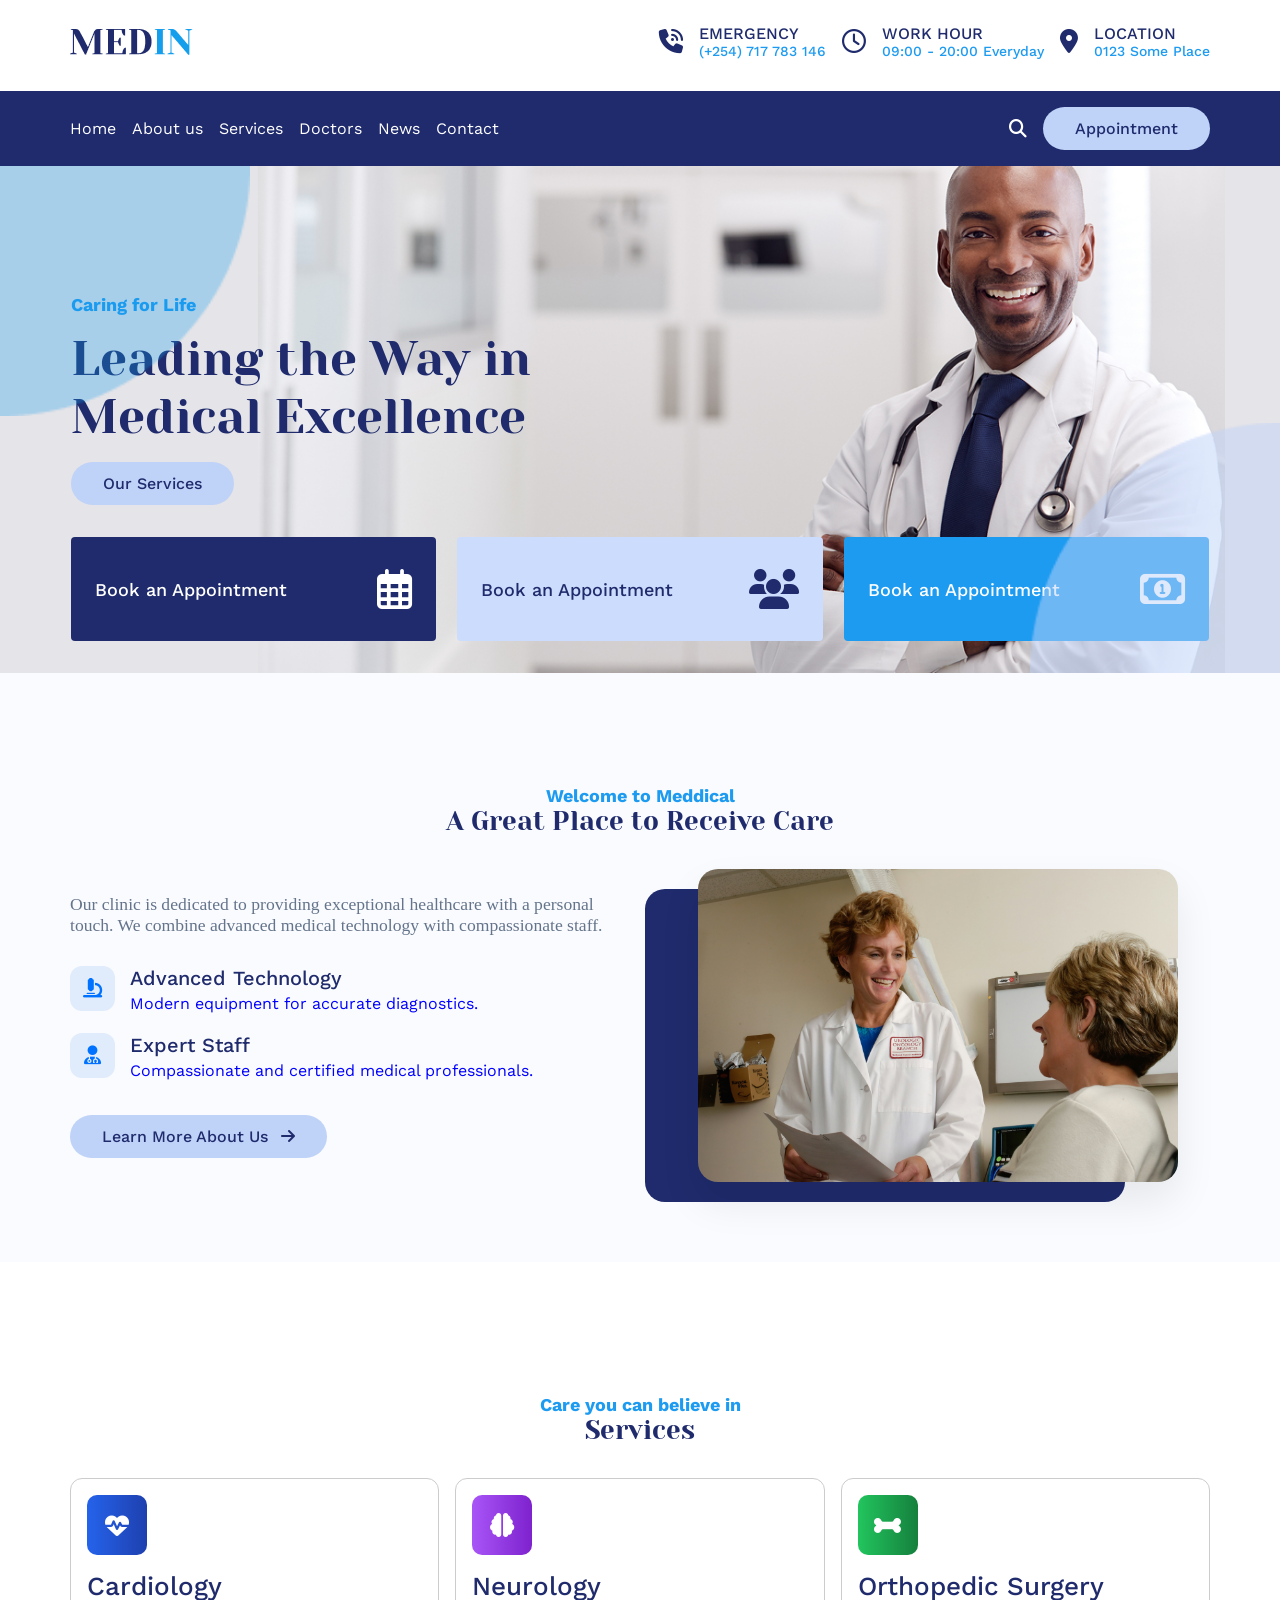
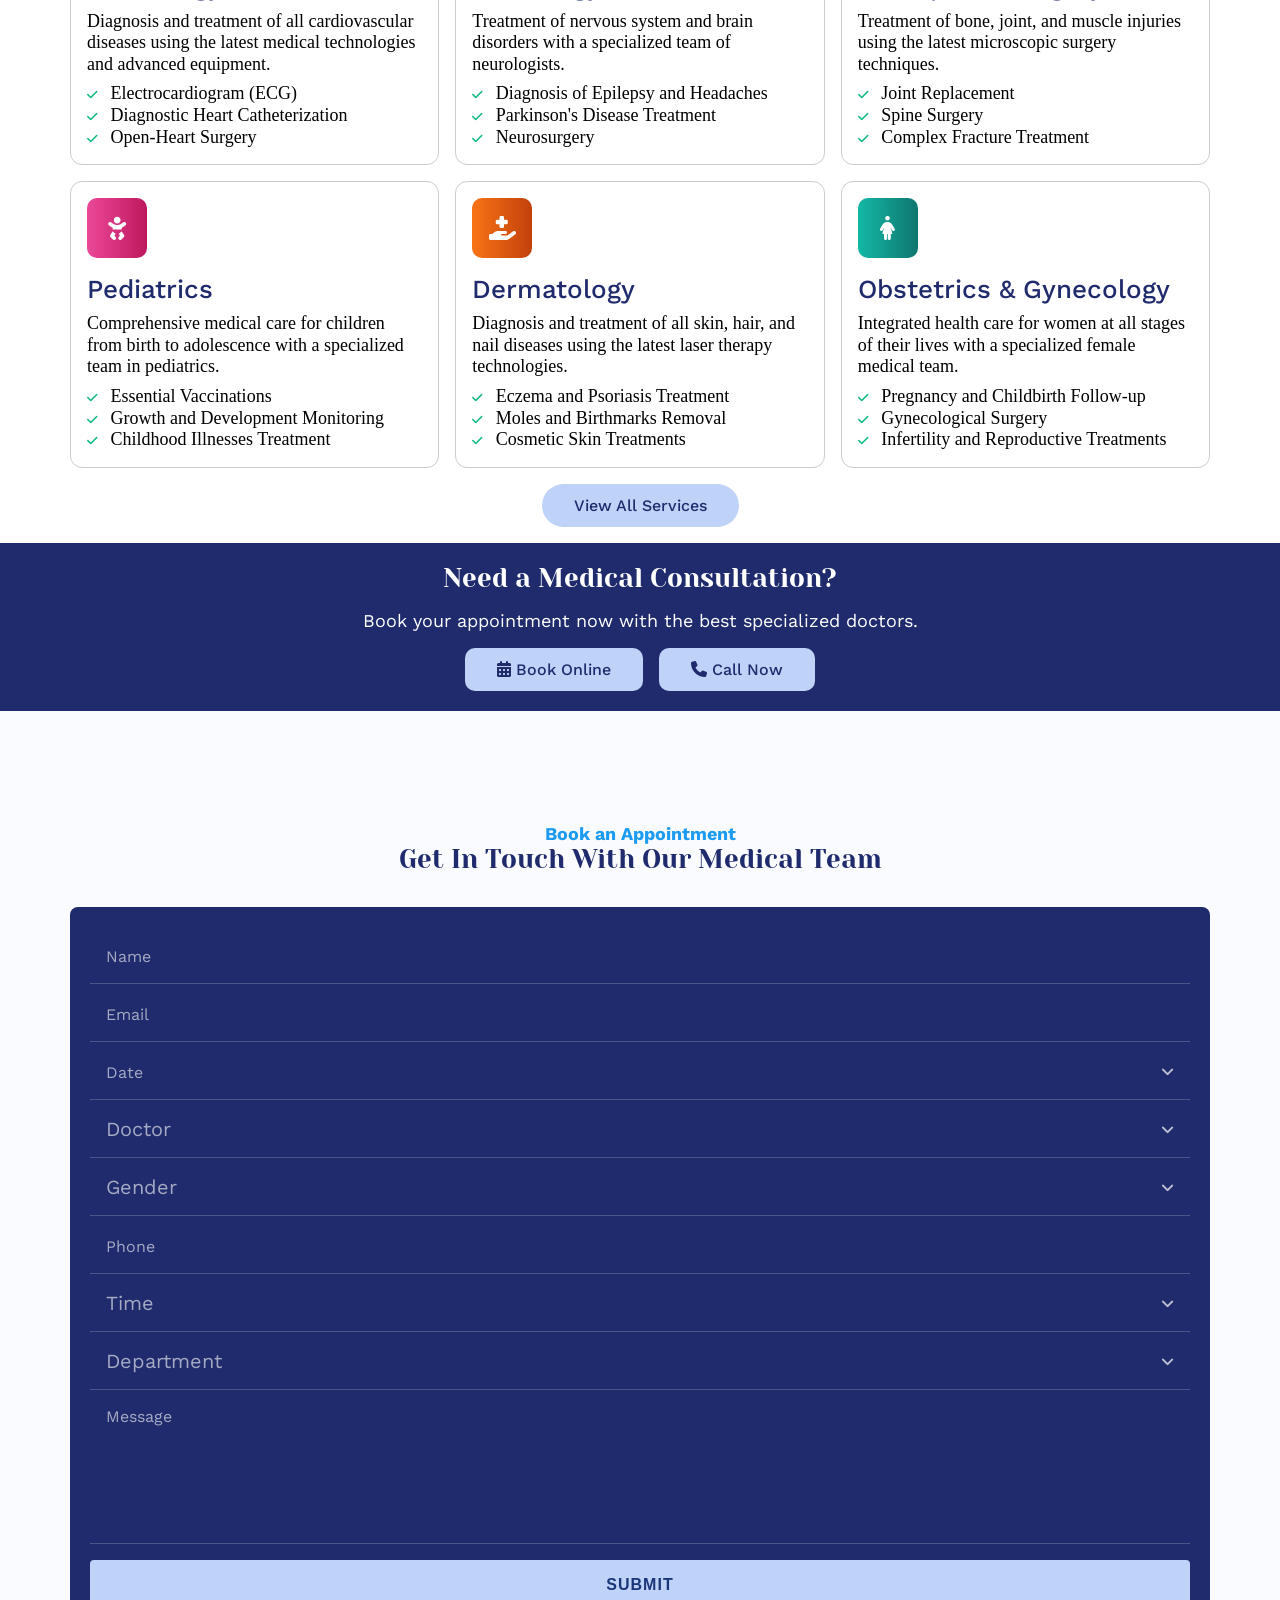
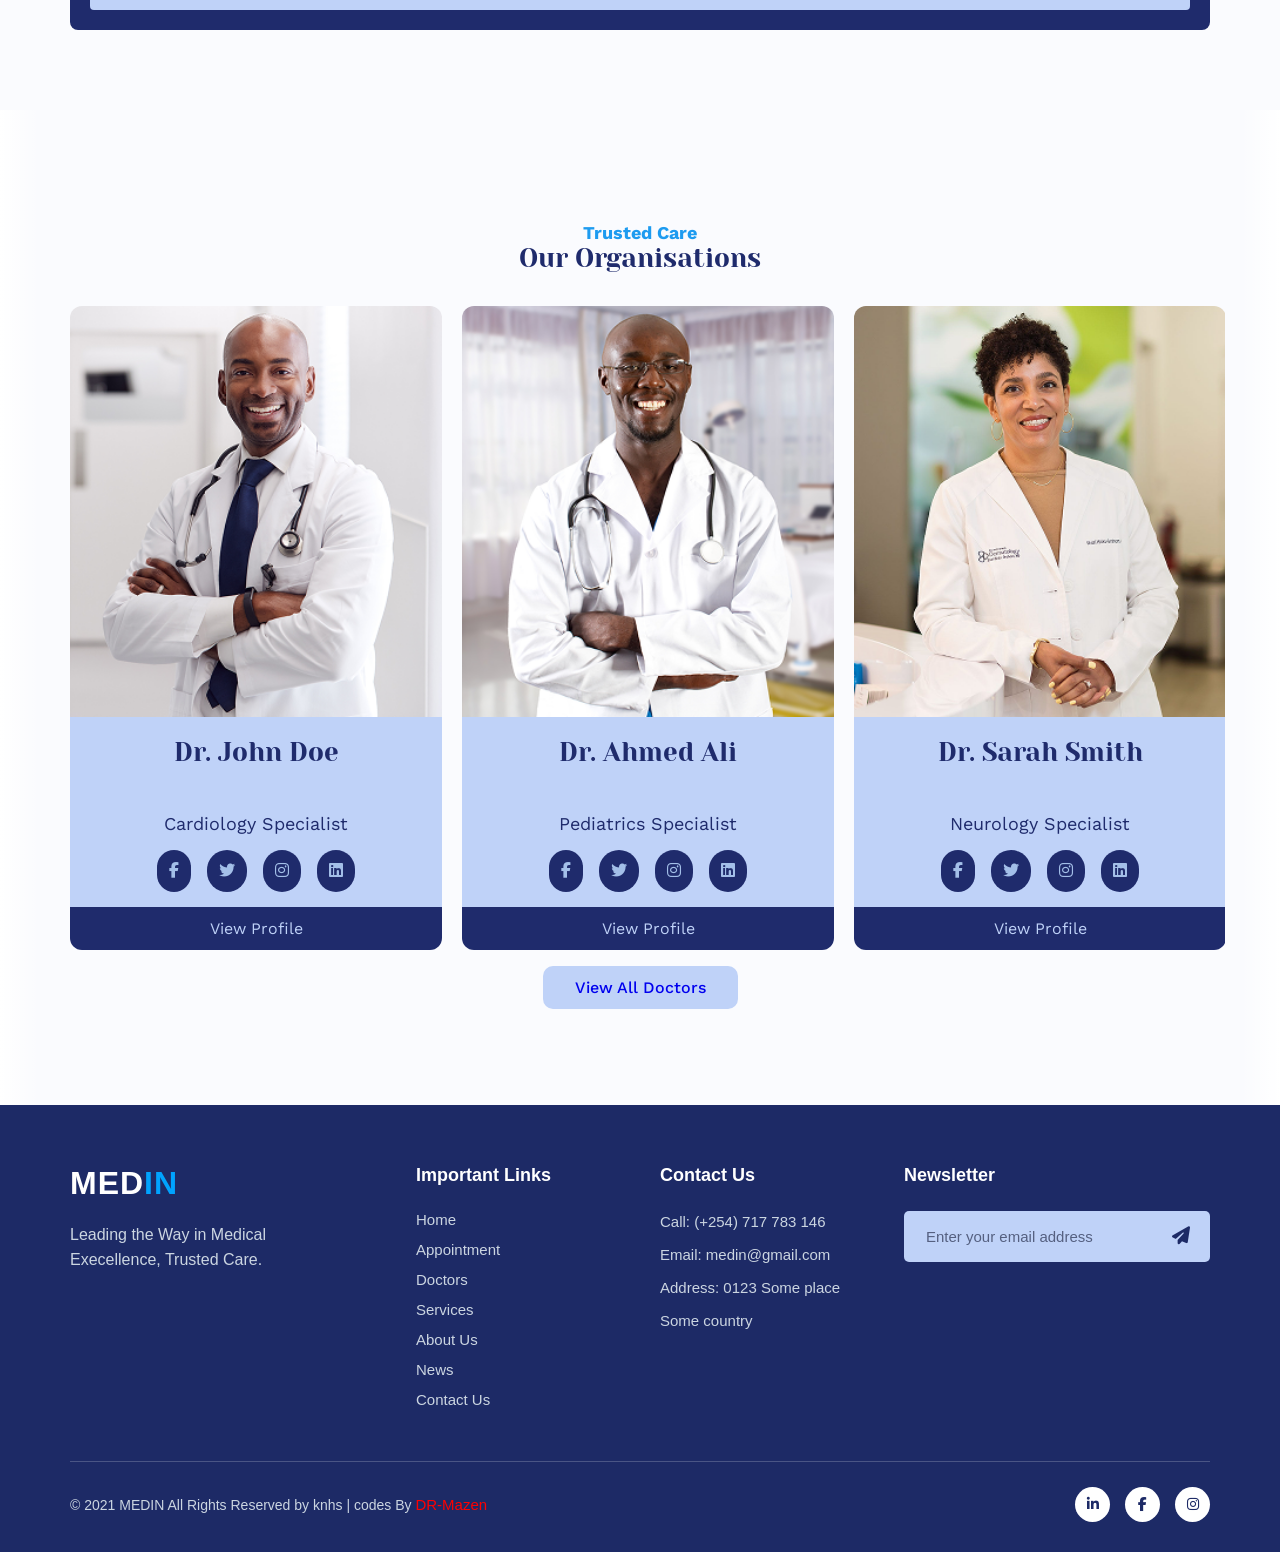
<file: index.html>
<!DOCTYPE html>
<html lang="en">

<head>
    <!-- meta-------------------- -->
    <meta charset="UTF-8">
    <meta name="viewport" content="width=device-width, initial-scale=1.0">
    <!-- google-font---------------------- -->
    <link rel="preconnect" href="https://fonts.googleapis.com">
    <link rel="preconnect" href="https://fonts.gstatic.com" crossorigin>
    <link
        href="https://fonts.googleapis.com/css2?family=Work+Sans:ital,wght@0,400;0,500;0,700;1,400&family=Yeseva+One&display=swap"
        rel="stylesheet">
    <!-- css-file----------------------------------- -->
    <link rel="stylesheet" href="css.file/main.css">
    <link rel="stylesheet" href="css.file/landig.css">
    <!-- font-as-------------------------------------- -->
    <link rel="stylesheet" href="https://cdnjs.cloudflare.com/ajax/libs/font-awesome/6.7.2/css/all.min.css">
    <!-- title----------------------------- -->
    <link rel="icon" type="image/png" href="img/hospital.png">
    <title>MEDIN</title>
</head>

<body>
    <!-- start head========================== -->
    <header class="main-header">
        <div class="top-header">
            <div class="container header-flex">
                <div class="logo">
                    <a href="index.html">
                        <img src="img/Medin-logo.png" alt="MEDIN Logo">
                    </a>
                </div>

                <div class="contact-info">
                    <div class="info-item">
                        <div class="info-icon">
                            <i class="fa-solid fa-phone-volume"></i>
                        </div>
                        <div class="info-text">
                            <span>EMERGENCY</span>
                            <a href="tel:+254717783146">(+254) 717 783 146</a>
                        </div>
                    </div>

                    <div class="info-item">
                        <div class="info-icon">
                            <i class="fa-regular fa-clock"></i>
                        </div>
                        <div class="info-text">
                            <span>WORK HOUR</span>
                            <p>09:00 - 20:00 Everyday</p>
                        </div>
                    </div>

                    <div class="info-item">
                        <div class="info-icon">
                            <i class="fa-solid fa-location-dot"></i>
                        </div>
                        <div class="info-text">
                            <span>LOCATION</span>
                            <p>0123 Some Place</p>
                        </div>
                    </div>
                </div>
            </div>
        </div>

        <nav class="navbar">
            <div class="container nav-flex">
                <div class="logo">
                    <a href="index.html">
                        <img src="img/Medin-logo-2.png" alt="MEDIN Logo">
                    </a>
                </div>
                <ul class="nav-links">
                    <li><a href="index.html" class="active">Home</a></li>
                    <li><a href="html.file/about.html">About us</a></li>
                    <li><a href="html.file/service.html">Services</a></li>
                    <li><a href="html.file/doctor.html">Doctors</a></li>
                    <li><a href="html.file/news.html">News</a></li>
                    <li><a href="html.file/contact.html">Contact</a></li>
                </ul>

                <div class="nav-actions">
                    <button class="search-btn" aria-label="Search">
                        <i class="fa-solid fa-magnifying-glass"></i>
                    </button>
                    <a href="Appointment.html" class="appointment-btn">Appointment</a>
                    <div class="list-icon"><i class="fa-solid fa-bars"></i></div>
                </div>
            </div>
        </nav>
    </header>
    <!-- end of header====================================== -->
    <!-- ====================================================================Hero-section=========================================================== -->
    <main>
        <section class="hero-section">
            <div class="layer"></div>
            <div class="container">
                <div class="hero-info">
                    <p class="sub-title">Caring for Life</p>
                    <h1>Leading the Way in Medical Excellence</h1>
                    <a class="hero-btn" href="html.file/service.html">Our Services</a>
                </div>
                <div class="hero-cards">
                    <div class="card card-dark">
                        <div class="card-content">
                            <h3>Book an Appointment</h3>
                        </div>
                        <div class="card-icon">
                            <i class="fa-regular fa-calendar-days"></i>
                        </div>
                    </div>

                    <div class="card card-light">
                        <div class="card-content">
                            <h3>Book an Appointment</h3>
                        </div>
                        <div class="card-icon">
                            <i class="fa-solid fa-users"></i>
                        </div>
                    </div>

                    <div class="card card-primary">
                        <div class="card-content">
                            <h3>Book an Appointment</h3>
                        </div>
                        <div class="card-icon">
                            <i class="fa-regular fa-money-bill-1"></i>
                        </div>
                    </div>
                </div>
            </div>
        </section>
        <!-- ==========================================================welcome section============================ -->
        <section class="welcome" id="about">
            <div class="spectial-title">
                <p class="sub">Welcome to Meddical</p>
                <h2>A Great Place to Receive Care</h2>
            </div>

            <div class="container welcome-wrapper">
                <div class="welcome-content">
                    <p class="main-desc">
                        Our clinic is dedicated to providing exceptional healthcare with a personal touch. We combine
                        advanced medical technology with compassionate staff.
                    </p>

                    <div class="features-grid">
                        <div class="feature-item">
                            <div class="f-icon"><i class="fa-solid fa-microscope"></i></div>
                            <div class="f-text">
                                <h4>Advanced Technology</h4>
                                <p>Modern equipment for accurate diagnostics.</p>
                            </div>
                        </div>

                        <div class="feature-item">
                            <div class="f-icon"><i class="fa-solid fa-user-doctor"></i></div>
                            <div class="f-text">
                                <h4>Expert Staff</h4>
                                <p>Compassionate and certified medical professionals.</p>
                            </div>
                        </div>
                    </div>

                    <div class="welcome-btn">
                        <a href="html.file/about.html">Learn More About Us <i class="fa-solid fa-arrow-right"></i></a>
                    </div>
                </div>

                <div class="welcome-img-container">
                    <div class="img-backdrop"></div> <img src="img/welcome1.jpg" alt="welcome" class="welcome-img">
                </div>
            </div>
        </section>
        <!-- =========================================================================service secyion========================================= -->
        <section class="services" id="service">
            <div class="spectial-title">
                <p class="sub">Care you can believe in</p>
                <h2>Services</h2>
            </div>
            <div class="container">
                <div class="service-cards">
                    <div class="service-icon">
                        <i class="fa-solid fa-heart-pulse"></i>
                    </div>
                    <div class="info">
                        <h3>Cardiology</h3>
                        <p>Diagnosis and treatment of all cardiovascular diseases using the latest medical technologies
                            and advanced equipment.</p>
                        <ul>
                            <li><i class="fa-solid fa-check"></i> Electrocardiogram (ECG)</li>
                            <li><i class="fa-solid fa-check"></i> Diagnostic Heart Catheterization</li>
                            <li><i class="fa-solid fa-check"></i> Open-Heart Surgery</li>
                        </ul>
                    </div>
                </div>

                <div class="service-cards">
                    <div class="service-icon">
                        <i class="fa-solid fa-brain"></i>
                    </div>
                    <div class="info">
                        <h3>Neurology</h3>
                        <p>Treatment of nervous system and brain disorders with a specialized team of neurologists.</p>
                        <ul>
                            <li><i class="fa-solid fa-check"></i> Diagnosis of Epilepsy and Headaches</li>
                            <li><i class="fa-solid fa-check"></i> Parkinson's Disease Treatment</li>
                            <li><i class="fa-solid fa-check"></i> Neurosurgery</li>
                        </ul>
                    </div>
                </div>

                <div class="service-cards">
                    <div class="service-icon">
                        <i class="fa-solid fa-bone"></i>
                    </div>
                    <div class="info">
                        <h3>Orthopedic Surgery</h3>
                        <p>Treatment of bone, joint, and muscle injuries using the latest microscopic surgery
                            techniques.</p>
                        <ul>
                            <li><i class="fa-solid fa-check"></i> Joint Replacement</li>
                            <li><i class="fa-solid fa-check"></i> Spine Surgery</li>
                            <li><i class="fa-solid fa-check"></i> Complex Fracture Treatment</li>
                        </ul>
                    </div>
                </div>

                <div class="service-cards">
                    <div class="service-icon">
                        <i class="fa-solid fa-baby"></i>
                    </div>
                    <div class="info">
                        <h3>Pediatrics</h3>
                        <p>Comprehensive medical care for children from birth to adolescence with a specialized team in
                            pediatrics.</p>
                        <ul>
                            <li><i class="fa-solid fa-check"></i> Essential Vaccinations</li>
                            <li><i class="fa-solid fa-check"></i> Growth and Development Monitoring</li>
                            <li><i class="fa-solid fa-check"></i> Childhood Illnesses Treatment</li>
                        </ul>
                    </div>
                </div>

                <div class="service-cards">
                    <div class="service-icon">
                        <i class="fa-solid fa-hand-holding-medical"></i>
                    </div>
                    <div class="info">
                        <h3>Dermatology</h3>
                        <p>Diagnosis and treatment of all skin, hair, and nail diseases using the latest laser therapy
                            technologies.</p>
                        <ul>
                            <li><i class="fa-solid fa-check"></i> Eczema and Psoriasis Treatment</li>
                            <li><i class="fa-solid fa-check"></i> Moles and Birthmarks Removal</li>
                            <li><i class="fa-solid fa-check"></i> Cosmetic Skin Treatments</li>
                        </ul>
                    </div>
                </div>

                <div class="service-cards">
                    <div class="service-icon">
                        <i class="fa-solid fa-person-dress"></i>
                    </div>
                    <div class="info">
                        <h3>Obstetrics & Gynecology</h3>
                        <p>Integrated health care for women at all stages of their lives with a specialized female
                            medical team.</p>
                        <ul>
                            <li><i class="fa-solid fa-check"></i> Pregnancy and Childbirth Follow-up</li>
                            <li><i class="fa-solid fa-check"></i> Gynecological Surgery</li>
                            <li><i class="fa-solid fa-check"></i> Infertility and Reproductive Treatments</li>
                        </ul>
                    </div>
                </div>
            </div>

            <div class="service-btn">
                <a href="html.file/service.html">View All Services</a>
            </div>

        </section>
        <!-- ============================================================Cta section================================================================ -->
        <section class="cta-section">
            <div class="container">
                <h2>Need a Medical Consultation?</h2>

                <p>Book your appointment now with the best specialized doctors.</p>

                <div class="cta-buttons">
                    <a href="Appointment.html" class="btn-online">
                        <i class="fa-solid fa-calendar-days"></i> Book Online
                    </a>

                    <a href="Contact.html" class="btn-call">
                        <i class="fa-solid fa-phone"></i> Call Now
                    </a>
                </div>
            </div>
        </section>
        <!-- ============================================================Content section================================================================ -->
        <section class="content-section" id="Contact">
            <div class="spectial-title">
                <p class="sub">Book an Appointment</p>
                <h2>Get In Touch With Our Medical Team</h2>
            </div>

            <div class="container">
                <form class="appointment-form">
                    <div class="form-group">
                        <input type="text" name="name" placeholder="Name" required>
                    </div>

                    <div class="form-group">
                        <input type="email" name="email" placeholder="Email" required>
                    </div>

                    <div class="form-group select-wrapper">
                        <input type="text" name="date" placeholder="Date" onfocus="(this.type='date')"
                            onblur="if(!this.value)this.type='text'" required>
                    </div>

                    <div class="form-group select-wrapper">
                        <select name="doctor" required>
                            <option value="" disabled selected hidden>Doctor</option>
                            <option value="dr-john">Dr. John Doe (Cardiology)</option>
                            <option value="dr-sarah">Dr. Sarah Smith (Pediatrics)</option>
                            <option value="dr-ahmed">Dr. Ahmed Ali (Neurology)</option>
                            <option value="dr-emily">Dr. Emily Brown (Dermatology)</option>
                            <option value="dr-michael">Dr. Michael Chang (Orthopedics)</option>
                            <option value="dr-yasmine">Dr. Yasmine Kamel (Obstetrics & Gynecology)</option>
                            <option value="dr-david">Dr. David Miller (General Surgery)</option>
                            <option value="dr-lisa">Dr. Lisa Anderson (Internal Medicine)</option>
                        </select>
                    </div>

                    <div class="form-group select-wrapper">
                        <select name="gender" required>
                            <option value="" disabled selected hidden>Gender</option>
                            <option value="male">Male</option>
                            <option value="female">Female</option>
                        </select>
                    </div>

                    <div class="form-group">
                        <input type="tel" name="phone" placeholder="Phone" required>
                    </div>

                    <div class="form-group select-wrapper">
                        <select name="time" required>
                            <option value="" disabled selected hidden>Time</option>
                            <option value="morning-1">Early Morning (08:00 AM - 11:00 AM)</option>
                            <option value="morning-2">Late Morning (11:00 AM - 02:00 PM)</option>

                            <option value="afternoon">Afternoon (02:00 PM - 05:00 PM)</option>
                            <option value="evening-1">Early Evening (05:00 PM - 08:00 PM)</option>
                            <option value="evening-2">Late Evening (08:00 PM - 11:00 PM)</option>

                            <option value="night">Night Shift / Emergency (11:00 PM - 08:00 AM)</option>
                        </select>
                    </div>

                    <div class="form-group select-wrapper">
                        <select name="department" required>
                            <option value="" disabled selected hidden>Department</option>
                            <option value="cardiology">Cardiology</option>
                            <option value="neurology">Neurology</option>
                            <option value="pediatrics">Pediatrics</option>
                            <option value="orthopedics">Orthopedics</option>
                            <option value="dermatology">Dermatology</option>
                            <option value="ent">ENT (Ear, Nose & Throat)</option>
                            <option value="ophthalmology">Ophthalmology</option>
                            <option value="gastroenterology">Gastroenterology</option>
                            <option value="endocrinology">Endocrinology</option>
                            <option value="pulmonology">Pulmonology</option>
                            <option value="urology">Urology</option>
                            <option value="gynecology">Gynecology</option>
                            <option value="general-surgery">General Surgery</option>
                            <option value="emergency-medicine">Emergency Medicine</option>
                            <option value="radiology">Radiology</option>
                            <option value="dentistry">Dentistry</option>
                            <option value="psychiatry">Psychiatry</option>
                            <option value="nephrology">Nephrology</option>
                        </select>
                    </div>

                    <div class="form-group full-width">
                        <textarea name="message" rows="5" placeholder="Message"></textarea>
                    </div>

                    <div class="form-submit">
                        <button type="submit">SUBMIT</button>
                    </div>
                </form>
            </div>
        </section>
        <!-- =================================================================================================docter============================================= -->
        <section class="doctors" id="doctor">
            <div class="spectial-title">
                <p class="sub">Trusted Care</p>
                <h2>Our Organisations</h2>
            </div>
            <div class="container">
                <div class="doctor-cards">
                    <div class="doctor-img">
                        <img src="img/Rectangle19.png" alt="Dr. John Doe">
                    </div>
                    <div class="doctor-info">
                        <h3>Dr. John Doe</h3>
                        <p>Cardiology Specialist</p>
                        <ul class="doctor-social">
                            <li><a href="#"><i class="fa-brands fa-facebook-f"></i></a></li>
                            <li><a href="#"><i class="fa-brands fa-twitter"></i></a></li>
                            <li><a href="#"><i class="fa-brands fa-instagram"></i></a></li>
                            <li><a href="#"><i class="fa-brands fa-linkedin"></i></a></li>
                        </ul>
                    </div>
                    <div class="docter-btn">
                        <a href="#">View Profile</a>
                    </div>
                </div>

                <div class="doctor-cards">
                    <div class="doctor-img">
                        <img src="img/Rectangle18.png" alt="Dr. John Doe">
                    </div>
                    <div class="doctor-info">
                        <h3>Dr. Ahmed Ali</h3>
                        <p>Pediatrics Specialist</p>
                        <ul class="doctor-social">
                            <li><a href="#"><i class="fa-brands fa-facebook-f"></i></a></li>
                            <li><a href="#"><i class="fa-brands fa-twitter"></i></a></li>
                            <li><a href="#"><i class="fa-brands fa-instagram"></i></a></li>
                            <li><a href="#"><i class="fa-brands fa-linkedin"></i></a></li>
                        </ul>
                    </div>
                    <div class="docter-btn">
                        <a href="#">View Profile</a>
                    </div>
                </div>

                <div class="doctor-cards">
                    <div class="doctor-img">
                        <img src="img/Rectangle20.png" alt="Dr. John Doe">
                    </div>
                    <div class="doctor-info">
                        <h3>Dr. Sarah Smith</h3>
                        <p>Neurology Specialist</p>
                        <ul class="doctor-social">
                            <li><a href="#"><i class="fa-brands fa-facebook-f"></i></a></li>
                            <li><a href="#"><i class="fa-brands fa-twitter"></i></a></li>
                            <li><a href="#"><i class="fa-brands fa-instagram"></i></a></li>
                            <li><a href="#"><i class="fa-brands fa-linkedin"></i></a></li>
                        </ul>
                    </div>
                    <div class="docter-btn">
                        <a href="#">View Profile</a>
                    </div>
                </div>
            </div>

            <div class="btn docter-btn">
                <a href="html.file/doctor.html">View All Doctors</a>
            </div>
        </section>
        <!-- ============================================================================================================================== -->

    </main>

    <!-- start of foooter================================================================== -->

    <footer>
        <div class="container">
            <div class="footer-top">
                <div class="footer-col brand-col">
                    <h2 class="footer-logo">MED<span>IN</span></h2>
                    <p class="footer-desc">Leading the Way in Medical Execellence, Trusted Care.</p>
                </div>

                <div class="footer-col">
                    <h3>Important Links</h3>
                    <ul class="footer-links">
                        <li><a href="index.html">Home</a></li>
                        <li><a href="html.file/Appointment.html">Appointment</a></li>
                        <li><a href="html.file/doctor.html">Doctors</a></li>
                        <li><a href="html.file/service.html">Services</a></li>
                        <li><a href="html.file/about.html">About Us</a></li>
                        <li><a href="html.file/news.html">News</a></li>
                        <li><a href="html.file/contact.html">Contact Us</a></li>
                    </ul>
                </div>

                <div class="footer-col">
                    <h3>Contact Us</h3>
                    <ul class="footer-contact">
                        <li>Call: (+254) 717 783 146</li>
                        <li>Email: medin@gmail.com</li>
                        <li>Address: 0123 Some place</li>
                        <li>Some country</li>
                    </ul>
                </div>

                <div class="footer-col newsletter-col">
                    <h3>Newsletter</h3>
                    <form class="newsletter-form">
                        <input type="email" placeholder="Enter your email address" required>
                        <button type="submit">
                            <i class="fa-solid fa-paper-plane"></i>
                        </button>
                    </form>
                </div>
            </div>

            <hr class="footer-divider">

            <div class="footer-bottom">
                <p class="copyright">© 2021 MEDIN All Rights Reserved by knhs | codes By <a
                        href="https://github.com/drmazenaskar-blip" target="_blank">DR-Mazen</a></p>
                <ul class="footer-socials">
                    <li><a href="#"><i class="fa-brands fa-linkedin-in"></i></a></li>
                    <li><a href="#"><i class="fa-brands fa-facebook-f"></i></a></li>
                    <li><a href="#"><i class="fa-brands fa-instagram"></i></a></li>
                </ul>
            </div>
        </div>
    </footer>

</body>

</html>
</file>
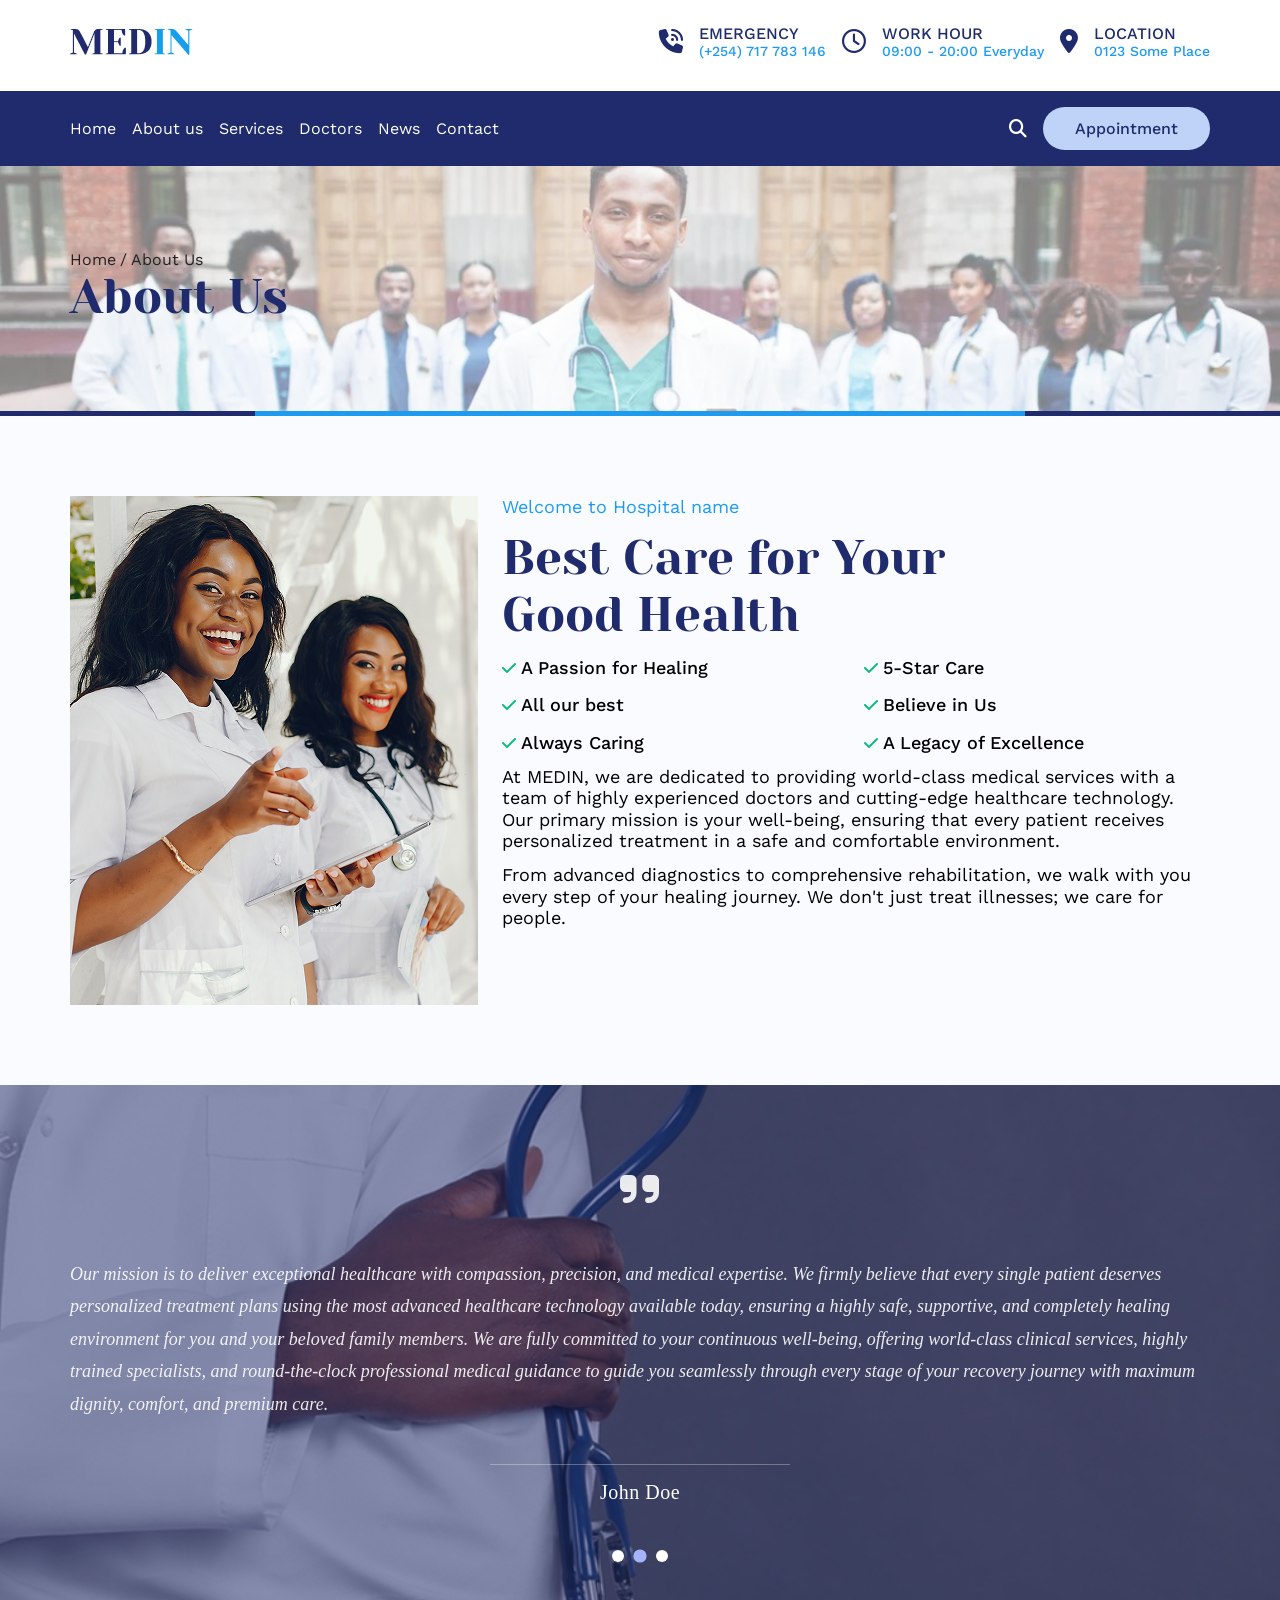
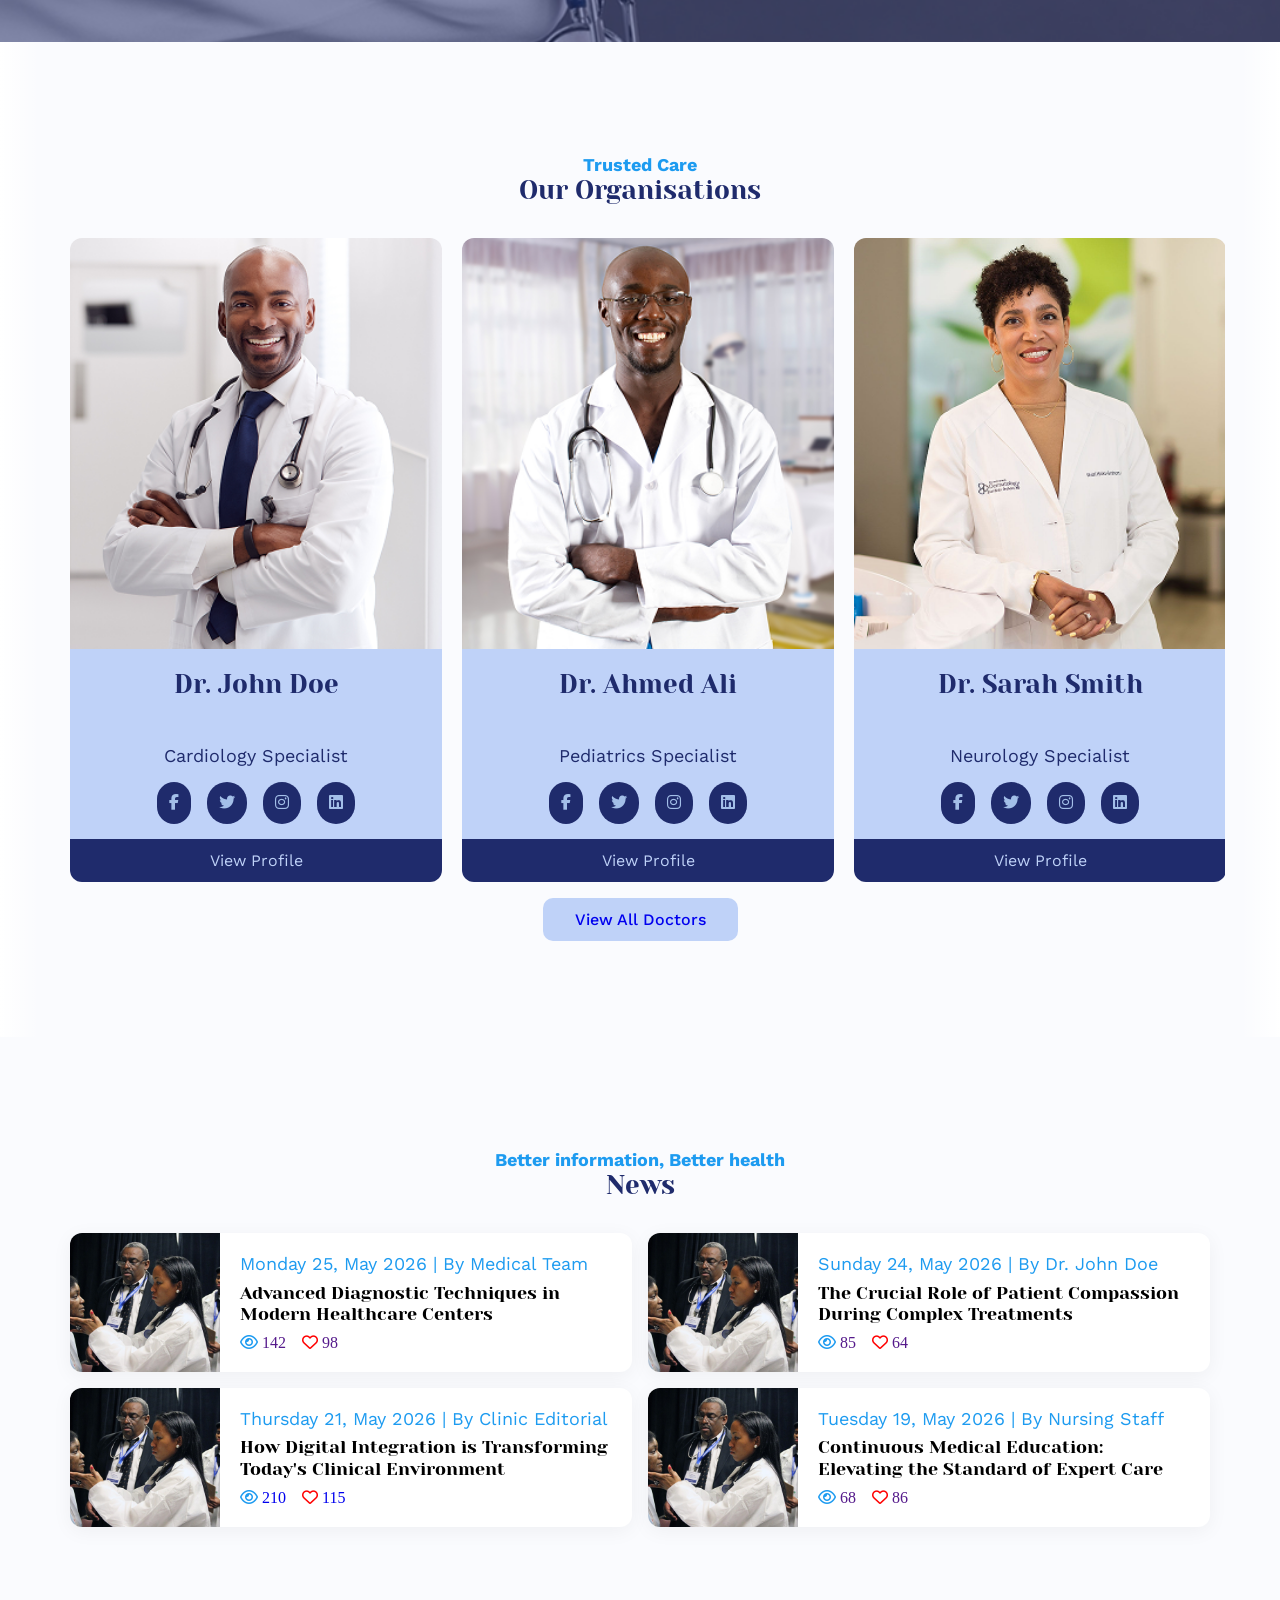
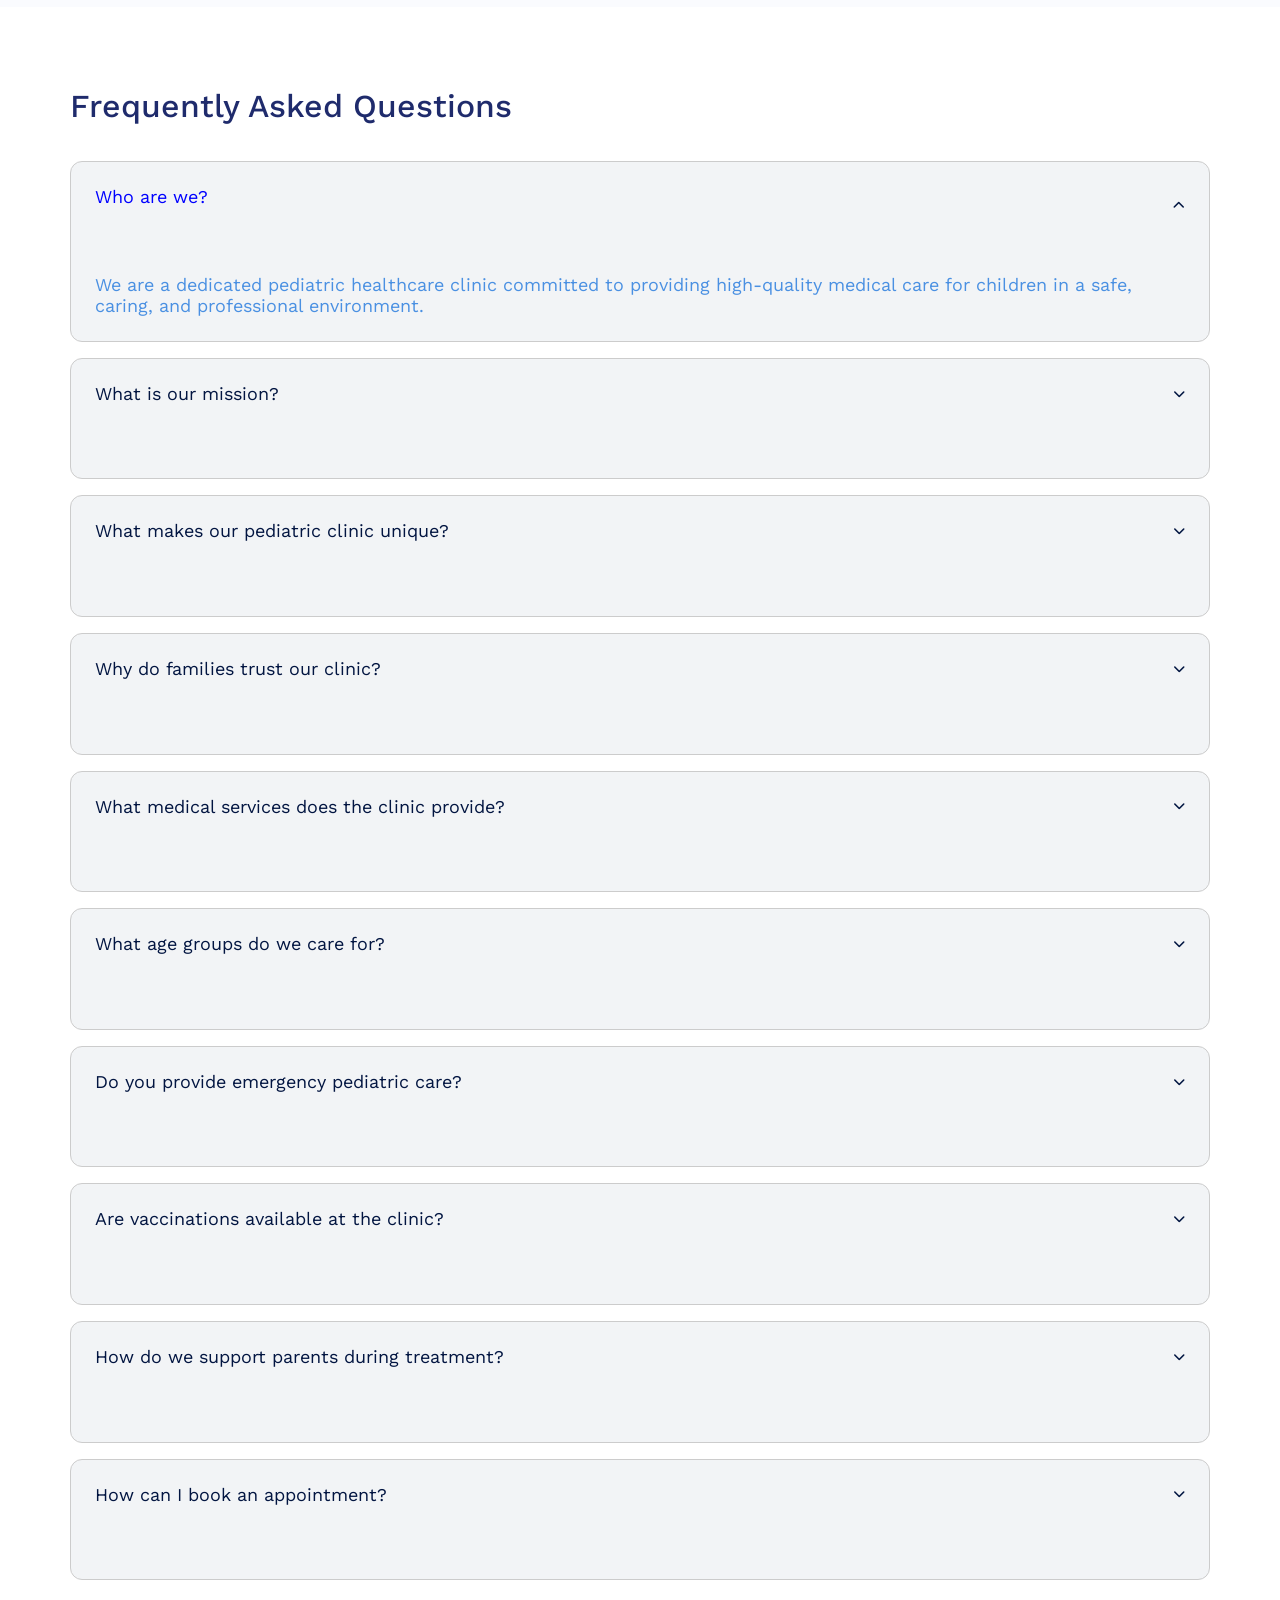
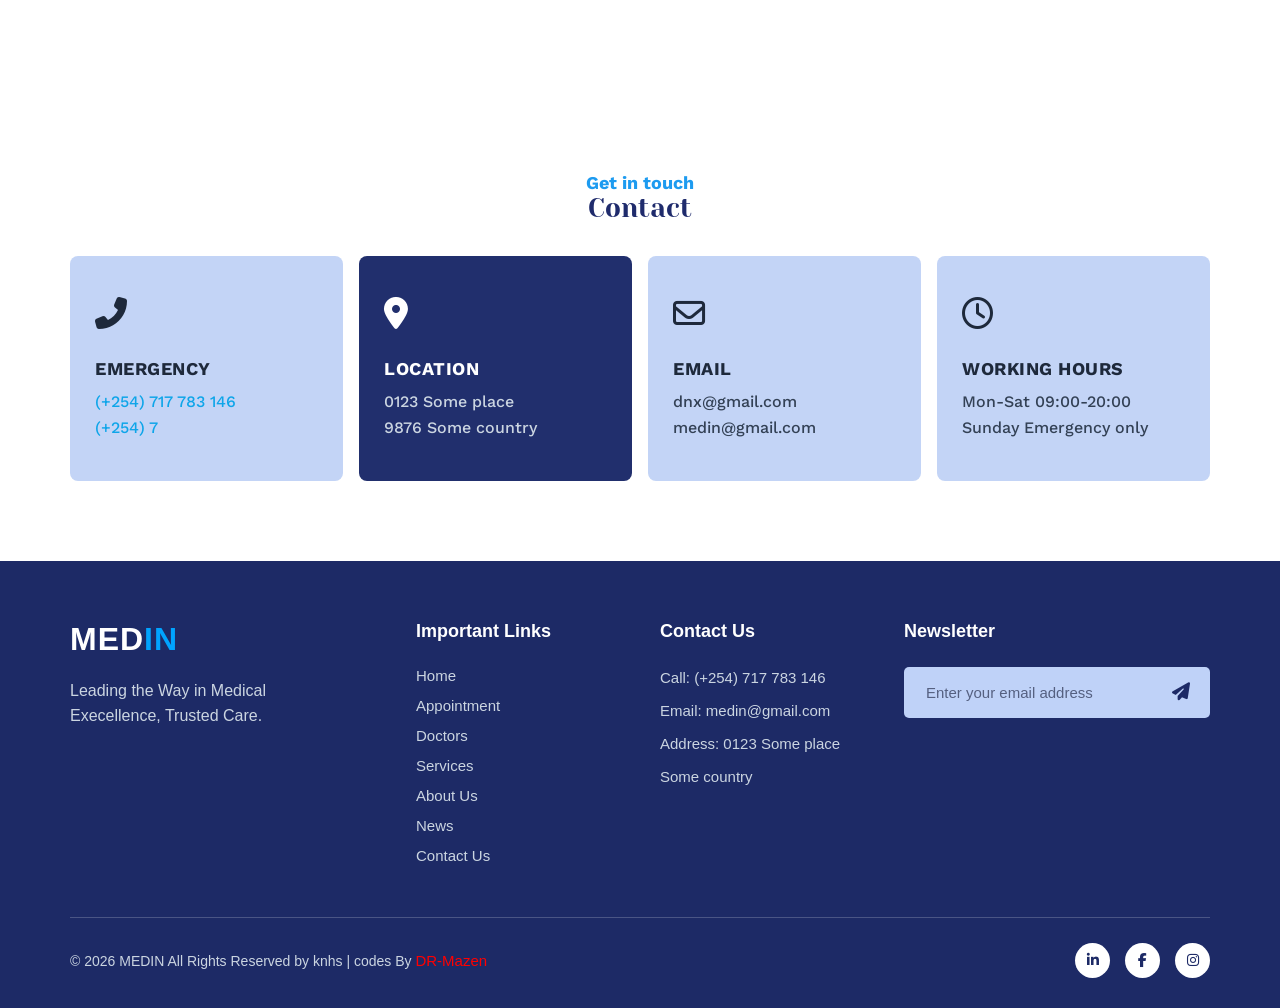
<file: html.file/about.html>
<!DOCTYPE html>
<html lang="en">

<head>
    <!-- meta-------------------- -->
    <meta charset="UTF-8">
    <meta name="viewport" content="width=device-width, initial-scale=1.0">
    <!-- google-font---------------------- -->
    <link rel="preconnect" href="https://fonts.googleapis.com">
    <link rel="preconnect" href="https://fonts.gstatic.com" crossorigin>
    <link
        href="https://fonts.googleapis.com/css2?family=Work+Sans:ital,wght@0,400;0,500;0,700;1,400&family=Yeseva+One&display=swap"
        rel="stylesheet">
    <!-- css-file----------------------------------- -->
    <link rel="stylesheet" href="../css.file/main.css">
    <link rel="stylesheet" href="../css.file/about.css">
    <!-- font-as-------------------------------------- -->
    <link rel="stylesheet" href="https://cdnjs.cloudflare.com/ajax/libs/font-awesome/6.7.2/css/all.min.css">
    <!-- title----------------------------- -->
    <link rel="icon" type="image/png" href="../img/hospital.png">
    <title>MEDIN | About</title>
</head>

<body>
    <!-- start head========================== -->
    <header class="main-header">
        <div class="top-header">
            <div class="container header-flex">
                <div class="logo">
                    <a href="index.html">
                        <img src="../img/Medin-logo.png" alt="MEDIN Logo">
                    </a>
                </div>

                <div class="contact-info">
                    <div class="info-item">
                        <div class="info-icon">
                            <i class="fa-solid fa-phone-volume"></i>
                        </div>
                        <div class="info-text">
                            <span>EMERGENCY</span>
                            <a href="tel:+254717783146">(+254) 717 783 146</a>
                        </div>
                    </div>

                    <div class="info-item">
                        <div class="info-icon">
                            <i class="fa-regular fa-clock"></i>
                        </div>
                        <div class="info-text">
                            <span>WORK HOUR</span>
                            <p>09:00 - 20:00 Everyday</p>
                        </div>
                    </div>

                    <div class="info-item">
                        <div class="info-icon">
                            <i class="fa-solid fa-location-dot"></i>
                        </div>
                        <div class="info-text">
                            <span>LOCATION</span>
                            <p>0123 Some Place</p>
                        </div>
                    </div>
                </div>
            </div>
        </div>

        <nav class="navbar">
            <div class="container nav-flex">
                <div class="logo">
                    <a href="index.html">
                        <img src="../img/Medin-logo-2.png" alt="MEDIN Logo">
                    </a>
                </div>
                <ul class="nav-links">
                    <li><a href="../index.html" class="active">Home</a></li>
                    <li><a href="about.html">About us</a></li>
                    <li><a href="service.html">Services</a></li>
                    <li><a href="doctor.html">Doctors</a></li>
                    <li><a href="news.html">News</a></li>
                    <li><a href="contact.html">Contact</a></li>
                </ul>

                <div class="nav-actions">
                    <button class="search-btn" aria-label="Search">
                        <i class="fa-solid fa-magnifying-glass"></i>
                    </button>
                    <a href="Appointment.html" class="appointment-btn">Appointment</a>
                    <div class="list-icon"><i class="fa-solid fa-bars"></i></div>
                </div>
            </div>
        </nav>
    </header>
    <!-- end of header====================================== -->
    <!-- ====================================================================Hero-section=========================================================== -->
    <main>
        <section class="hero-section">
            <div class="container">
                <div class="hero-info">
                    <span><a href="../index.html">Home</a></span>
                    <span>/</span>
                    <span><a href="about.html">About Us</a></span>
                    <h1>About Us</h1>
                </div>
            </div>
        </section>
        <!-- =======================================================================About=================================================================== -->
        <section class="about-section">
            <div class="container">
                <div class="about-img"><img src="../img/Rectangle4.png" alt=""></div>
                <div class="about-info">
                    <p class="sub-title"> Welcome to Hospital name</p>
                    <h1>Best Care for Your<br> Good Health</h1>
                    <ul class="about-list">
                        <li><i class="fa-solid fa-check"></i>A Passion for Healing</li>
                        <li><i class="fa-solid fa-check"></i>5-Star Care</li>
                        <li><i class="fa-solid fa-check"></i>All our best</li>
                        <li><i class="fa-solid fa-check"></i>Believe in Us</li>
                        <li><i class="fa-solid fa-check"></i>Always Caring</li>
                        <li><i class="fa-solid fa-check"></i>A Legacy of Excellence</li>
                    </ul>
                    <p>
                        At MEDIN, we are dedicated to providing world-class medical services with a team of highly
                        experienced doctors and cutting-edge healthcare technology. Our primary mission is your
                        well-being, ensuring that every patient receives personalized treatment in a safe and
                        comfortable environment.
                    </p>
                    <p>
                        From advanced diagnostics to comprehensive rehabilitation, we walk with you every step of your
                        healing journey. We don't just treat illnesses; we care for people.
                    </p>
                </div>
            </div>
        </section>
        <!-- ===================================================testimonial========================================================================== -->
        <section class="testimonial-section">
            <div class="container">
                <div class="quote-icon">
                    <i class="fa-solid fa-quote-right"></i>
                </div>

                <blockquote class="testimonial-text">
                    <p>
                        Our mission is to deliver exceptional healthcare with compassion, precision, and medical
                        expertise. We firmly believe that every single patient deserves personalized treatment plans
                        using the most advanced healthcare technology available today, ensuring a highly safe,
                        supportive, and completely healing environment for you and your beloved family members. We are
                        fully committed to your continuous well-being, offering world-class clinical services, highly
                        trained specialists, and round-the-clock professional medical guidance to guide you seamlessly
                        through every stage of your recovery journey with maximum dignity, comfort, and premium care.
                    </p>
                </blockquote>
                <hr class="testimonial-divider">

                <h3 class="testimonial-author">John Doe</h3>

                <div class="testimonial-dots">
                    <span class="dot"></span>
                    <span class="dot active"></span>
                    <span class="dot"></span>
                </div>
            </div>
        </section>
        <!-- ===============================================================Doctor================================================================================================ -->
        <section class="doctors">
            <div class="spectial-title">
                <p class="sub">Trusted Care</p>
                <h2>Our Organisations</h2>
            </div>
            <div class="container">
                <div class="doctor-cards">
                    <div class="doctor-img">
                        <img src="../img/Rectangle19.png" alt="Dr. John Doe">
                    </div>
                    <div class="doctor-info">
                        <h3>Dr. John Doe</h3>
                        <p>Cardiology Specialist</p>
                        <ul class="doctor-social">
                            <li><a href="#"><i class="fa-brands fa-facebook-f"></i></a></li>
                            <li><a href="#"><i class="fa-brands fa-twitter"></i></a></li>
                            <li><a href="#"><i class="fa-brands fa-instagram"></i></a></li>
                            <li><a href="#"><i class="fa-brands fa-linkedin"></i></a></li>
                        </ul>
                    </div>
                    <div class="docter-btn">
                        <a href="#">View Profile</a>
                    </div>
                </div>

                <div class="doctor-cards">
                    <div class="doctor-img">
                        <img src="../img/Rectangle18.png" alt="Dr. John Doe">
                    </div>
                    <div class="doctor-info">
                        <h3>Dr. Ahmed Ali</h3>
                        <p>Pediatrics Specialist</p>
                        <ul class="doctor-social">
                            <li><a href="#"><i class="fa-brands fa-facebook-f"></i></a></li>
                            <li><a href="#"><i class="fa-brands fa-twitter"></i></a></li>
                            <li><a href="#"><i class="fa-brands fa-instagram"></i></a></li>
                            <li><a href="#"><i class="fa-brands fa-linkedin"></i></a></li>
                        </ul>
                    </div>
                    <div class="docter-btn">
                        <a href="#">View Profile</a>
                    </div>
                </div>

                <div class="doctor-cards">
                    <div class="doctor-img">
                        <img src="../img/Rectangle20.png" alt="Dr. John Doe">
                    </div>
                    <div class="doctor-info">
                        <h3>Dr. Sarah Smith</h3>
                        <p>Neurology Specialist</p>
                        <ul class="doctor-social">
                            <li><a href="#"><i class="fa-brands fa-facebook-f"></i></a></li>
                            <li><a href="#"><i class="fa-brands fa-twitter"></i></a></li>
                            <li><a href="#"><i class="fa-brands fa-instagram"></i></a></li>
                            <li><a href="#"><i class="fa-brands fa-linkedin"></i></a></li>
                        </ul>
                    </div>
                    <div class="docter-btn">
                        <a href="#">View Profile</a>
                    </div>
                </div>
            </div>
            <div class="btn docter-btn">
                <a href="doctor.html">View All Doctors</a>
            </div>
        </section>
        <!-- ==================================================================Article================================================== -->
        <section class="articles-section">
            <div class="spectial-title">
                <p class="sub">Better information, Better health</p>
                <h2>News</h2>
            </div>
            <div class="container">
                <a href="">
                    <article class="article-card">
                        <div class="article-image">
                            <img src="../img/Rectangle9.png" alt="Medical Team Consulting">
                        </div>
                        <div class="article-content">
                            <span class="article-meta">Monday 25, May 2026 | By Medical Team</span>
                            <h3 class="article-title">Advanced Diagnostic Techniques in Modern Healthcare Centers</h3>
                            <div class="article-stats">
                                <span class="stat-item"><i class="far fa-eye"></i> 142</span>
                                <span class="stat-item"><i class="far fa-heart"></i> 98</span>
                            </div>
                        </div>
                    </article>
                </a>

                <a href="">
                    <article class="article-card">
                        <div class="article-image">
                            <img src="../img/Rectangle9.png" alt="Medical Team Consulting">
                        </div>
                        <div class="article-content">
                            <span class="article-meta">Sunday 24, May 2026 | By Dr. John Doe</span>
                            <h3 class="article-title">The Crucial Role of Patient Compassion During Complex Treatments
                            </h3>
                            <div class="article-stats">
                                <span class="stat-item"><i class="far fa-eye"></i> 85</span>
                                <span class="stat-item"><i class="far fa-heart"></i> 64</span>
                            </div>
                        </div>
                    </article>
                </a>


                <a href="#">
                    <article class="article-card">
                        <div class="article-image">
                            <img src="../img/Rectangle9.png" alt="Medical Team Consulting">
                        </div>
                        <div class="article-content">
                            <span class="article-meta">Thursday 21, May 2026 | By Clinic Editorial</span>
                            <h3 class="article-title">How Digital Integration is Transforming Today's Clinical
                                Environment
                            </h3>
                            <div class="article-stats">
                                <span class="stat-item"><i class="far fa-eye"></i> 210</span>
                                <span class="stat-item"><i class="far fa-heart"></i> 115</span>
                            </div>
                        </div>
                    </article>
                </a>

                <a href="">
                    <article class="article-card">
                        <div class="article-image">
                            <img src="../img/Rectangle9.png" alt="Medical Team Consulting">
                        </div>
                        <div class="article-content">
                            <span class="article-meta">Tuesday 19, May 2026 | By Nursing Staff</span>
                            <h3 class="article-title">Continuous Medical Education: Elevating the Standard of Expert
                                Care
                            </h3>
                            <div class="article-stats">
                                <span class="stat-item"><i class="far fa-eye"></i> 68</span>
                                <span class="stat-item"><i class="far fa-heart"></i> 86</span>
                            </div>
                        </div>
                    </article>
                </a>
            </div>
        </section>
        <!-- ============================================================================================================= -->
        <!-- =================================================qus============== -->
        <section class="qus-section">
            <div class="container">
                <h2>Frequently Asked Questions</h2>
                <!-- السؤال الأول -->
                <div class="faq-item active">
                    <div class="faq-question">
                        <h4>Who are we?</h4>
                        <i class="fas fa-chevron-down"></i>
                    </div>
                    <div class="faq-answer">
                        <p>
                            We are a dedicated pediatric healthcare clinic committed to providing high-quality
                            medical care for children in a safe, caring, and professional environment.
                        </p>
                    </div>
                </div>

                <!-- السؤال الثاني -->
                <div class="faq-item">
                    <div class="faq-question">
                        <h4>What is our mission?</h4>
                        <i class="fas fa-chevron-down"></i>
                    </div>
                    <div class="faq-answer">
                        <p>
                            Our mission is to deliver compassionate and reliable healthcare services that
                            support every child’s growth, health, and well-being while building trust with
                            families and the community.
                        </p>
                    </div>
                </div>

                <!-- السؤال الثالث -->
                <div class="faq-item">
                    <div class="faq-question">
                        <h4>What makes our pediatric clinic unique?</h4>
                        <i class="fas fa-chevron-down"></i>
                    </div>
                    <div class="faq-answer">
                        <p>
                            Our clinic combines advanced medical care with a warm and child-friendly
                            environment to ensure every child feels safe, comfortable, and well cared for
                            during each visit.
                        </p>
                    </div>
                </div>

                <!-- السؤال الرابع -->
                <div class="faq-item">
                    <div class="faq-question">
                        <h4>Why do families trust our clinic?</h4>
                        <i class="fas fa-chevron-down"></i>
                    </div>
                    <div class="faq-answer">
                        <p>
                            Families trust our clinic because of our experienced medical team, patient-centered
                            care, modern facilities, and commitment to creating a comfortable experience for
                            every child.
                        </p>
                    </div>
                </div>

                <!-- السؤال الخامس -->
                <div class="faq-item">
                    <div class="faq-question">
                        <h4>What medical services does the clinic provide?</h4>
                        <i class="fas fa-chevron-down"></i>
                    </div>
                    <div class="faq-answer">
                        <p>
                            Our clinic provides comprehensive healthcare services including pediatric care,
                            routine checkups, vaccinations, emergency consultations, growth monitoring,
                            and preventive healthcare for children of all ages.
                        </p>
                    </div>
                </div>

                <!-- السؤال السادس -->
                <div class="faq-item">
                    <div class="faq-question">
                        <h4>What age groups do we care for?</h4>
                        <i class="fas fa-chevron-down"></i>
                    </div>
                    <div class="faq-answer">
                        <p>
                            We provide healthcare services for infants, children, and adolescents, offering
                            specialized medical attention tailored to every stage of growth and development.
                        </p>
                    </div>
                </div>

                <!-- السؤال السابع -->
                <div class="faq-item">
                    <div class="faq-question">
                        <h4>Do you provide emergency pediatric care?</h4>
                        <i class="fas fa-chevron-down"></i>
                    </div>
                    <div class="faq-answer">
                        <p>
                            Yes, our medical team is prepared to handle urgent pediatric cases and provide
                            immediate medical attention for children who require emergency care and rapid
                            evaluation.
                        </p>
                    </div>
                </div>

                <!-- السؤال الثامن -->
                <div class="faq-item">
                    <div class="faq-question">
                        <h4>Are vaccinations available at the clinic?</h4>
                        <i class="fas fa-chevron-down"></i>
                    </div>
                    <div class="faq-answer">
                        <p>
                            Yes, we provide a complete range of childhood vaccinations following recommended
                            medical guidelines to help protect children from preventable diseases and maintain
                            their long-term health.
                        </p>
                    </div>
                </div>

                <!-- السؤال التاسع -->
                <div class="faq-item">
                    <div class="faq-question">
                        <h4>How do we support parents during treatment?</h4>
                        <i class="fas fa-chevron-down"></i>
                    </div>
                    <div class="faq-answer">
                        <p>
                            Our medical team believes in clear communication with parents, providing guidance,
                            treatment explanations, and continuous support to help families feel confident and
                            informed about their child’s healthcare journey.
                        </p>
                    </div>
                </div>

                <!-- السؤال العاشر -->
                <div class="faq-item">
                    <div class="faq-question">
                        <h4>How can I book an appointment?</h4>
                        <i class="fas fa-chevron-down"></i>
                    </div>
                    <div class="faq-answer">
                        <p>
                            You can easily book an appointment by calling our clinic, visiting the reception
                            desk, or using the online booking system available on our website. Our team will
                            help you choose a suitable date and time.
                        </p>
                    </div>
                </div>
            </div>
        </section>
        <!-- ===========================================================contact-sectio==================================================================== -->
        <section class="contact-section">
            <div class="spectial-title">
                <p class="sub">Get in touch</p>
                <h2>Contact</h2>
            </div>
            <div class="container">
                <div class="contact-card border-purple">
                    <div class="contact-icon">
                        <i class="fas fa-phone-alt"></i>
                    </div>
                    <h3 class="contact-title">EMERGENCY</h3>
                    <div class="contact-details blue-text">
                        <p>(+254) 717 783 146</p>
                        <p>(+254) 7</p>
                    </div>
                </div>

                <div class="contact-card dark-card">
                    <div class="contact-icon">
                        <i class="fas fa-map-marker-alt"></i>
                    </div>
                    <h3 class="contact-title">LOCATION</h3>
                    <div class="contact-details">
                        <p>0123 Some place</p>
                        <p>9876 Some country</p>
                    </div>
                </div>

                <div class="contact-card">
                    <div class="contact-icon">
                        <i class="far fa-envelope"></i>
                    </div>
                    <h3 class="contact-title">EMAIL</h3>
                    <div class="contact-details">
                        <p>dnx@gmail.com</p>
                        <p>medin@gmail.com</p>
                    </div>
                </div>

                <div class="contact-card">
                    <div class="contact-icon">
                        <i class="far fa-clock"></i>
                    </div>
                    <h3 class="contact-title">WORKING HOURS</h3>
                    <div class="contact-details">
                        <p>Mon-Sat 09:00-20:00</p>
                        <p>Sunday Emergency only</p>
                    </div>
                </div>
            </div>
        </section>
    </main>
    <!-- ============================================================================================================= -->
    <!-- start of foooter================================================================== -->
    <footer>
        <div class="container">
            <div class="footer-top">
                <div class="footer-col brand-col">
                    <h2 class="footer-logo">MED<span>IN</span></h2>
                    <p class="footer-desc">Leading the Way in Medical Execellence, Trusted Care.</p>
                </div>

                <div class="footer-col">
                    <h3>Important Links</h3>
                    <ul class="footer-links">
                        <li><a href="../index.html">Home</a></li>
                        <li><a href="Appointment.html">Appointment</a></li>
                        <li><a href="doctor.html">Doctors</a></li>
                        <li><a href="service.html">Services</a></li>
                        <li><a href="about.html">About Us</a></li>
                        <li><a href="news.html">News</a></li>
                         <li><a href="contact.html">Contact Us</a></li>
                    </ul>
                </div>

                <div class="footer-col">
                    <h3>Contact Us</h3>
                    <ul class="footer-contact">
                        <li>Call: (+254) 717 783 146</li>
                        <li>Email: medin@gmail.com</li>
                        <li>Address: 0123 Some place</li>
                        <li>Some country</li>
                    </ul>
                </div>

                <div class="footer-col newsletter-col">
                    <h3>Newsletter</h3>
                    <form class="newsletter-form">
                        <input type="email" placeholder="Enter your email address" required>
                        <button type="submit">
                            <i class="fa-solid fa-paper-plane"></i>
                        </button>
                    </form>
                </div>
            </div>

            <hr class="footer-divider">

            <div class="footer-bottom">
                <p class="copyright">© 2026 MEDIN All Rights Reserved by knhs | codes By <a
                        href="https://github.com/drmazenaskar-blip" target="_blank">DR-Mazen</a></p>
                <ul class="footer-socials">
                    <li><a href="#"><i class="fa-brands fa-linkedin-in"></i></a></li>
                    <li><a href="#"><i class="fa-brands fa-facebook-f"></i></a></li>
                    <li><a href="#"><i class="fa-brands fa-instagram"></i></a></li>
                </ul>
            </div>
        </div>
    </footer>
</body>

</html>
</file>
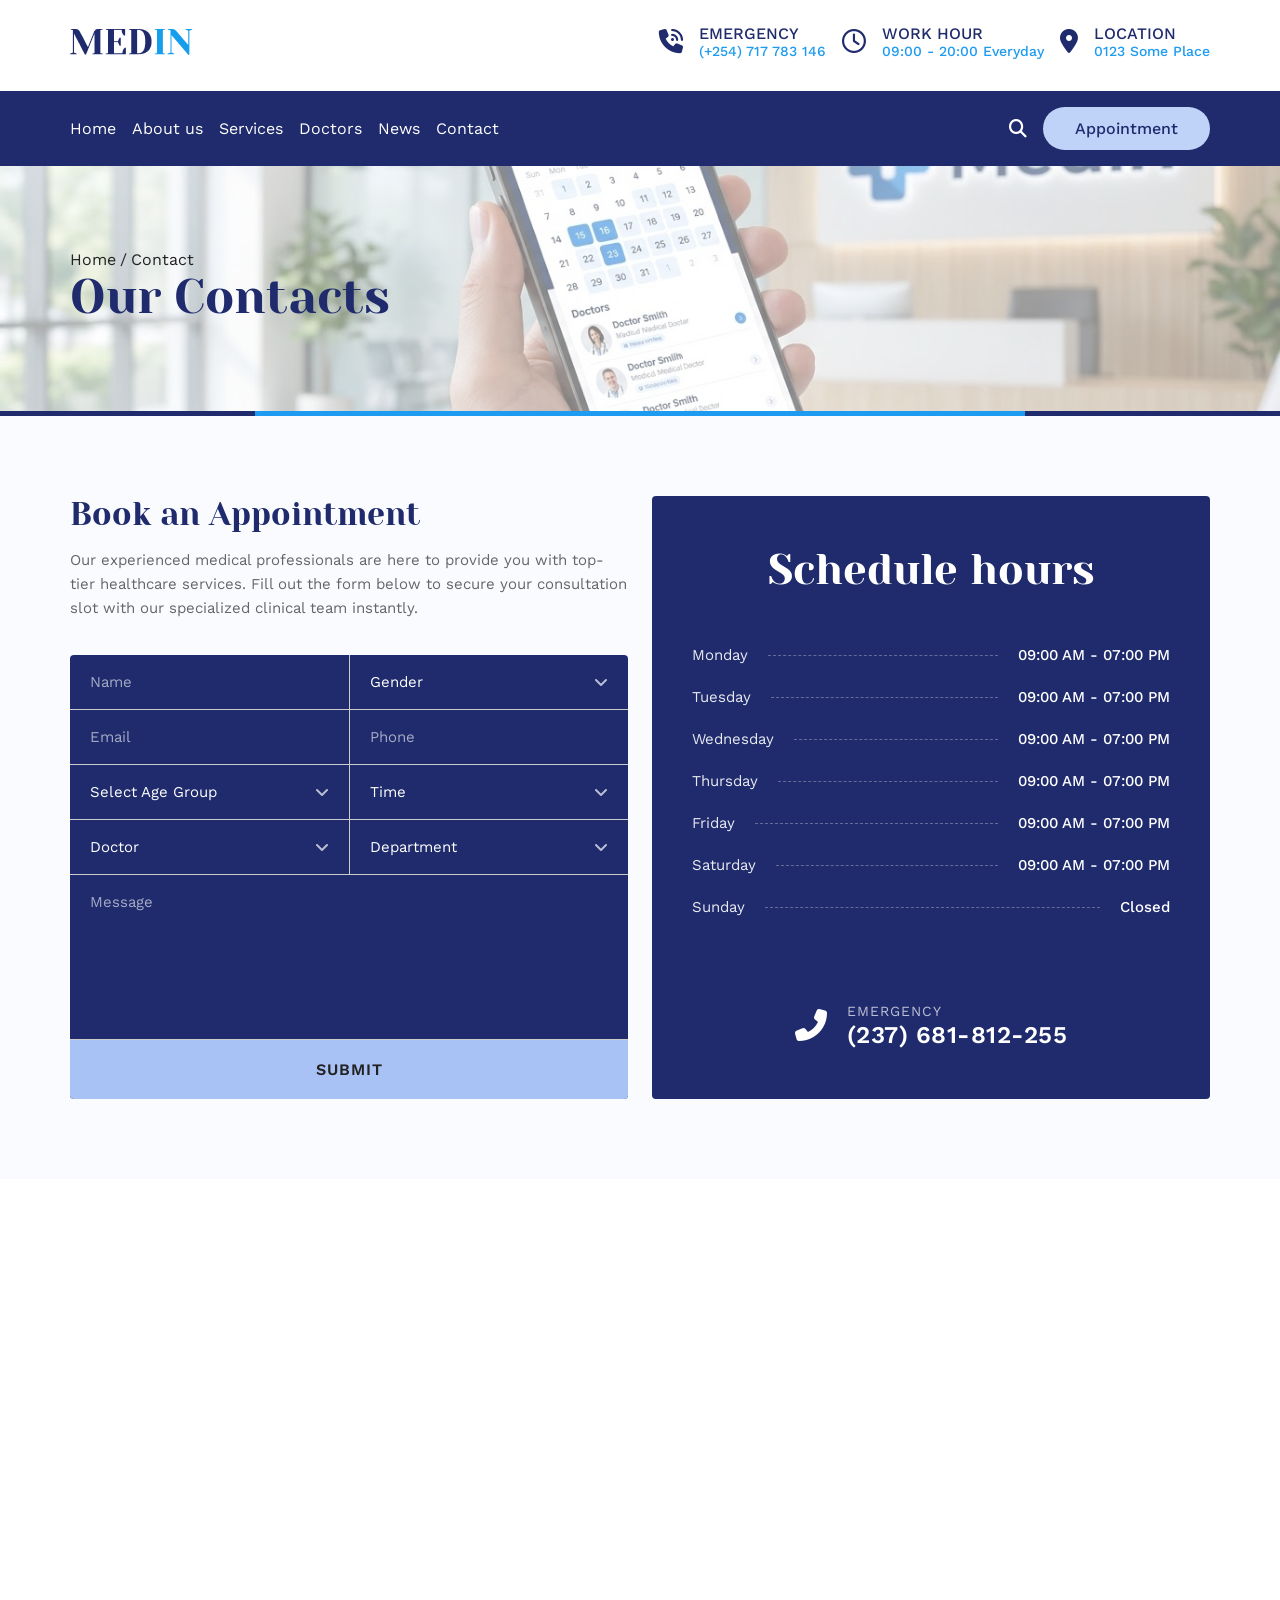
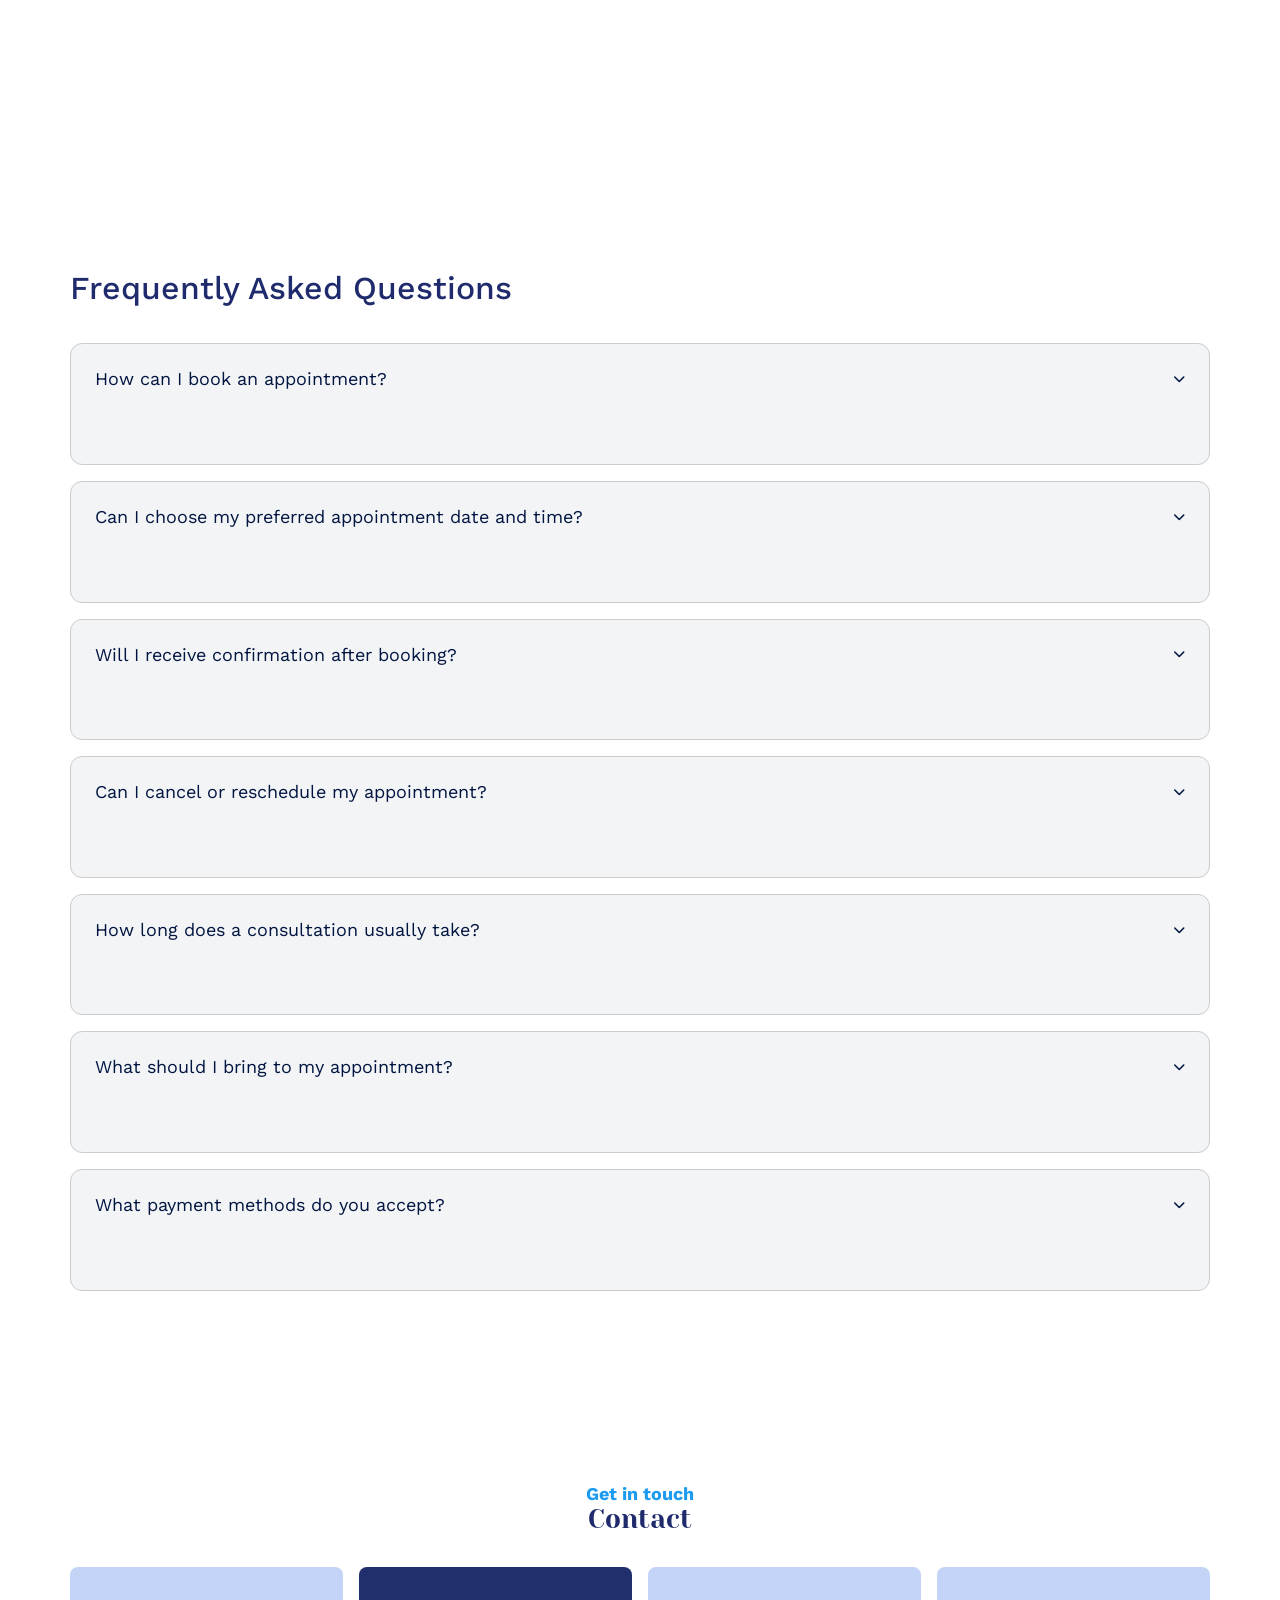
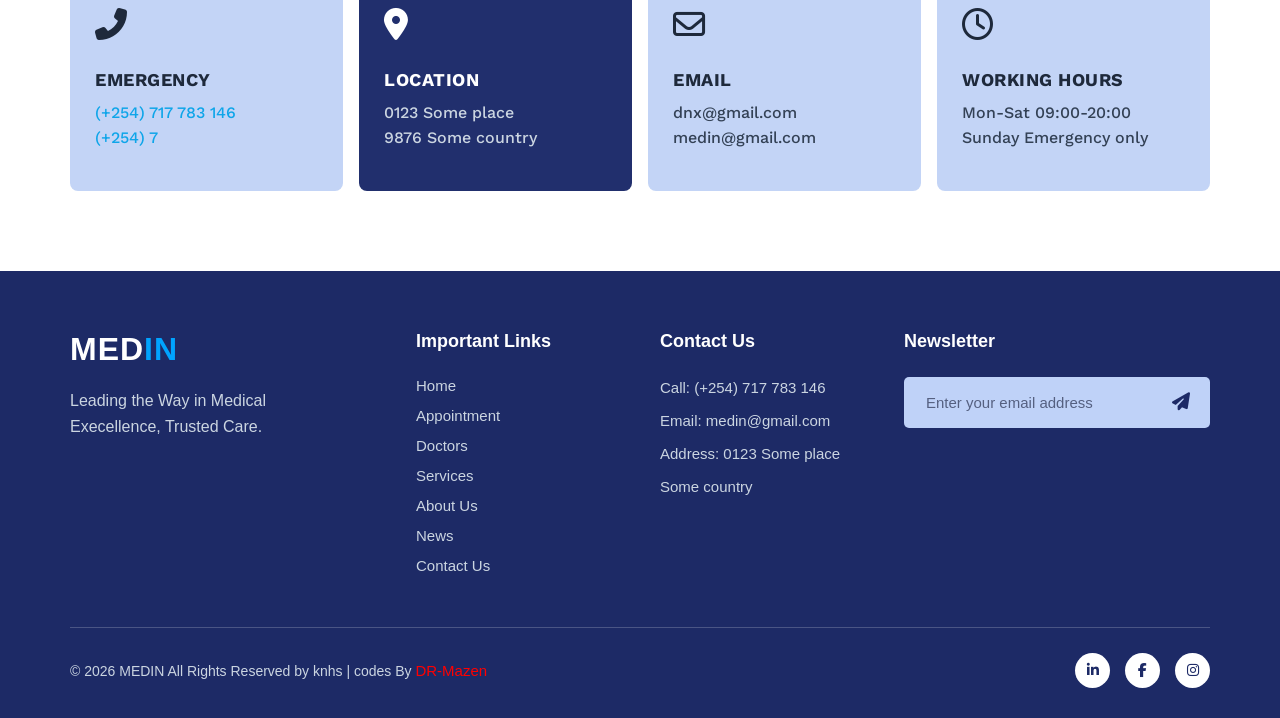
<file: html.file/Appointment.html>
<!DOCTYPE html>
<html lang="en">

<head>
    <!-- meta-------------------- -->
    <meta charset="UTF-8">
    <meta name="viewport" content="width=device-width, initial-scale=1.0">
    <!-- google-font---------------------- -->
    <link rel="preconnect" href="https://fonts.googleapis.com">
    <link rel="preconnect" href="https://fonts.gstatic.com" crossorigin>
    <link
        href="https://fonts.googleapis.com/css2?family=Work+Sans:ital,wght@0,400;0,500;0,700;1,400&family=Yeseva+One&display=swap"
        rel="stylesheet">
    <!-- css-file----------------------------------- -->
    <link rel="stylesheet" href="../css.file/main.css">
    <link rel="stylesheet" href="../css.file/Appointment.css">
    <!-- font-as-------------------------------------- -->
    <link rel="stylesheet" href="https://cdnjs.cloudflare.com/ajax/libs/font-awesome/6.7.2/css/all.min.css">
    <!-- title----------------------------- -->
    <link rel="icon" type="image/png" href="img/hospital.png">
    <title>MEDIN | Appointment</title>
</head>

<body>
    <!-- start head========================== -->
    <header class="main-header">
        <div class="top-header">
            <div class="container header-flex">
                <div class="logo">
                    <a href="index.html">
                        <img src="../img/Medin-logo.png" alt="MEDIN Logo">
                    </a>
                </div>

                <div class="contact-info">
                    <div class="info-item">
                        <div class="info-icon">
                            <i class="fa-solid fa-phone-volume"></i>
                        </div>
                        <div class="info-text">
                            <span>EMERGENCY</span>
                            <a href="tel:+254717783146">(+254) 717 783 146</a>
                        </div>
                    </div>

                    <div class="info-item">
                        <div class="info-icon">
                            <i class="fa-regular fa-clock"></i>
                        </div>
                        <div class="info-text">
                            <span>WORK HOUR</span>
                            <p>09:00 - 20:00 Everyday</p>
                        </div>
                    </div>

                    <div class="info-item">
                        <div class="info-icon">
                            <i class="fa-solid fa-location-dot"></i>
                        </div>
                        <div class="info-text">
                            <span>LOCATION</span>
                            <p>0123 Some Place</p>
                        </div>
                    </div>
                </div>
            </div>
        </div>

        <nav class="navbar">
            <div class="container nav-flex">
                <div class="logo">
                    <a href="index.html">
                        <img src="../img/Medin-logo-2.png" alt="MEDIN Logo">
                    </a>
                </div>
                <ul class="nav-links">
                    <li><a href="../index.html" class="active">Home</a></li>
                    <li><a href="about.html">About us</a></li>
                    <li><a href="service.html">Services</a></li>
                    <li><a href="doctor.html">Doctors</a></li>
                    <li><a href="news.html">News</a></li>
                    <li><a href="contact.html">Contact</a></li>
                </ul>

                <div class="nav-actions">
                    <button class="search-btn" aria-label="Search">
                        <i class="fa-solid fa-magnifying-glass"></i>
                    </button>
                    <a href="Appointment.html" class="appointment-btn">Appointment</a>
                    <div class="list-icon"><i class="fa-solid fa-bars"></i></div>
                </div>
            </div>
        </nav>
    </header>
    <!-- end of header====================================== -->
    <!-- ====================================================================Hero-section=========================================================== -->
    <main>
        <section class="hero-section">
            <div class="container">
                <div class="hero-info">
                    <span><a href="../index.html">Home</a></span>
                    <span>/</span>
                    <span><a href="about.html">Contact</a></span>
                    <h1>Our Contacts</h1>
                </div>
            </div>
        </section>
    </main>
    <!-- ================================================================================================== -->
    <section class="appointment-section">
        <div class="container">
            <div class="booking-info-side">
                <h1>Book an Appointment</h1>
                <p>Our experienced medical professionals are here to provide you with top-tier healthcare services. Fill
                    out
                    the form below to secure your consultation slot with our specialized clinical team instantly.
                </p>

                <form class="custom-form-box" onsubmit="event.preventDefault();">
                    <div class="form-grid-row">
                        <div class="field-cell">
                            <input type="text" placeholder="Name" required>
                        </div>
                        <div class="field-cell select-type">
                            <select required>
                                <option value="" disabled selected hidden>Gender</option>
                                <option value="male">Male</option>
                                <option value="female">Female</option>
                            </select>
                        </div>
                    </div>

                    <div class="form-grid-row">
                        <div class="field-cell">
                            <input type="email" placeholder="Email" required>
                        </div>
                        <div class="field-cell">
                            <input type="tel" placeholder="Phone" required>
                        </div>
                    </div>

                    <div class="form-grid-row">
                        <div class="field-cell select-type">
                            <select required>
                                <option value="" disabled selected hidden>Select Age Group</option>
                                <option value="infant">Infants (0 - 1 year)</option>
                                <option value="toddler">Toddlers (1 - 3 years)</option>
                                <option value="preschool">Preschool (4 - 6 years)</option>
                                <option value="child">Children (7 - 12 years)</option>
                                <option value="teen">Teenagers (13 - 18 years)</option>
                                <option value="adult">Adults (19 - 49 years)</option>
                                <option value="senior">Seniors (50+ years)</option>
                            </select>
                        </div>
                        <div class="field-cell select-type">
                            <select required>
                                <option value="" disabled selected hidden>Time</option>
                                <option value="morning-1">Early Morning (08:00 AM - 11:00 AM)</option>
                                <option value="morning-2">Late Morning (11:00 AM - 02:00 PM)</option>

                                <option value="afternoon">Afternoon (02:00 PM - 05:00 PM)</option>
                                <option value="evening-1">Early Evening (05:00 PM - 08:00 PM)</option>
                                <option value="evening-2">Late Evening (08:00 PM - 11:00 PM)</option>

                                <option value="night">Night Shift / Emergency (11:00 PM - 08:00 AM)</option>
                            </select>
                        </div>
                    </div>

                    <div class="form-grid-row">
                        <div class="field-cell select-type">
                            <select required>
                                <option value="" disabled selected hidden>Doctor</option>
                                <option value="dr-john">Dr. John Doe (Cardiology)</option>
                                <option value="dr-sarah">Dr. Sarah Smith (Pediatrics)</option>
                                <option value="dr-ahmed">Dr. Ahmed Ali (Neurology)</option>
                                <option value="dr-emily">Dr. Emily Brown (Dermatology)</option>
                                <option value="dr-michael">Dr. Michael Chang (Orthopedics)</option>
                                <option value="dr-yasmine">Dr. Yasmine Kamel (Obstetrics & Gynecology)</option>
                                <option value="dr-david">Dr. David Miller (General Surgery)</option>
                                <option value="dr-lisa">Dr. Lisa Anderson (Internal Medicine)</option>
                            </select>
                        </div>
                        <div class="field-cell select-type">
                            <select required>
                                <option value="" disabled selected hidden>Department</option>
                                <option value="cardiology">Cardiology</option>
                                <option value="neurology">Neurology</option>
                                <option value="pediatrics">Pediatrics</option>
                                <option value="orthopedics">Orthopedics</option>
                                <option value="dermatology">Dermatology</option>
                                <option value="ent">ENT (Ear, Nose & Throat)</option>
                                <option value="ophthalmology">Ophthalmology</option>
                                <option value="gastroenterology">Gastroenterology</option>
                                <option value="endocrinology">Endocrinology</option>
                                <option value="pulmonology">Pulmonology</option>
                                <option value="urology">Urology</option>
                                <option value="gynecology">Gynecology</option>
                                <option value="general-surgery">General Surgery</option>
                                <option value="emergency-medicine">Emergency Medicine</option>
                                <option value="radiology">Radiology</option>
                                <option value="dentistry">Dentistry</option>
                                <option value="psychiatry">Psychiatry</option>
                                <option value="nephrology">Nephrology</option>
                            </select>
                        </div>
                    </div>

                    <div class="form-grid-row">
                        <div class="field-cell">
                            <textarea placeholder="Message" required></textarea>
                        </div>
                    </div>

                    <button type="submit" class="btn-submit-booking">Submit</button>
                </form>
            </div>

            <div class="schedule-sidebar">
                <div>
                    <h2>Schedule hours</h2>
                    <ul class="timing-list">
                        <li class="timing-item">
                            <span class="day-name">Monday</span>
                            <span class="time-line"></span>
                            <span class="hours-val">09:00 AM - 07:00 PM</span>
                        </li>
                        <li class="timing-item">
                            <span class="day-name">Tuesday</span>
                            <span class="time-line"></span>
                            <span class="hours-val">09:00 AM - 07:00 PM</span>
                        </li>
                        <li class="timing-item">
                            <span class="day-name">Wednesday</span>
                            <span class="time-line"></span>
                            <span class="hours-val">09:00 AM - 07:00 PM</span>
                        </li>
                        <li class="timing-item">
                            <span class="day-name">Thursday</span>
                            <span class="time-line"></span>
                            <span class="hours-val">09:00 AM - 07:00 PM</span>
                        </li>
                        <li class="timing-item">
                            <span class="day-name">Friday</span>
                            <span class="time-line"></span>
                            <span class="hours-val">09:00 AM - 07:00 PM</span>
                        </li>
                        <li class="timing-item">
                            <span class="day-name">Saturday</span>
                            <span class="time-line"></span>
                            <span class="hours-val">09:00 AM - 07:00 PM</span>
                        </li>
                        <li class="timing-item">
                            <span class="day-name">Sunday</span>
                            <span class="time-line"></span>
                            <span class="hours-val">Closed</span>
                        </li>
                    </ul>
                </div>

                <div>
                    <hr class="divider-line">
                    <div class="emergency-block">
                        <div class="emergency-icon">
                            <i class="fa-solid fa-phone-flip"></i>
                        </div>
                        <div class="emergency-meta">
                            <p>Emergency</p>
                            <h3>(237) 681-812-255</h3>
                        </div>
                    </div>
                </div>
            </div>
        </div>
    </section>
    <!-- ==========================================================================map=============================================== -->
    <section class="map-section">
        <div class="container">
            <iframe
                src="https://www.google.com/maps/embed?pb=!1m18!1m12!1m3!1d27572.347162238442!2d31.477575899999998!3d30.250094899999997!2m3!1f0!2f0!3f0!3m2!1i1024!2i768!4f13.1!3m3!1m2!1s0x14580504f92a6479%3A0x6ec1fa51a6dfeae0!2sAin%20Shams%20University%20Specialized%20Hospital%20El%20Obour!5e0!3m2!1sen!2seg!4v1780039178909!5m2!1sen!2seg"
                width="600" height="450" style="border:0;" allowfullscreen="" loading="lazy"
                referrerpolicy="no-referrer-when-downgrade">
            </iframe>
        </div>
    </section>
    <!-- ============================================================================================================= -->
    <!-- =================================================qus============== -->
    <section class="qus-section">
        <div class="container">
            <h2>Frequently Asked Questions</h2>
            <!-- السؤال الأول -->
            <div class="faq-item">
                <div class="faq-question">
                    <h4>How can I book an appointment?</h4>
                    <i class="fas fa-chevron-down"></i>
                </div>
                <div class="faq-answer">
                    <p>
                        You can easily book an appointment online through our booking form or by contacting
                        the clinic directly. Our team will confirm your appointment shortly.
                    </p>
                </div>
            </div>

            <!-- السؤال الثاني -->
            <div class="faq-item">
                <div class="faq-question">
                    <h4>Can I choose my preferred appointment date and time?</h4>
                    <i class="fas fa-chevron-down"></i>
                </div>
                <div class="faq-answer">
                    <p>
                        Yes, you can select your preferred date and time based on the available schedule
                        during the booking process.
                    </p>
                </div>
            </div>

            <!-- السؤال الثالث -->
            <div class="faq-item">
                <div class="faq-question">
                    <h4>Will I receive confirmation after booking?</h4>
                    <i class="fas fa-chevron-down"></i>
                </div>
                <div class="faq-answer">
                    <p>
                        Yes, after submitting your appointment request, you will receive a confirmation
                        message with all appointment details.
                    </p>
                </div>
            </div>

            <!-- السؤال الرابع -->
            <div class="faq-item">
                <div class="faq-question">
                    <h4>Can I cancel or reschedule my appointment?</h4>
                    <i class="fas fa-chevron-down"></i>
                </div>
                <div class="faq-answer">
                    <p>
                        Yes, appointments can be canceled or rescheduled by contacting the clinic in advance
                        to arrange a new suitable time.
                    </p>
                </div>
            </div>

            <!-- السؤال الخامس -->
            <div class="faq-item">
                <div class="faq-question">
                    <h4>How long does a consultation usually take?</h4>
                    <i class="fas fa-chevron-down"></i>
                </div>
                <div class="faq-answer">
                    <p>
                        Consultation times may vary depending on the medical condition, but most appointments
                        typically take between 15 and 30 minutes.
                    </p>
                </div>
            </div>

            <!-- السؤال السادس -->
            <div class="faq-item">
                <div class="faq-question">
                    <h4>What should I bring to my appointment?</h4>
                    <i class="fas fa-chevron-down"></i>
                </div>
                <div class="faq-answer">
                    <p>
                        Please bring any previous medical records, test results, prescribed medications,
                        and identification documents if available.
                    </p>
                </div>
            </div>
            <!-- السؤال السابع -->
            <div class="faq-item">
                <div class="faq-question">
                    <h4>What payment methods do you accept?</h4>
                    <i class="fas fa-chevron-down"></i>
                </div>

                <div class="faq-answer">
                    <p>
                        You can pay online during booking or pay at the clinic reception after your visit.
                    </p>

                    <ul class="payment-list payment-grid">

                        <li class="payment-card">
                            <i class="fas fa-money-bill-wave"></i>
                            Cash
                        </li>

                        <li class="payment-card">
                            <i class="fas fa-credit-card"></i>
                            Visa / Mastercard
                        </li>

                        <li class="payment-card">
                            <i class="fab fa-apple-pay"></i>
                            Apple Pay
                        </li>

                        <li class="payment-card">
                            <i class="fab fa-google-pay"></i>
                            Google Pay
                        </li>

                        <li class="payment-card">
                            <i class="fas fa-mobile-alt"></i>
                            Vodafone Cash
                        </li>

                        <li class="payment-card">
                            <i class="fas fa-university"></i>
                            InstaPay
                        </li>

                        <li class="payment-card">
                            <i class="fas fa-globe"></i>
                            Online Payment
                        </li>

                    </ul>
                </div>
            </div>
        </div>
    </section>
    <!-- ===========================================================contact-sectio==================================================================== -->
    <section class="contact-section">
        <div class="spectial-title">
            <p class="sub">Get in touch</p>
            <h2>Contact</h2>
        </div>
        <div class="container">
            <div class="contact-card border-purple">
                <div class="contact-icon">
                    <i class="fas fa-phone-alt"></i>
                </div>
                <h3 class="contact-title">EMERGENCY</h3>
                <div class="contact-details blue-text">
                    <p>(+254) 717 783 146</p>
                    <p>(+254) 7</p>
                </div>
            </div>

            <div class="contact-card dark-card">
                <div class="contact-icon">
                    <i class="fas fa-map-marker-alt"></i>
                </div>
                <h3 class="contact-title">LOCATION</h3>
                <div class="contact-details">
                    <p>0123 Some place</p>
                    <p>9876 Some country</p>
                </div>
            </div>

            <div class="contact-card">
                <div class="contact-icon">
                    <i class="far fa-envelope"></i>
                </div>
                <h3 class="contact-title">EMAIL</h3>
                <div class="contact-details">
                    <p>dnx@gmail.com</p>
                    <p>medin@gmail.com</p>
                </div>
            </div>

            <div class="contact-card">
                <div class="contact-icon">
                    <i class="far fa-clock"></i>
                </div>
                <h3 class="contact-title">WORKING HOURS</h3>
                <div class="contact-details">
                    <p>Mon-Sat 09:00-20:00</p>
                    <p>Sunday Emergency only</p>
                </div>
            </div>
        </div>
    </section>
    </main>
    <!-- ============================================================================================================= -->
    <!-- start of foooter================================================================== -->
    <footer>
        <div class="container">
            <div class="footer-top">
                <div class="footer-col brand-col">
                    <h2 class="footer-logo">MED<span>IN</span></h2>
                    <p class="footer-desc">Leading the Way in Medical Execellence, Trusted Care.</p>
                </div>

                <div class="footer-col">
                    <h3>Important Links</h3>
                    <ul class="footer-links">
                        <li><a href="../index.html">Home</a></li>
                        <li><a href="Appointment.html">Appointment</a></li>
                        <li><a href="doctor.html">Doctors</a></li>
                        <li><a href="service.html">Services</a></li>
                        <li><a href="about.html">About Us</a></li>
                        <li><a href="news.html">News</a></li>
                        <li><a href="contact.html">Contact Us</a></li>
                    </ul>
                </div>

                <div class="footer-col">
                    <h3>Contact Us</h3>
                    <ul class="footer-contact">
                        <li>Call: (+254) 717 783 146</li>
                        <li>Email: medin@gmail.com</li>
                        <li>Address: 0123 Some place</li>
                        <li>Some country</li>
                    </ul>
                </div>

                <div class="footer-col newsletter-col">
                    <h3>Newsletter</h3>
                    <form class="newsletter-form">
                        <input type="email" placeholder="Enter your email address" required>
                        <button type="submit">
                            <i class="fa-solid fa-paper-plane"></i>
                        </button>
                    </form>
                </div>
            </div>

            <hr class="footer-divider">

            <div class="footer-bottom">
                <p class="copyright">© 2026 MEDIN All Rights Reserved by knhs | codes By <a
                        href="https://github.com/drmazenaskar-blip" target="_blank">DR-Mazen</a></p>
                <ul class="footer-socials">
                    <li><a href="#"><i class="fa-brands fa-linkedin-in"></i></a></li>
                    <li><a href="#"><i class="fa-brands fa-facebook-f"></i></a></li>
                    <li><a href="#"><i class="fa-brands fa-instagram"></i></a></li>
                </ul>
            </div>
        </div>
    </footer>
</body>

</html>
</file>
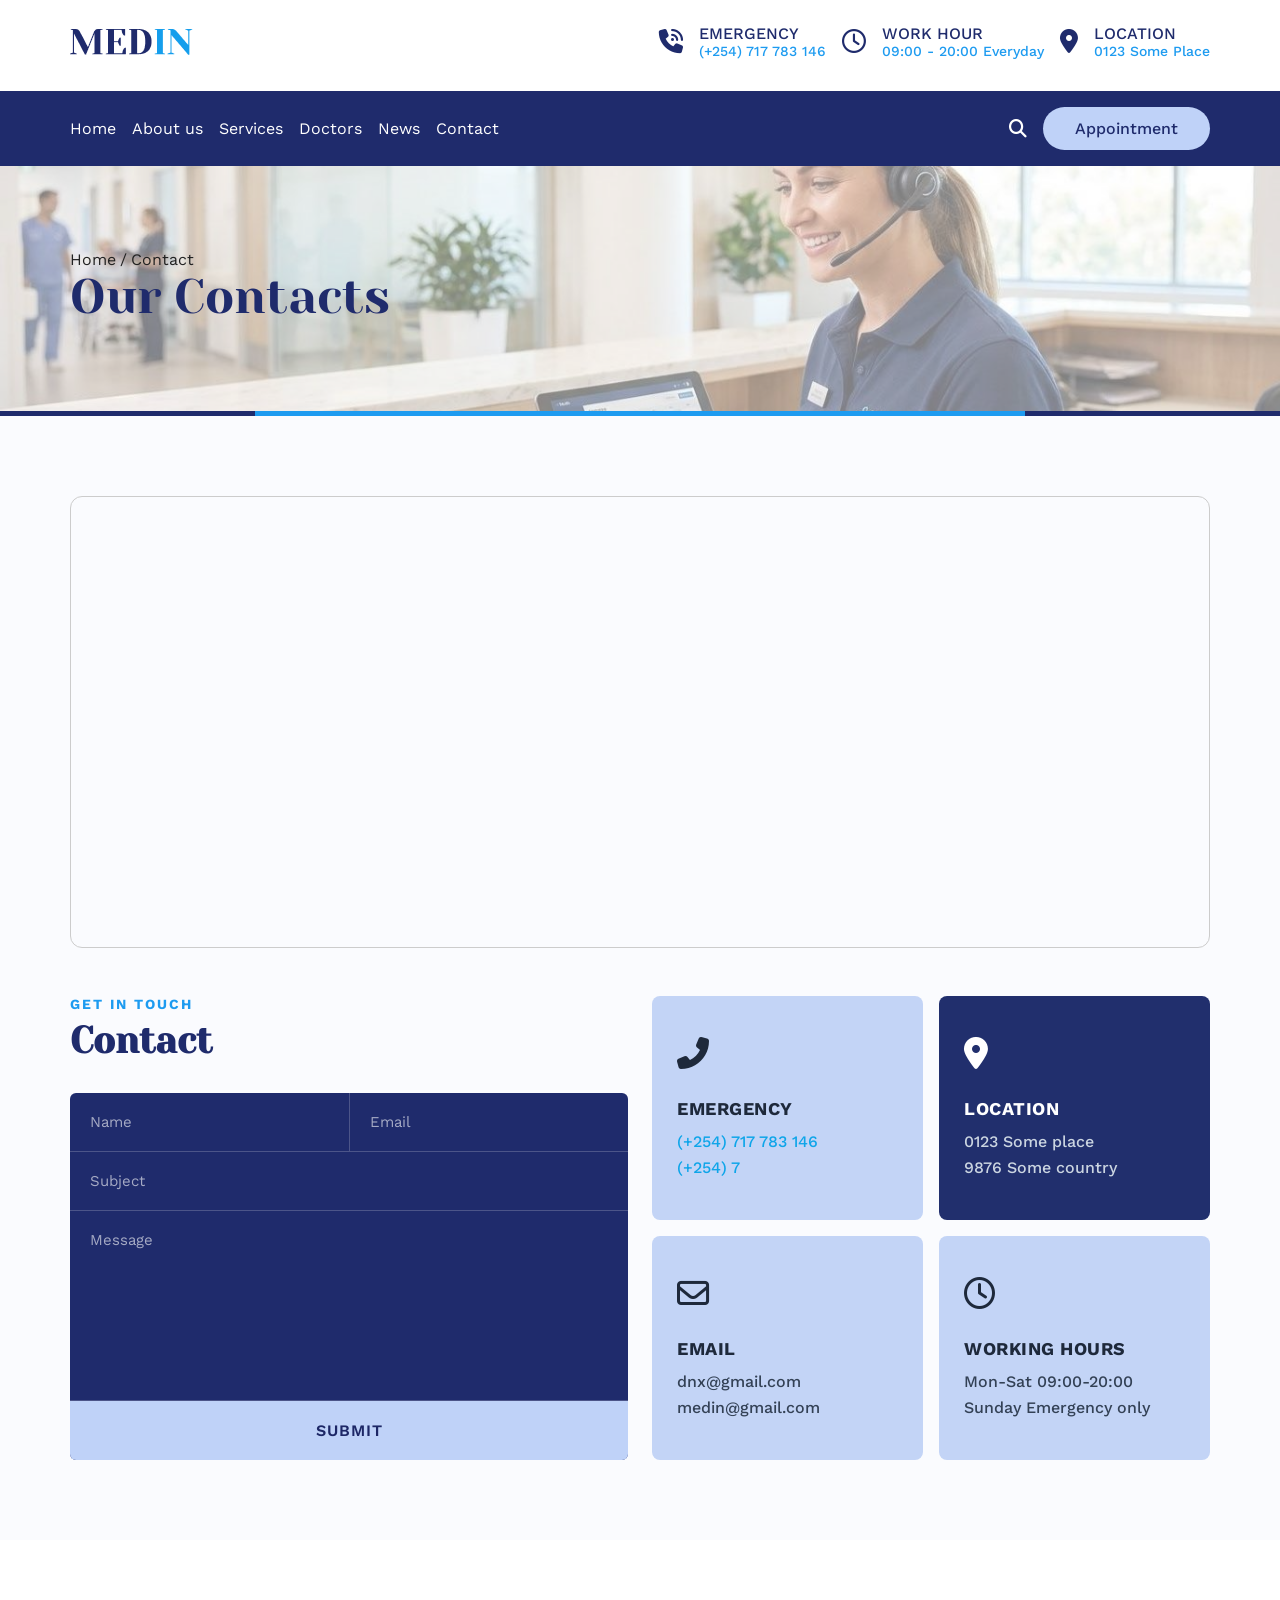
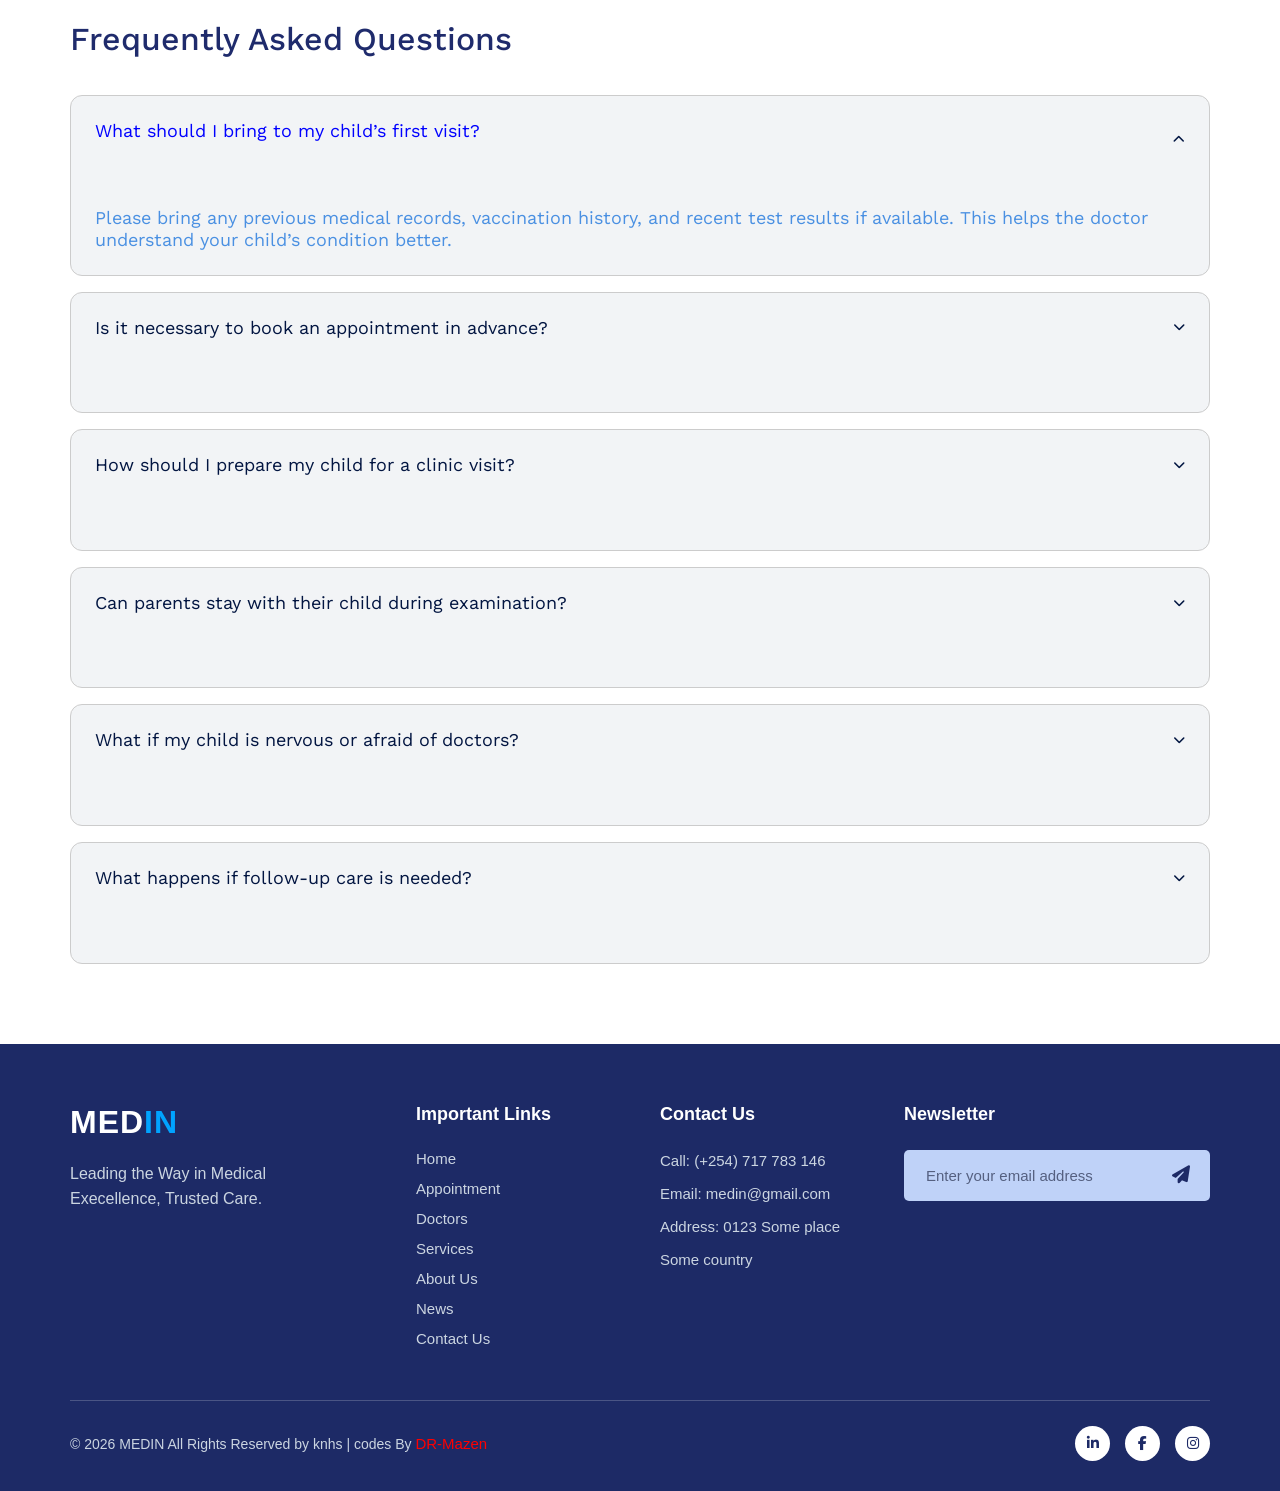
<file: html.file/contact.html>
<!DOCTYPE html>
<html lang="en">

<head>
    <!-- meta-------------------- -->
    <meta charset="UTF-8">
    <meta name="viewport" content="width=device-width, initial-scale=1.0">
    <!-- google-font---------------------- -->
    <link rel="preconnect" href="https://fonts.googleapis.com">
    <link rel="preconnect" href="https://fonts.gstatic.com" crossorigin>
    <link
        href="https://fonts.googleapis.com/css2?family=Work+Sans:ital,wght@0,400;0,500;0,700;1,400&family=Yeseva+One&display=swap"
        rel="stylesheet">
    <!-- css-file----------------------------------- -->
    <link rel="stylesheet" href="../css.file/main.css">
    <link rel="stylesheet" href="../css.file/contact.css">
    <!-- font-as-------------------------------------- -->
    <link rel="stylesheet" href="https://cdnjs.cloudflare.com/ajax/libs/font-awesome/6.7.2/css/all.min.css">
    <!-- title----------------------------- -->
    <link rel="icon" type="image/png" href="img/hospital.png">
    <title>MEDIN | Contact</title>
</head>

<body>
    <!-- start head========================== -->
    <header class="main-header">
        <div class="top-header">
            <div class="container header-flex">
                <div class="logo">
                    <a href="index.html">
                        <img src="../img/Medin-logo.png" alt="MEDIN Logo">
                    </a>
                </div>

                <div class="contact-info">
                    <div class="info-item">
                        <div class="info-icon">
                            <i class="fa-solid fa-phone-volume"></i>
                        </div>
                        <div class="info-text">
                            <span>EMERGENCY</span>
                            <a href="tel:+254717783146">(+254) 717 783 146</a>
                        </div>
                    </div>

                    <div class="info-item">
                        <div class="info-icon">
                            <i class="fa-regular fa-clock"></i>
                        </div>
                        <div class="info-text">
                            <span>WORK HOUR</span>
                            <p>09:00 - 20:00 Everyday</p>
                        </div>
                    </div>

                    <div class="info-item">
                        <div class="info-icon">
                            <i class="fa-solid fa-location-dot"></i>
                        </div>
                        <div class="info-text">
                            <span>LOCATION</span>
                            <p>0123 Some Place</p>
                        </div>
                    </div>
                </div>
            </div>
        </div>

        <nav class="navbar">
            <div class="container nav-flex">
                <div class="logo">
                    <a href="index.html">
                        <img src="../img/Medin-logo-2.png" alt="MEDIN Logo">
                    </a>
                </div>
                <ul class="nav-links">
                    <li><a href="../index.html" class="active">Home</a></li>
                    <li><a href="about.html">About us</a></li>
                    <li><a href="service.html">Services</a></li>
                    <li><a href="doctor.html">Doctors</a></li>
                    <li><a href="news.html">News</a></li>
                    <li><a href="contact.html">Contact</a></li>
                </ul>

                <div class="nav-actions">
                    <button class="search-btn" aria-label="Search">
                        <i class="fa-solid fa-magnifying-glass"></i>
                    </button>
                    <a href="Appointment.html" class="appointment-btn">Appointment</a>
                    <div class="list-icon"><i class="fa-solid fa-bars"></i></div>
                </div>
            </div>
        </nav>
    </header>
    <!-- end of header====================================== -->
    <!-- ====================================================================Hero-section=========================================================== -->
    <main>
        <section class="hero-section">
            <div class="container">
                <div class="hero-info">
                    <span><a href="../index.html">Home</a></span>
                    <span>/</span>
                    <span><a href="about.html">Contact</a></span>
                    <h1>Our Contacts</h1>
                </div>
            </div>
        </section>
        <!-- ==========================================================contact section====================================================================================== -->
        <section class="contact-section">
            <div class="container">
                <div class="map">
                    <iframe
                        src="https://www.google.com/maps/embed?pb=!1m18!1m12!1m3!1d27572.347162238442!2d31.477575899999998!3d30.250094899999997!2m3!1f0!2f0!3f0!3m2!1i1024!2i768!4f13.1!3m3!1m2!1s0x14580504f92a6479%3A0x6ec1fa51a6dfeae0!2sAin%20Shams%20University%20Specialized%20Hospital%20El%20Obour!5e0!3m2!1sen!2seg!4v1780039178909!5m2!1sen!2seg"
                        width="600" height="450" style="border:0;" allowfullscreen="" loading="lazy"
                        referrerpolicy="no-referrer-when-downgrade">
                    </iframe>
                </div>
                <div class="form-grid">
                    <div class="form-section">
                        <span class="sub-title">Get in Touch</span>
                        <h1 class="main-title">Contact</h1>

                        <form class="contact-form" onsubmit="event.preventDefault();">
                            <div class="row">
                                <div class="input-group">
                                    <input type="text" placeholder="Name" required>
                                </div>
                                <div class="input-group">
                                    <input type="email" placeholder="Email" required>
                                </div>
                            </div>
                            <div class="row">
                                <div class="input-group">
                                    <input type="text" placeholder="Subject" required>
                                </div>
                            </div>
                            <div class="row message-row">
                                <div class="input-group">
                                    <textarea placeholder="Message" required></textarea>
                                </div>
                            </div>
                            <button type="submit" class="submit-btn">Submit</button>
                        </form>
                    </div>

                    <div class="cards-section">
                        <div class="contact-card border-purple">
                            <div class="contact-icon">
                                <i class="fas fa-phone-alt"></i>
                            </div>
                            <h3 class="contact-title">EMERGENCY</h3>
                            <div class="contact-details blue-text">
                                <p>(+254) 717 783 146</p>
                                <p>(+254) 7</p>
                            </div>
                        </div>

                        <div class="contact-card dark-card">
                            <div class="contact-icon">
                                <i class="fas fa-map-marker-alt"></i>
                            </div>
                            <h3 class="contact-title">LOCATION</h3>
                            <div class="contact-details">
                                <p>0123 Some place</p>
                                <p>9876 Some country</p>
                            </div>
                        </div>

                        <div class="contact-card">
                            <div class="contact-icon">
                                <i class="far fa-envelope"></i>
                            </div>
                            <h3 class="contact-title">EMAIL</h3>
                            <div class="contact-details">
                                <p>dnx@gmail.com</p>
                                <p>medin@gmail.com</p>
                            </div>
                        </div>

                        <div class="contact-card">
                            <div class="contact-icon">
                                <i class="far fa-clock"></i>
                            </div>
                            <h3 class="contact-title">WORKING HOURS</h3>
                            <div class="contact-details">
                                <p>Mon-Sat 09:00-20:00</p>
                                <p>Sunday Emergency only</p>
                            </div>
                        </div>
                    </div>
                </div>
            </div>
        </section>
        <!-- ===================================================================================================================== -->
        <!-- ============================================================================================================= -->
        <!-- =================================================qus============== -->
        <section class="qus-section">
            <div class="container">
                <h2>Frequently Asked Questions</h2>
                <!-- السؤال الأول -->
                <div class="faq-item active">
                    <div class="faq-question">
                        <h4>What should I bring to my child’s first visit?</h4>
                        <i class="fas fa-chevron-down"></i>
                    </div>
                    <div class="faq-answer">
                        <p>
                            Please bring any previous medical records, vaccination history, and recent
                            test results if available. This helps the doctor understand your child’s
                            condition better.
                        </p>
                    </div>
                </div>

                <!-- السؤال الثاني -->
                <div class="faq-item">
                    <div class="faq-question">
                        <h4>Is it necessary to book an appointment in advance?</h4>
                        <i class="fas fa-chevron-down"></i>
                    </div>
                    <div class="faq-answer">
                        <p>
                            Yes, booking an appointment is recommended to ensure timely consultation and
                            reduce waiting time for your child.
                        </p>
                    </div>
                </div>

                <!-- السؤال الثالث -->
                <div class="faq-item">
                    <div class="faq-question">
                        <h4>How should I prepare my child for a clinic visit?</h4>
                        <i class="fas fa-chevron-down"></i>
                    </div>
                    <div class="faq-answer">
                        <p>
                            Try to explain the visit in a calm and simple way. Reassure your child that
                            the doctor is there to help and keep them healthy.
                        </p>
                    </div>
                </div>

                <!-- السؤال الرابع -->
                <div class="faq-item">
                    <div class="faq-question">
                        <h4>Can parents stay with their child during examination?</h4>
                        <i class="fas fa-chevron-down"></i>
                    </div>
                    <div class="faq-answer">
                        <p>
                            Yes, parents are encouraged to stay with their child during the consultation
                            for comfort and to better understand the doctor’s instructions.
                        </p>
                    </div>
                </div>

                <!-- السؤال الخامس -->
                <div class="faq-item">
                    <div class="faq-question">
                        <h4>What if my child is nervous or afraid of doctors?</h4>
                        <i class="fas fa-chevron-down"></i>
                    </div>
                    <div class="faq-answer">
                        <p>
                            Our clinic is designed to be child-friendly, and our staff uses a gentle
                            approach to help children feel safe and relaxed during their visit.
                        </p>
                    </div>
                </div>

                <!-- السؤال السادس -->
                <div class="faq-item">
                    <div class="faq-question">
                        <h4>What happens if follow-up care is needed?</h4>
                        <i class="fas fa-chevron-down"></i>
                    </div>
                    <div class="faq-answer">
                        <p>
                            If follow-up visits are required, the doctor will clearly explain the plan,
                            schedule, and any necessary instructions for continued care.
                        </p>
                    </div>
                </div>
            </div>
        </section>
    </main>
    <!-- ============================================================================================================= -->
    <!-- start of foooter================================================================== -->
    <footer>
        <div class="container">
            <div class="footer-top">
                <div class="footer-col brand-col">
                    <h2 class="footer-logo">MED<span>IN</span></h2>
                    <p class="footer-desc">Leading the Way in Medical Execellence, Trusted Care.</p>
                </div>

                <div class="footer-col">
                    <h3>Important Links</h3>
                    <ul class="footer-links">
                        <li><a href="../index.html">Home</a></li>
                        <li><a href="Appointment.html">Appointment</a></li>
                        <li><a href="doctor.html">Doctors</a></li>
                        <li><a href="service.html">Services</a></li>
                        <li><a href="about.html">About Us</a></li>
                        <li><a href="news.html">News</a></li>
                         <li><a href="contact.html">Contact Us</a></li>
                    </ul>
                </div>

                <div class="footer-col">
                    <h3>Contact Us</h3>
                    <ul class="footer-contact">
                        <li>Call: (+254) 717 783 146</li>
                        <li>Email: medin@gmail.com</li>
                        <li>Address: 0123 Some place</li>
                        <li>Some country</li>
                    </ul>
                </div>

                <div class="footer-col newsletter-col">
                    <h3>Newsletter</h3>
                    <form class="newsletter-form">
                        <input type="email" placeholder="Enter your email address" required>
                        <button type="submit">
                            <i class="fa-solid fa-paper-plane"></i>
                        </button>
                    </form>
                </div>
            </div>

            <hr class="footer-divider">

            <div class="footer-bottom">
                <p class="copyright">© 2026 MEDIN All Rights Reserved by knhs | codes By <a
                        href="https://github.com/drmazenaskar-blip" target="_blank">DR-Mazen</a></p>
                <ul class="footer-socials">
                    <li><a href="#"><i class="fa-brands fa-linkedin-in"></i></a></li>
                    <li><a href="#"><i class="fa-brands fa-facebook-f"></i></a></li>
                    <li><a href="#"><i class="fa-brands fa-instagram"></i></a></li>
                </ul>
            </div>
        </div>
    </footer>
</body>
</html>
</file>
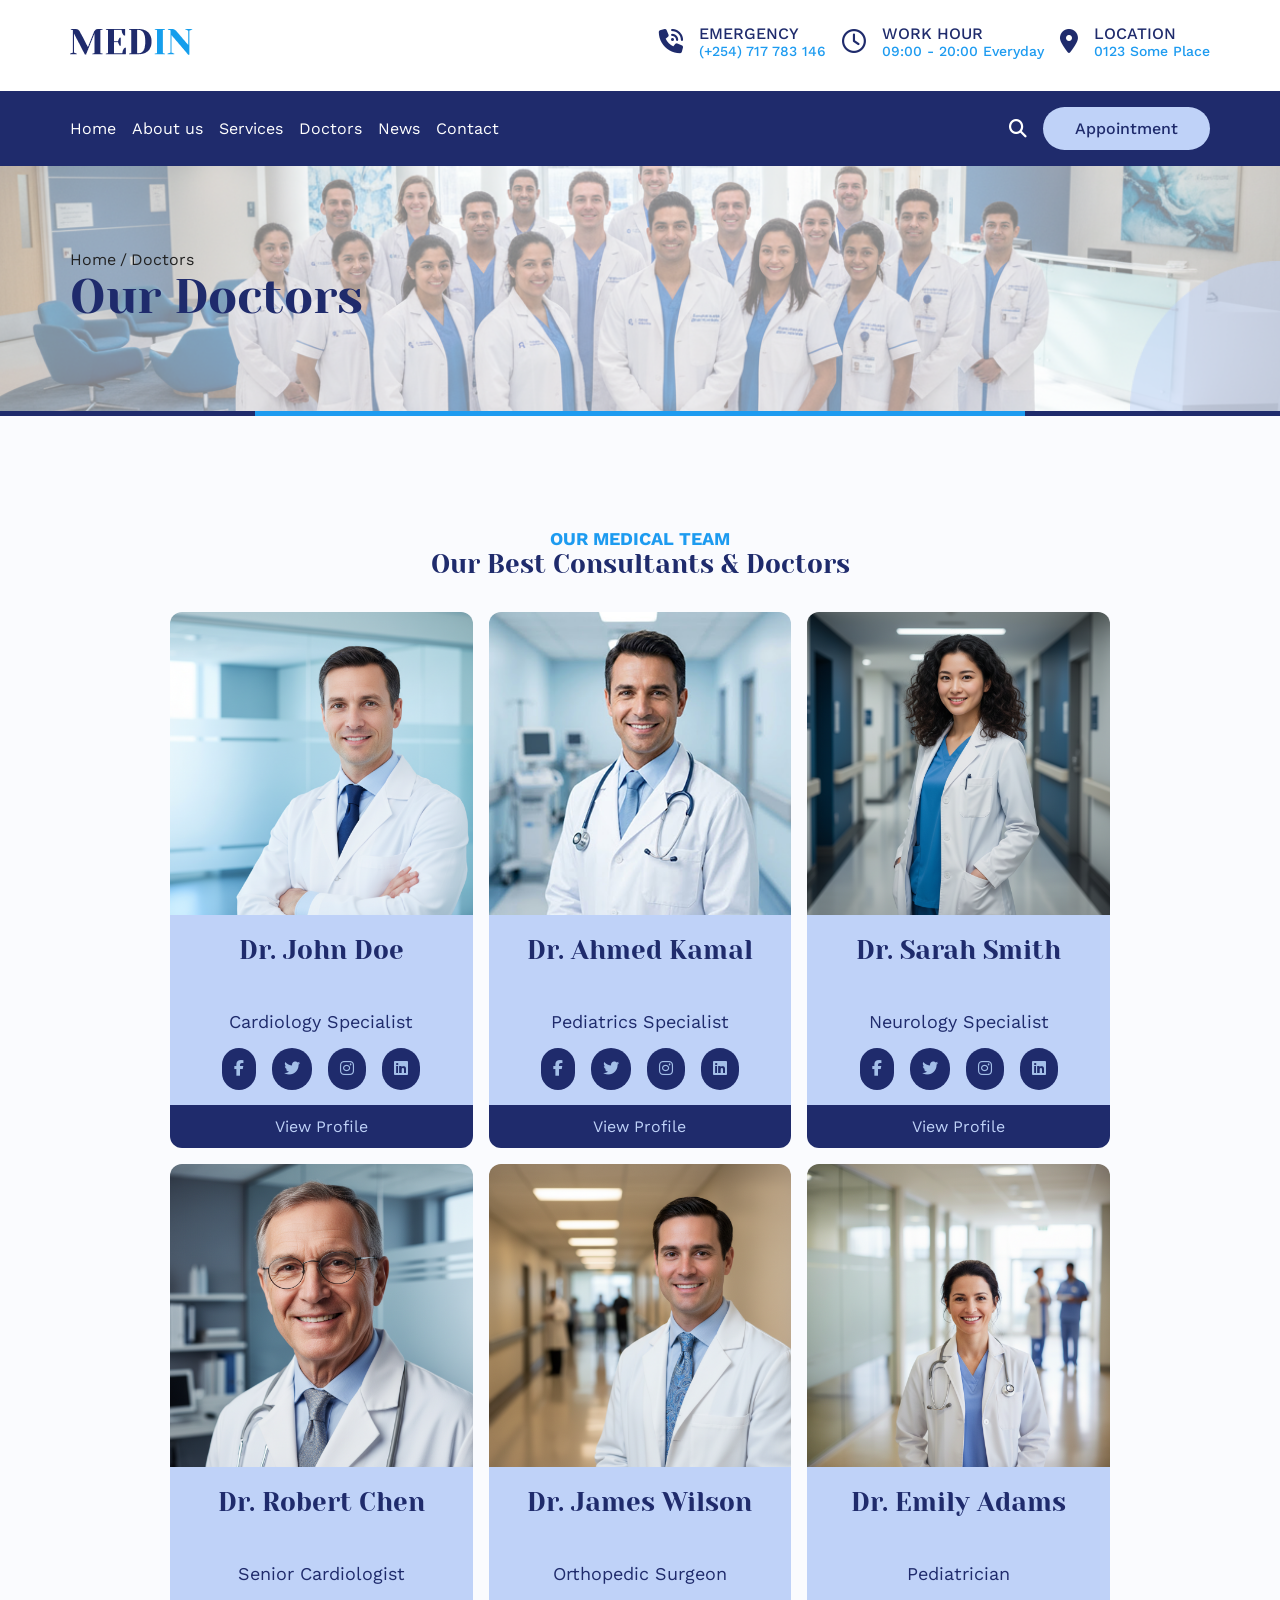
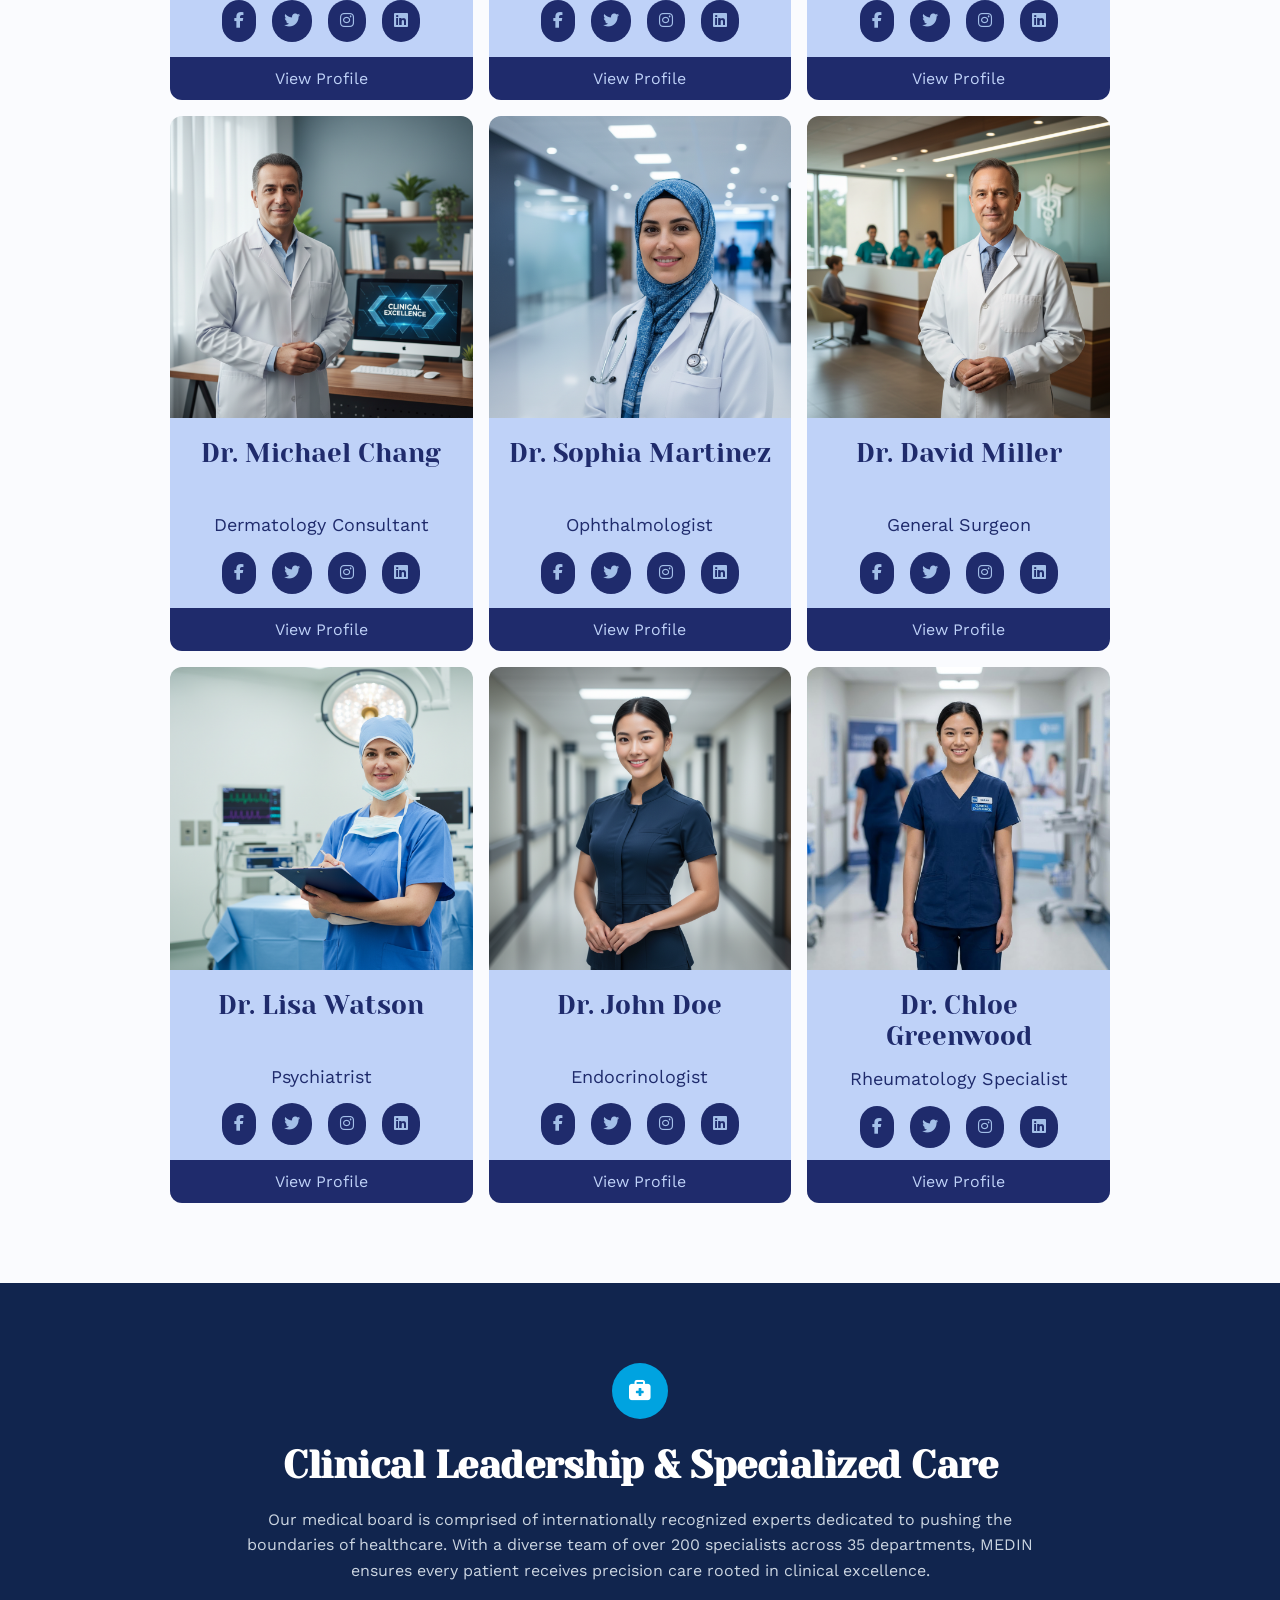
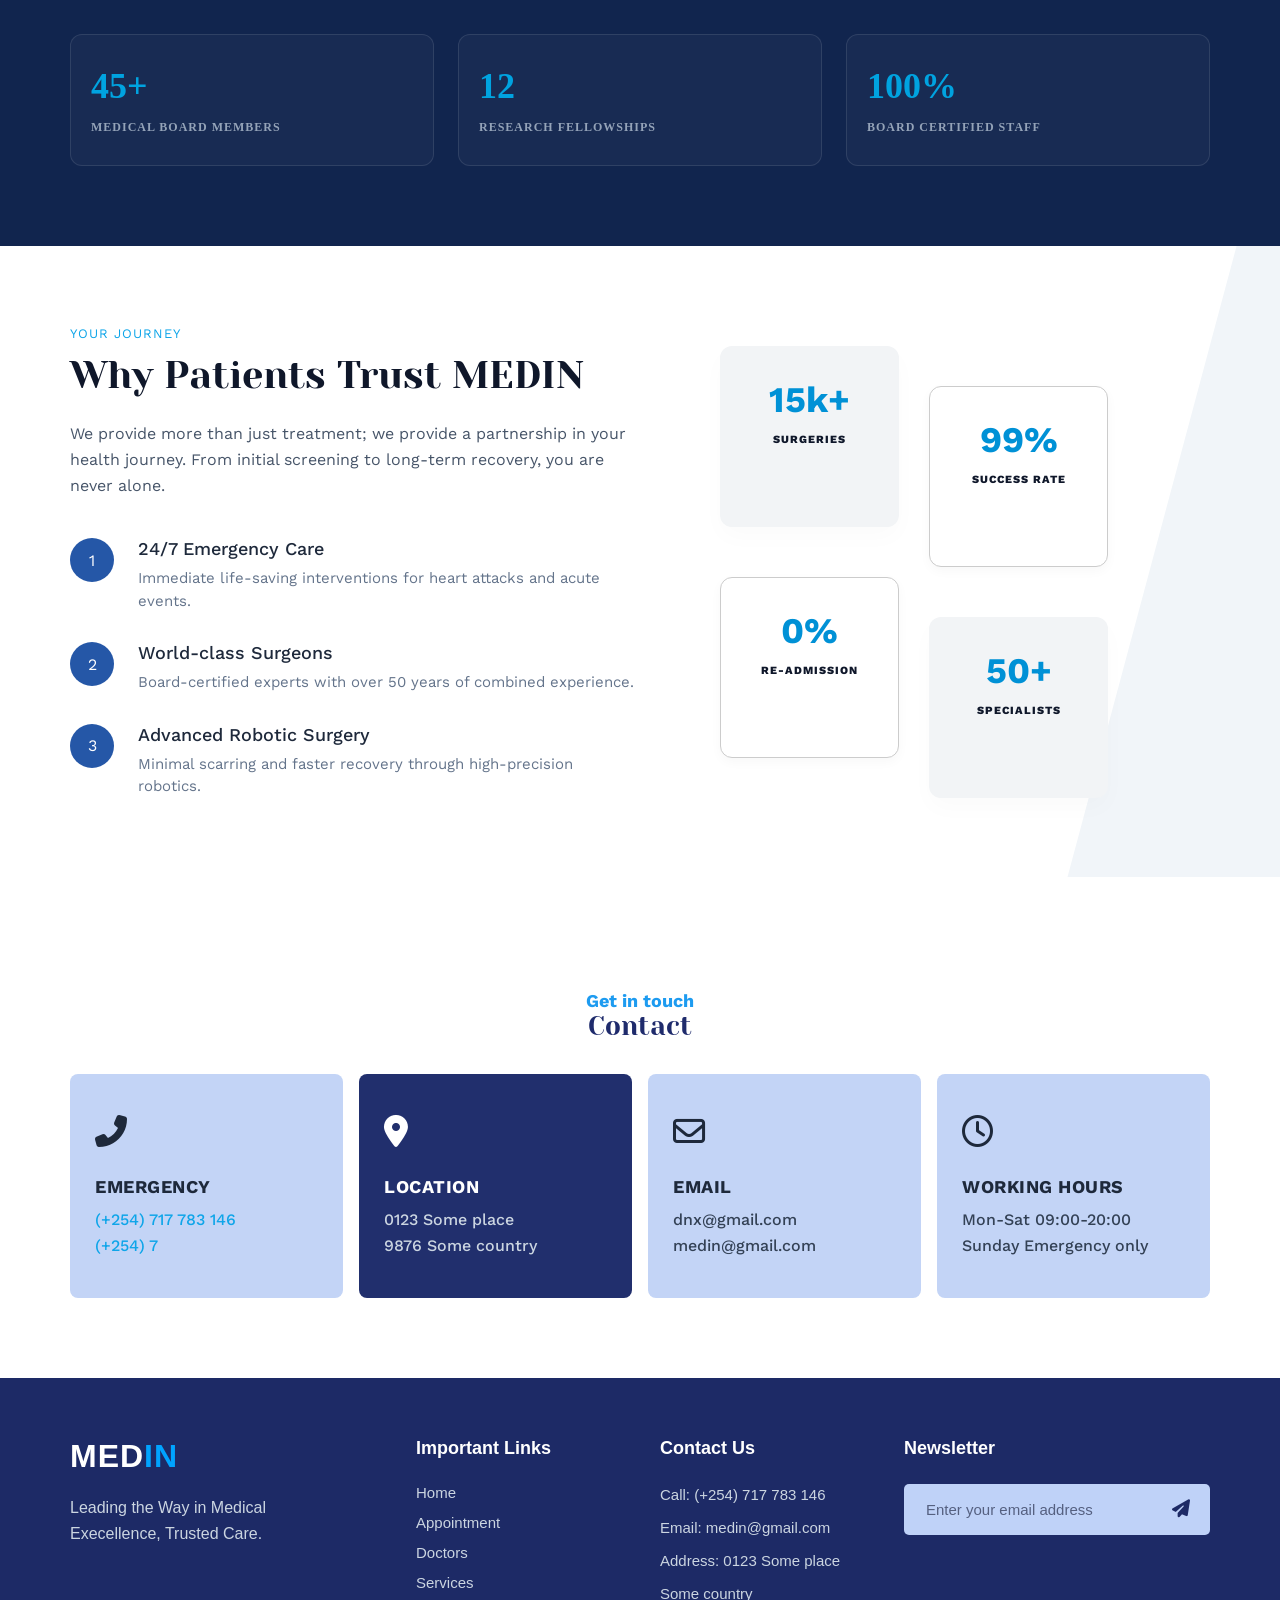
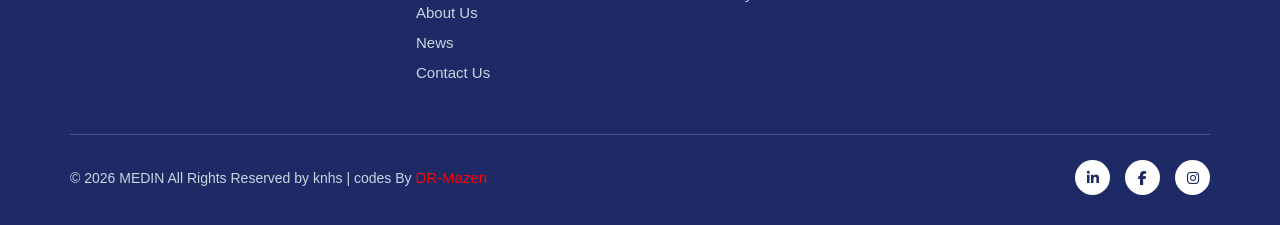
<file: html.file/doctor.html>
<!DOCTYPE html>
<html lang="en">

<head>
    <!-- meta-------------------- -->
    <meta charset="UTF-8">
    <meta name="viewport" content="width=device-width, initial-scale=1.0">
    <!-- google-font---------------------- -->
    <link rel="preconnect" href="https://fonts.googleapis.com">
    <link rel="preconnect" href="https://fonts.gstatic.com" crossorigin>
    <link
        href="https://fonts.googleapis.com/css2?family=Work+Sans:ital,wght@0,400;0,500;0,700;1,400&family=Yeseva+One&display=swap"
        rel="stylesheet">
    <!-- css-file----------------------------------- -->
    <link rel="stylesheet" href="../css.file/main.css">
    <link rel="stylesheet" href="../css.file/doctor.css">
    <!-- font-as-------------------------------------- -->
    <link rel="stylesheet" href="https://cdnjs.cloudflare.com/ajax/libs/font-awesome/6.7.2/css/all.min.css">
    <!-- title----------------------------- -->
    <link rel="icon" type="image/png" href="img/hospital.png">
    <title>MEDIN | Our Doctors</title>
</head>

<body>
    <!-- start head========================== -->
    <header class="main-header">
        <div class="top-header">
            <div class="container header-flex">
                <div class="logo">
                    <a href="index.html">
                        <img src="../img/Medin-logo.png" alt="MEDIN Logo">
                    </a>
                </div>

                <div class="contact-info">
                    <div class="info-item">
                        <div class="info-icon">
                            <i class="fa-solid fa-phone-volume"></i>
                        </div>
                        <div class="info-text">
                            <span>EMERGENCY</span>
                            <a href="tel:+254717783146">(+254) 717 783 146</a>
                        </div>
                    </div>

                    <div class="info-item">
                        <div class="info-icon">
                            <i class="fa-regular fa-clock"></i>
                        </div>
                        <div class="info-text">
                            <span>WORK HOUR</span>
                            <p>09:00 - 20:00 Everyday</p>
                        </div>
                    </div>

                    <div class="info-item">
                        <div class="info-icon">
                            <i class="fa-solid fa-location-dot"></i>
                        </div>
                        <div class="info-text">
                            <span>LOCATION</span>
                            <p>0123 Some Place</p>
                        </div>
                    </div>
                </div>
            </div>
        </div>

        <nav class="navbar">
            <div class="container nav-flex">
                <div class="logo">
                    <a href="index.html">
                        <img src="../img/Medin-logo-2.png" alt="MEDIN Logo">
                    </a>
                </div>
                <ul class="nav-links">
                    <li><a href="../index.html" class="active">Home</a></li>
                    <li><a href="about.html">About us</a></li>
                    <li><a href="service.html">Services</a></li>
                    <li><a href="doctor.html">Doctors</a></li>
                    <li><a href="news.html">News</a></li>
                    <li><a href="contact.html">Contact</a></li>
                </ul>

                <div class="nav-actions">
                    <button class="search-btn" aria-label="Search">
                        <i class="fa-solid fa-magnifying-glass"></i>
                    </button>
                    <a href="Appointment.html" class="appointment-btn">Appointment</a>
                    <div class="list-icon"><i class="fa-solid fa-bars"></i></div>
                </div>
            </div>
        </nav>
    </header>
    <!-- end of header====================================== -->
    <!-- ====================================================================Hero-section=========================================================== -->
    <main>
        <section class="hero-section">
            <div class="container">
                <div class="hero-info">
                    <span><a href="../index.html">Home</a></span>
                    <span>/</span>
                    <span><a href="doctor.html">Doctors</a></span>
                    <h1>Our Doctors</h1>
                </div>
            </div>
        </section>
        <!-- ===================================================================================================================================== -->
        <section class="doctors">
            <div class="spectial-title">
                <p class="sub">OUR MEDICAL TEAM</p>
                <h2>Our Best Consultants & Doctors</h2>
            </div>
            <div class="container">
                <div class="doctor-cards">
                    <div class="doctor-img">
                        <img src="../img/m-doctor-9.png" alt="Dr. John Doe">
                    </div>
                    <div class="doctor-info">
                        <h3>Dr. John Doe</h3>
                        <p>Cardiology Specialist</p>
                        <ul class="doctor-social">
                            <li><a href="#"><i class="fa-brands fa-facebook-f"></i></a></li>
                            <li><a href="#"><i class="fa-brands fa-twitter"></i></a></li>
                            <li><a href="#"><i class="fa-brands fa-instagram"></i></a></li>
                            <li><a href="#"><i class="fa-brands fa-linkedin"></i></a></li>
                        </ul>
                    </div>
                    <div class="docter-btn">
                        <a href="doctor.profile.html">View Profile</a>
                    </div>
                </div>

                <div class="doctor-cards">
                    <div class="doctor-img">
                        <img src="../img/doctor-11.png" alt="Dr. John Doe">
                    </div>
                    <div class="doctor-info">
                        <h3>Dr. Ahmed Kamal</h3>
                        <p>Pediatrics Specialist</p>
                        <ul class="doctor-social">
                            <li><a href="#"><i class="fa-brands fa-facebook-f"></i></a></li>
                            <li><a href="#"><i class="fa-brands fa-twitter"></i></a></li>
                            <li><a href="#"><i class="fa-brands fa-instagram"></i></a></li>
                            <li><a href="#"><i class="fa-brands fa-linkedin"></i></a></li>
                        </ul>
                    </div>
                    <div class="docter-btn">
                        <a href="doctor.profile.html">View Profile</a>
                    </div>
                </div>

                <div class="doctor-cards">
                    <div class="doctor-img">
                        <img src="../img/f-doctor-7.png" alt="Dr. John Doe">
                    </div>
                    <div class="doctor-info">
                        <h3>Dr. Sarah Smith</h3>
                        <p>Neurology Specialist</p>
                        <ul class="doctor-social">
                            <li><a href="#"><i class="fa-brands fa-facebook-f"></i></a></li>
                            <li><a href="#"><i class="fa-brands fa-twitter"></i></a></li>
                            <li><a href="#"><i class="fa-brands fa-instagram"></i></a></li>
                            <li><a href="#"><i class="fa-brands fa-linkedin"></i></a></li>
                        </ul>
                    </div>
                    <div class="docter-btn">
                        <a href="doctor.profile.html">View Profile</a>
                    </div>
                </div>

                <div class="doctor-cards">
                    <div class="doctor-img">
                        <img src="../img/m-doctor-2.png" alt="Dr. Robert Chen">
                    </div>
                    <div class="doctor-info">
                        <h3>Dr. Robert Chen</h3>
                        <p>Senior Cardiologist</p>
                        <ul class="doctor-social">
                            <li><a href="#"><i class="fa-brands fa-facebook-f"></i></a></li>
                            <li><a href="#"><i class="fa-brands fa-twitter"></i></a></li>
                            <li><a href="#"><i class="fa-brands fa-instagram"></i></a></li>
                            <li><a href="#"><i class="fa-brands fa-linkedin"></i></a></li>
                        </ul>
                    </div>
                    <div class="docter-btn">
                        <a href="doctor.profile.html">View Profile</a>
                    </div>
                </div>

                <div class="doctor-cards">
                    <div class="doctor-img">
                        <img src="../img/m-doctor-5.png" alt="Dr. James Wilson">
                    </div>
                    <div class="doctor-info">
                        <h3>Dr. James Wilson</h3>
                        <p>Orthopedic Surgeon</p>
                        <ul class="doctor-social">
                            <li><a href="#"><i class="fa-brands fa-facebook-f"></i></a></li>
                            <li><a href="#"><i class="fa-brands fa-twitter"></i></a></li>
                            <li><a href="#"><i class="fa-brands fa-instagram"></i></a></li>
                            <li><a href="#"><i class="fa-brands fa-linkedin"></i></a></li>
                        </ul>
                    </div>
                    <div class="docter-btn">
                        <a href="doctor.profile.html">View Profile</a>
                    </div>
                </div>

                <div class="doctor-cards">
                    <div class="doctor-img">
                        <img src="../img/f-doctor-1.png" alt="Dr. Emily Adams">
                    </div>
                    <div class="doctor-info">
                        <h3>Dr. Emily Adams</h3>
                        <p>Pediatrician</p>
                        <ul class="doctor-social">
                            <li><a href="#"><i class="fa-brands fa-facebook-f"></i></a></li>
                            <li><a href="#"><i class="fa-brands fa-twitter"></i></a></li>
                            <li><a href="#"><i class="fa-brands fa-instagram"></i></a></li>
                            <li><a href="#"><i class="fa-brands fa-linkedin"></i></a></li>
                        </ul>
                    </div>
                    <div class="docter-btn">
                        <a href="doctor.profile.html">View Profile</a>
                    </div>
                </div>

                <div class="doctor-cards">
                    <div class="doctor-img">
                        <img src="../img/m-doctor-7.png" alt="Dr. Michael Chang">
                    </div>
                    <div class="doctor-info">
                        <h3>Dr. Michael Chang</h3>
                        <p>Dermatology Consultant</p>
                        <ul class="doctor-social">
                            <li><a href="#"><i class="fa-brands fa-facebook-f"></i></a></li>
                            <li><a href="#"><i class="fa-brands fa-twitter"></i></a></li>
                            <li><a href="#"><i class="fa-brands fa-instagram"></i></a></li>
                            <li><a href="#"><i class="fa-brands fa-linkedin"></i></a></li>
                        </ul>
                    </div>
                    <div class="docter-btn">
                        <a href="doctor.profile.html">View Profile</a>
                    </div>
                </div>

                <div class="doctor-cards">
                    <div class="doctor-img">
                        <img src="../img/f-doctor-8.png" alt="Dr. Sophia Martinez">
                    </div>
                    <div class="doctor-info">
                        <h3>Dr. Sophia Martinez</h3>
                        <p>Ophthalmologist</p>
                        <ul class="doctor-social">
                            <li><a href="#"><i class="fa-brands fa-facebook-f"></i></a></li>
                            <li><a href="#"><i class="fa-brands fa-twitter"></i></a></li>
                            <li><a href="#"><i class="fa-brands fa-instagram"></i></a></li>
                            <li><a href="#"><i class="fa-brands fa-linkedin"></i></a></li>
                        </ul>
                    </div>
                    <div class="docter-btn">
                        <a href="doctor.profile.html">View Profile</a>
                    </div>
                </div>

                <div class="doctor-cards">
                    <div class="doctor-img">
                        <img src="../img/m-doctor-8.png" alt="Dr. David Miller">
                    </div>
                    <div class="doctor-info">
                        <h3>Dr. David Miller</h3>
                        <p>General Surgeon</p>
                        <ul class="doctor-social">
                            <li><a href="#"><i class="fa-brands fa-facebook-f"></i></a></li>
                            <li><a href="#"><i class="fa-brands fa-twitter"></i></a></li>
                            <li><a href="#"><i class="fa-brands fa-instagram"></i></a></li>
                            <li><a href="#"><i class="fa-brands fa-linkedin"></i></a></li>
                        </ul>
                    </div>
                    <div class="docter-btn">
                        <a href="doctor.profile.html">View Profile</a>
                    </div>
                </div>

                <div class="doctor-cards">
                    <div class="doctor-img">
                        <img src="../img/f-doctor-4.png" alt="Dr. Lisa Watson">
                    </div>
                    <div class="doctor-info">
                        <h3>Dr. Lisa Watson</h3>
                        <p>Psychiatrist</p>
                        <ul class="doctor-social">
                            <li><a href="#"><i class="fa-brands fa-facebook-f"></i></a></li>
                            <li><a href="#"><i class="fa-brands fa-twitter"></i></a></li>
                            <li><a href="#"><i class="fa-brands fa-instagram"></i></a></li>
                            <li><a href="#"><i class="fa-brands fa-linkedin"></i></a></li>
                        </ul>
                    </div>
                    <div class="docter-btn">
                        <a href="doctor.profile.html">View Profile</a>
                    </div>
                </div>

                <div class="doctor-cards">
                    <div class="doctor-img">
                        <img src="../img/f-doctor-9.png" alt="Dr. John Doe">
                    </div>
                    <div class="doctor-info">
                        <h3>Dr. John Doe</h3>
                        <p>Endocrinologist</p>
                        <ul class="doctor-social">
                            <li><a href="#"><i class="fa-brands fa-facebook-f"></i></a></li>
                            <li><a href="#"><i class="fa-brands fa-twitter"></i></a></li>
                            <li><a href="#"><i class="fa-brands fa-instagram"></i></a></li>
                            <li><a href="#"><i class="fa-brands fa-linkedin"></i></a></li>
                        </ul>
                    </div>
                    <div class="docter-btn">
                        <a href="doctor.profile.html">View Profile</a>
                    </div>
                </div>

                <div class="doctor-cards">
                    <div class="doctor-img">
                        <img src="../img/f-doctor-11.png" alt="Dr. Chloe Greenwood">
                    </div>
                    <div class="doctor-info">
                        <h3>Dr. Chloe Greenwood</h3>
                        <p>Rheumatology Specialist</p>
                        <ul class="doctor-social">
                            <li><a href="#"><i class="fa-brands fa-facebook-f"></i></a></li>
                            <li><a href="#"><i class="fa-brands fa-twitter"></i></a></li>
                            <li><a href="#"><i class="fa-brands fa-instagram"></i></a></li>
                            <li><a href="#"><i class="fa-brands fa-linkedin"></i></a></li>
                        </ul>
                    </div>
                    <div class="docter-btn">
                        <a href="doctor.profile.html">View Profile</a>
                    </div>
                </div>
            </div>
        </section>
        <!-- ======================================================leadership-section=============================================================================== -->
        <section class="leadership-section">
            <div class="container">
                <div class="section-icon">
                    <i class="fas fa-briefcase-medical"></i>
                </div>
                <h2>Clinical Leadership & Specialized Care</h2>
                <p class="section-desc">
                    Our medical board is comprised of internationally recognized experts dedicated to pushing the
                    boundaries of healthcare. With a diverse team of over 200 specialists across 35 departments, MEDIN
                    ensures every patient receives precision care rooted in clinical excellence.
                </p>

                <div class="stats-container">
                    <div class="stat-box">
                        <span class="stat-number">45+</span>
                        <span class="stat-label">MEDICAL BOARD MEMBERS</span>
                    </div>

                    <div class="stat-box">
                        <span class="stat-number">12</span>
                        <span class="stat-label">RESEARCH FELLOWSHIPS</span>
                    </div>

                    <div class="stat-box">
                        <span class="stat-number">100%</span>
                        <span class="stat-label">BOARD CERTIFIED STAFF</span>
                    </div>

                </div>

            </div>
        </section>
        <!-- =============================================trust-section"=========================================================================== -->
        <section class="trust-section">
            <div class="container">
                <div class="trust-info">
                    <p class="sub-title">YOUR JOURNEY</p>
                    <h2>Why Patients Trust MEDIN</h2>
                    <p class="main-desc">
                        We provide more than just treatment; we provide a partnership in your health journey. From
                        initial screening to long-term recovery, you are never alone.
                    </p>

                    <div class="steps-list">
                        <div class="step-item">
                            <div class="step-number">1</div>
                            <div class="step-text">
                                <h3>24/7 Emergency Care</h3>
                                <p>Immediate life-saving interventions for heart attacks and acute events.</p>
                            </div>
                        </div>

                        <div class="step-item">
                            <div class="step-number">2</div>
                            <div class="step-text">
                                <h3>World-class Surgeons</h3>
                                <p>Board-certified experts with over 50 years of combined experience.</p>
                            </div>
                        </div>

                        <div class="step-item">
                            <div class="step-number">3</div>
                            <div class="step-text">
                                <h3>Advanced Robotic Surgery</h3>
                                <p>Minimal scarring and faster recovery through high-precision robotics.</p>
                            </div>
                        </div>
                    </div>
                </div>

                <div class="trust-stats">
                    <div class="stats-grid">
                        <div class="stat-card bg-light-gray translate-up">
                            <span class="stat-number">15k+</span>
                            <span class="stat-label">SURGERIES</span>
                        </div>

                        <div class="stat-card bg-white translate-down">
                            <span class="stat-number">99%</span>
                            <span class="stat-label">SUCCESS RATE</span>
                        </div>

                        <div class="stat-card bg-white">
                            <span class="stat-number">0%</span>
                            <span class="stat-label">RE-ADMISSION</span>
                        </div>

                        <div class="stat-card bg-light-gray translate-down-large">
                            <span class="stat-number">50+</span>
                            <span class="stat-label">SPECIALISTS</span>
                        </div>

                    </div>
                </div>
            </div>
        </section>
        <!-- ===========================================================contact-sectio==================================================================== -->
        <section class="contact-section">
            <div class="spectial-title">
                <p class="sub">Get in touch</p>
                <h2>Contact</h2>
            </div>
            <div class="container">
                <div class="contact-card border-purple">
                    <div class="contact-icon">
                        <i class="fas fa-phone-alt"></i>
                    </div>
                    <h3 class="contact-title">EMERGENCY</h3>
                    <div class="contact-details blue-text">
                        <p>(+254) 717 783 146</p>
                        <p>(+254) 7</p>
                    </div>
                </div>

                <div class="contact-card dark-card">
                    <div class="contact-icon">
                        <i class="fas fa-map-marker-alt"></i>
                    </div>
                    <h3 class="contact-title">LOCATION</h3>
                    <div class="contact-details">
                        <p>0123 Some place</p>
                        <p>9876 Some country</p>
                    </div>
                </div>

                <div class="contact-card">
                    <div class="contact-icon">
                        <i class="far fa-envelope"></i>
                    </div>
                    <h3 class="contact-title">EMAIL</h3>
                    <div class="contact-details">
                        <p>dnx@gmail.com</p>
                        <p>medin@gmail.com</p>
                    </div>
                </div>

                <div class="contact-card">
                    <div class="contact-icon">
                        <i class="far fa-clock"></i>
                    </div>
                    <h3 class="contact-title">WORKING HOURS</h3>
                    <div class="contact-details">
                        <p>Mon-Sat 09:00-20:00</p>
                        <p>Sunday Emergency only</p>
                    </div>
                </div>
            </div>
        </section>
    </main>
    <!-- ============================================================================================================= -->
    <footer>
        <div class="container">
            <div class="footer-top">
                <div class="footer-col brand-col">
                    <h2 class="footer-logo">MED<span>IN</span></h2>
                    <p class="footer-desc">Leading the Way in Medical Execellence, Trusted Care.</p>
                </div>

                <div class="footer-col">
                    <h3>Important Links</h3>
                    <ul class="footer-links">
                        <li><a href="../index.html">Home</a></li>
                        <li><a href="Appointment.html">Appointment</a></li>
                        <li><a href="doctor.html">Doctors</a></li>
                        <li><a href="service.html">Services</a></li>
                        <li><a href="about.html">About Us</a></li>
                        <li><a href="news.html">News</a></li>
                         <li><a href="contact.html">Contact Us</a></li>
                    </ul>
                </div>

                <div class="footer-col">
                    <h3>Contact Us</h3>
                    <ul class="footer-contact">
                        <li>Call: (+254) 717 783 146</li>
                        <li>Email: medin@gmail.com</li>
                        <li>Address: 0123 Some place</li>
                        <li>Some country</li>
                    </ul>
                </div>

                <div class="footer-col newsletter-col">
                    <h3>Newsletter</h3>
                    <form class="newsletter-form">
                        <input type="email" placeholder="Enter your email address" required>
                        <button type="submit">
                            <i class="fa-solid fa-paper-plane"></i>
                        </button>
                    </form>
                </div>
            </div>

            <hr class="footer-divider">

            <div class="footer-bottom">
                <p class="copyright">© 2026 MEDIN All Rights Reserved by knhs | codes By <a
                        href="https://github.com/drmazenaskar-blip" target="_blank">DR-Mazen</a></p>
                <ul class="footer-socials">
                    <li><a href="#"><i class="fa-brands fa-linkedin-in"></i></a></li>
                    <li><a href="#"><i class="fa-brands fa-facebook-f"></i></a></li>
                    <li><a href="#"><i class="fa-brands fa-instagram"></i></a></li>
                </ul>
            </div>
        </div>
    </footer>
</body>

</html>
</file>
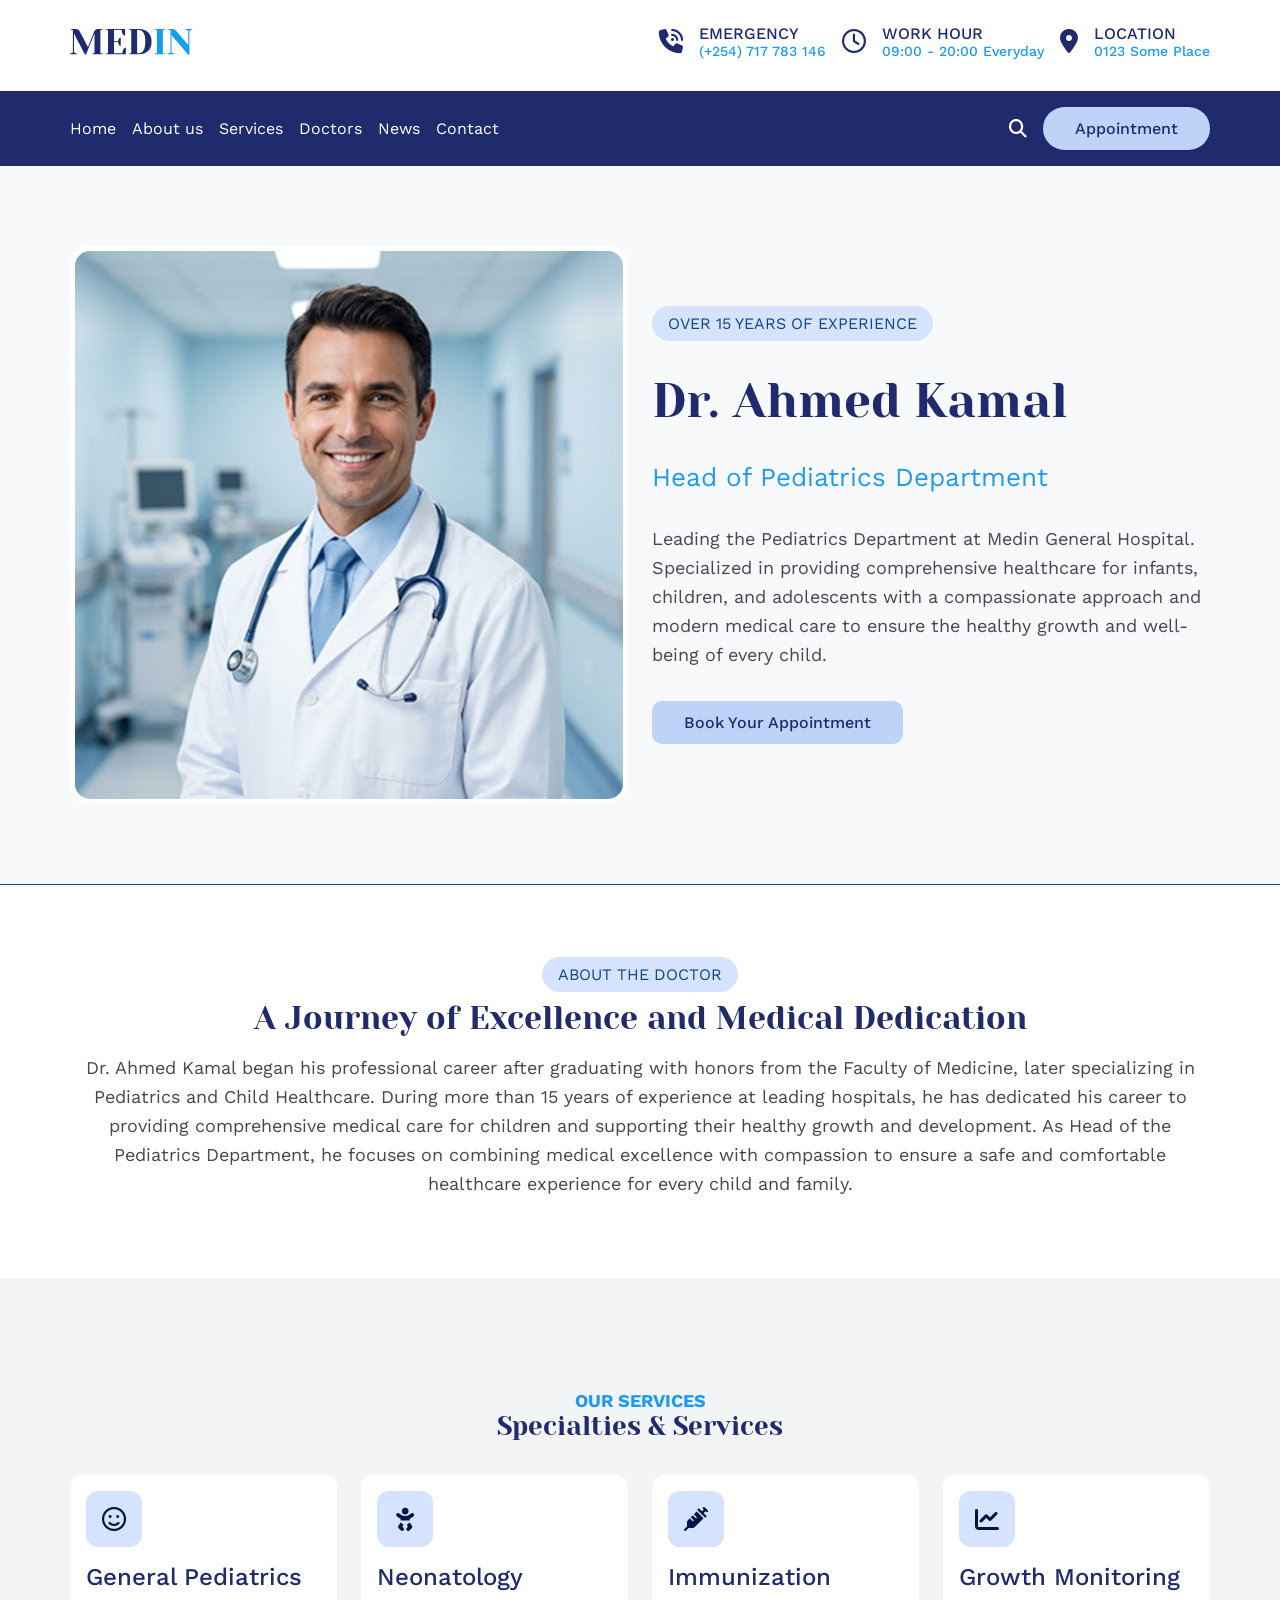
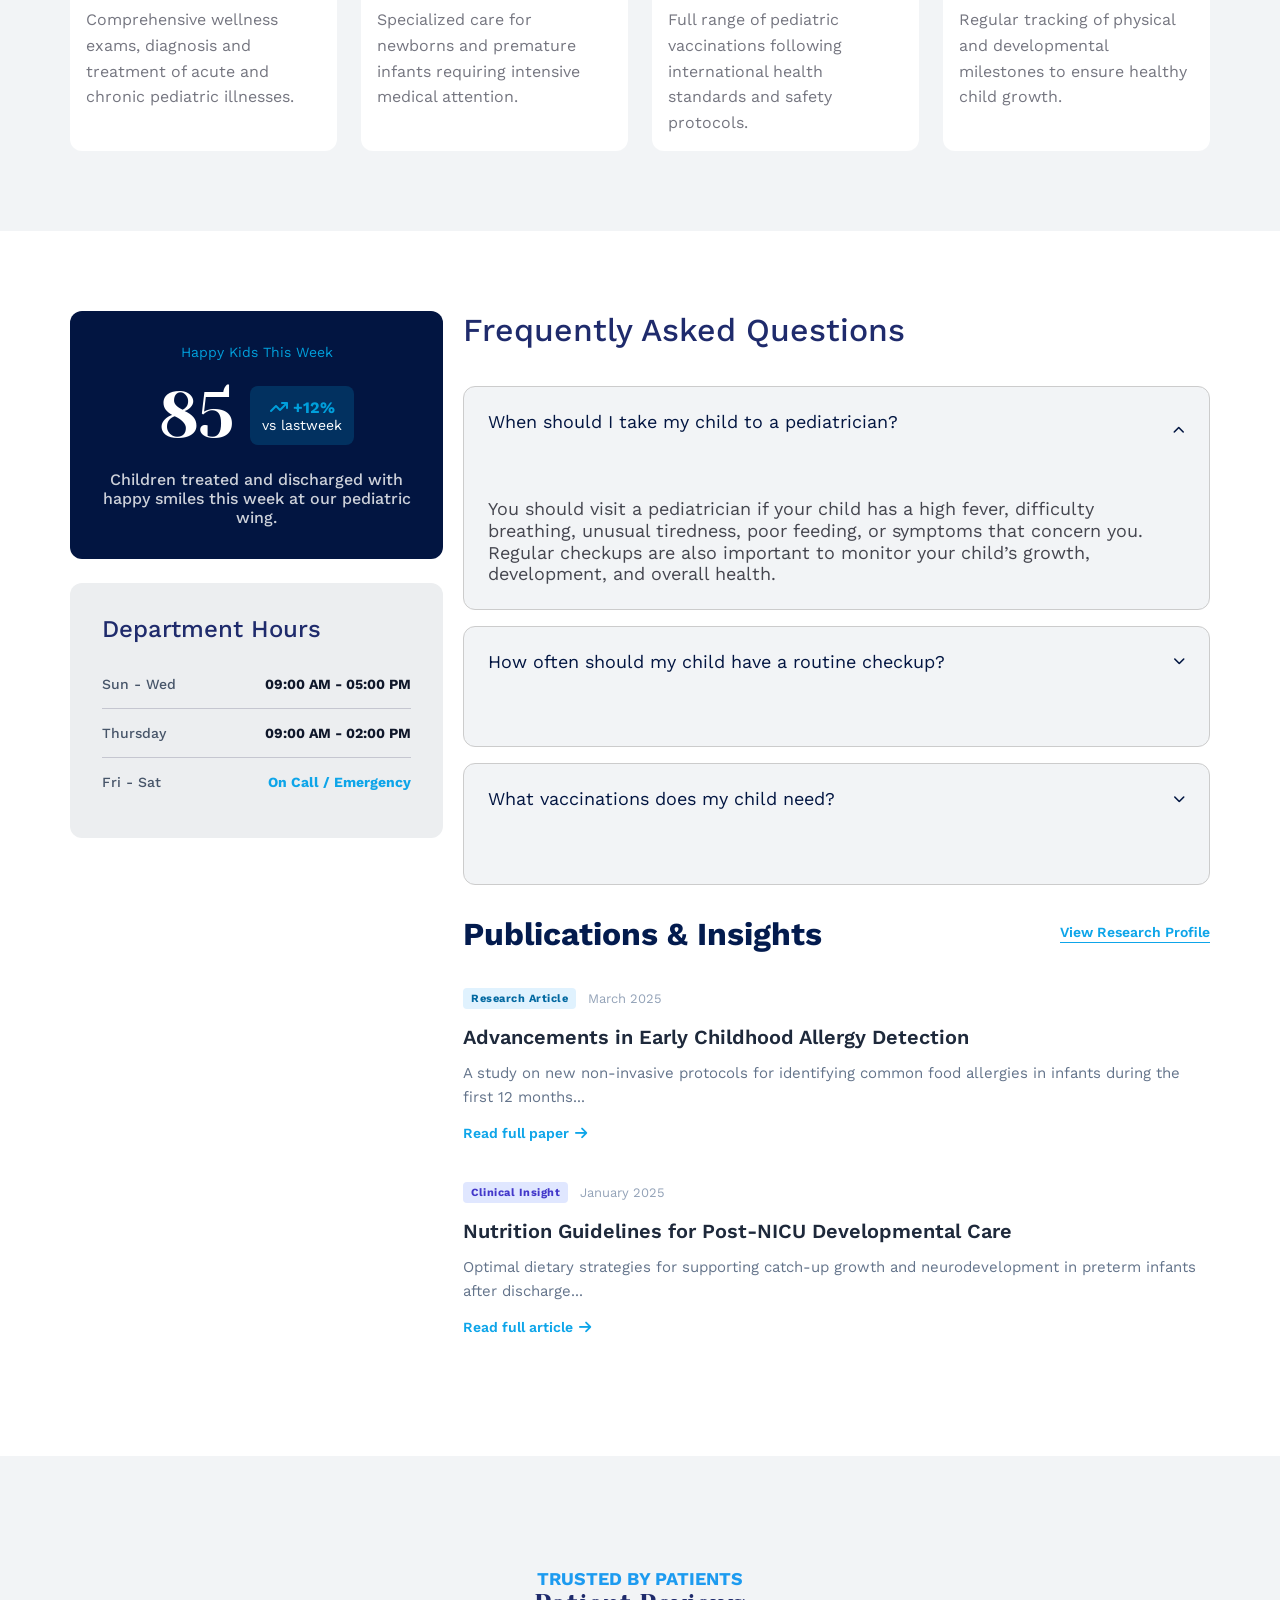
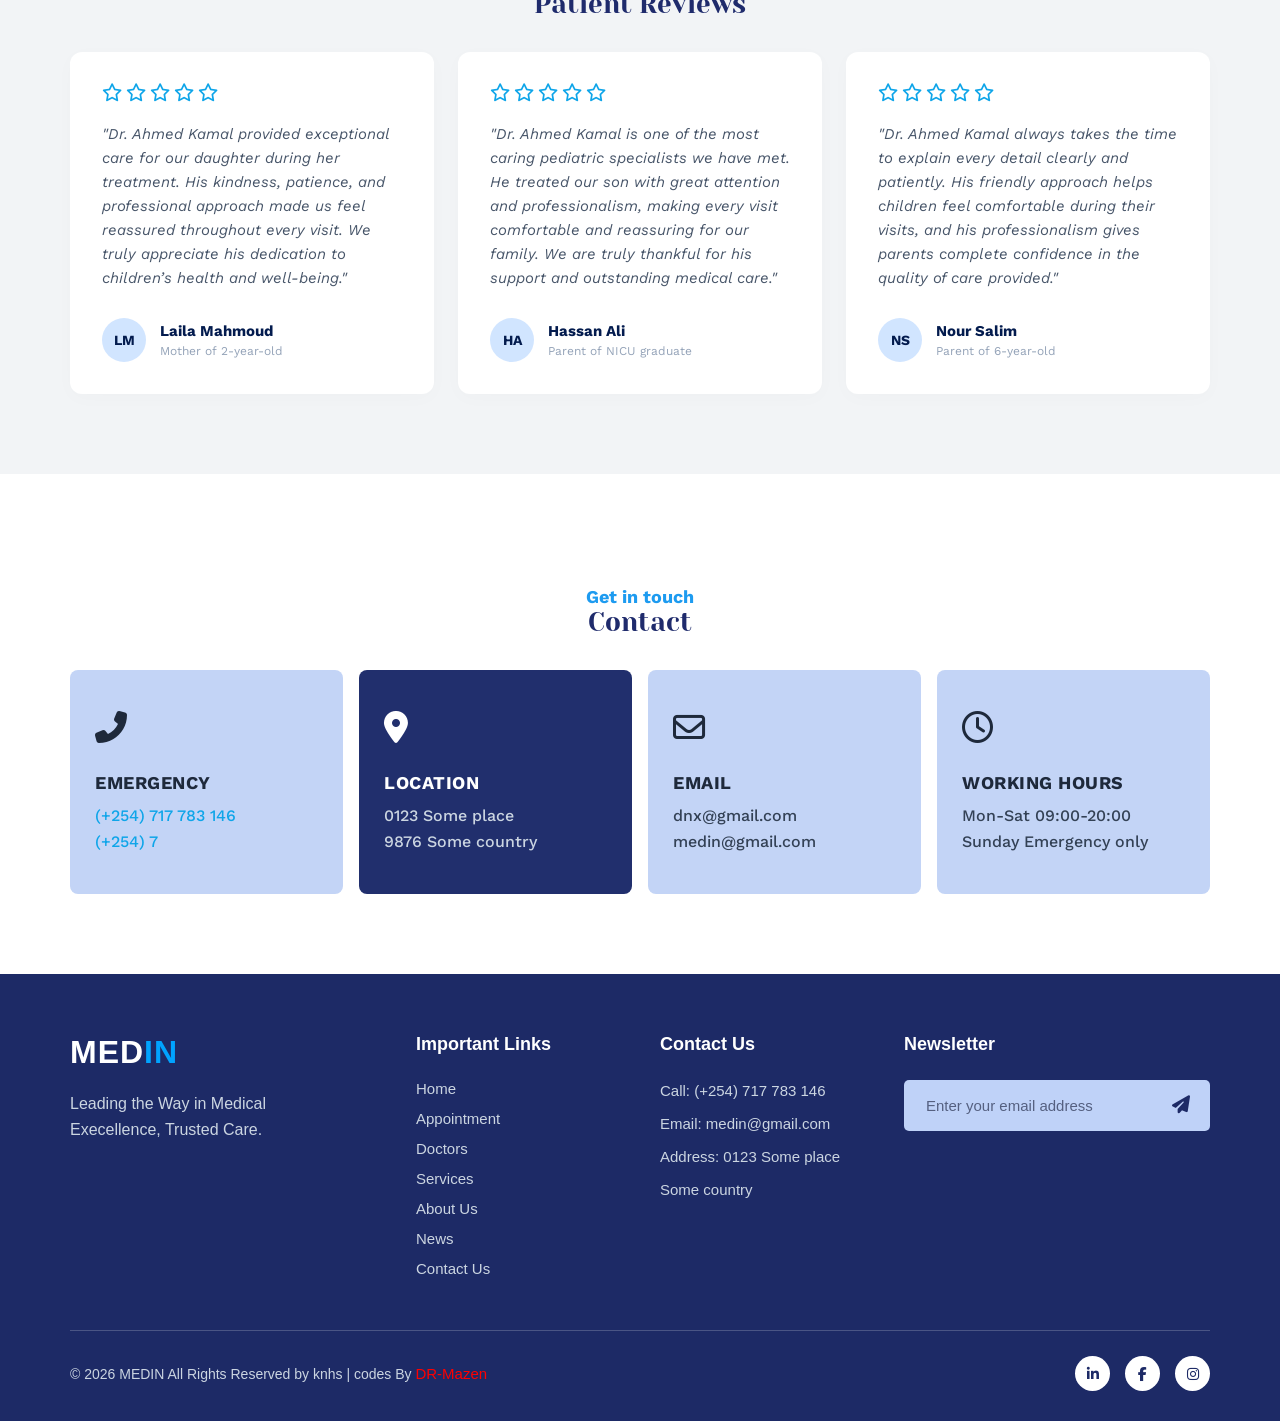
<file: html.file/doctor.profile.html>
<!DOCTYPE html>
<html lang="en">

<head>
    <!-- meta-------------------- -->
    <meta charset="UTF-8">
    <meta name="viewport" content="width=device-width, initial-scale=1.0">
    <!-- google-font---------------------- -->
    <link rel="preconnect" href="https://fonts.googleapis.com">
    <link rel="preconnect" href="https://fonts.gstatic.com" crossorigin>
    <link
        href="https://fonts.googleapis.com/css2?family=Work+Sans:ital,wght@0,400;0,500;0,700;1,400&family=Yeseva+One&display=swap"
        rel="stylesheet">
    <!-- css-file----------------------------------- -->
    <link rel="stylesheet" href="../css.file/main.css">
    <link rel="stylesheet" href="../css.file/doctor.profile.css">
    <!-- font-as-------------------------------------- -->
    <link rel="stylesheet" href="https://cdnjs.cloudflare.com/ajax/libs/font-awesome/6.7.2/css/all.min.css">
    <!-- title----------------------------- -->
    <link rel="icon" type="image/png" href="img/hospital.png">
    <title>MEDIN | DR.Ahmad Kamal</title>
</head>

<body>
    <!-- start head========================== -->
    <header class="main-header">
        <div class="top-header">
            <div class="container header-flex">
                <div class="logo">
                    <a href="index.html">
                        <img src="../img/Medin-logo.png" alt="MEDIN Logo">
                    </a>
                </div>

                <div class="contact-info">
                    <div class="info-item">
                        <div class="info-icon">
                            <i class="fa-solid fa-phone-volume"></i>
                        </div>
                        <div class="info-text">
                            <span>EMERGENCY</span>
                            <a href="tel:+254717783146">(+254) 717 783 146</a>
                        </div>
                    </div>

                    <div class="info-item">
                        <div class="info-icon">
                            <i class="fa-regular fa-clock"></i>
                        </div>
                        <div class="info-text">
                            <span>WORK HOUR</span>
                            <p>09:00 - 20:00 Everyday</p>
                        </div>
                    </div>

                    <div class="info-item">
                        <div class="info-icon">
                            <i class="fa-solid fa-location-dot"></i>
                        </div>
                        <div class="info-text">
                            <span>LOCATION</span>
                            <p>0123 Some Place</p>
                        </div>
                    </div>
                </div>
            </div>
        </div>

        <nav class="navbar">
            <div class="container nav-flex">
                <div class="logo">
                    <a href="index.html">
                        <img src="../img/Medin-logo-2.png" alt="MEDIN Logo">
                    </a>
                </div>
                <ul class="nav-links">
                    <li><a href="../index.html" class="active">Home</a></li>
                    <li><a href="about.html">About us</a></li>
                    <li><a href="service.html">Services</a></li>
                    <li><a href="doctor.html">Doctors</a></li>
                    <li><a href="news.html">News</a></li>
                    <li><a href="contact.html">Contact</a></li>
                </ul>

                <div class="nav-actions">
                    <button class="search-btn" aria-label="Search">
                        <i class="fa-solid fa-magnifying-glass"></i>
                    </button>
                    <a href="Appointment.html" class="appointment-btn">Appointment</a>
                    <div class="list-icon"><i class="fa-solid fa-bars"></i></div>
                </div>
            </div>
        </nav>
    </header>
    <!-- end of header====================================== -->
    <!-- ====================================================================Hero-section=========================================================== -->
    <main>
        <!-- ================================================================================================================================================ -->
        <section class="hero-section">
            <div class="container">
                <div class="hero-img"><img src="../img/doctor-11.png" alt=""></div>
                <div class="hero-info">
                    <span class="sub-title">OVER 15 YEARS OF EXPERIENCE</span>
                    <h1>Dr. Ahmed Kamal</h1>
                    <h3>Head of Pediatrics Department</h3>
                    <p>
                        Leading the Pediatrics Department at Medin General Hospital.
                        Specialized in providing comprehensive healthcare for infants, children,
                        and adolescents with a compassionate approach and modern medical care
                        to ensure the healthy growth and well-being of every child.
                    </p>
                    <a href="Appointment.html">Book Your Appointment</a>
                </div>
            </div>
        </section>
        <!-- ================================================================================About================================================================== -->
        <section class="about-section">
            <div class="container">
                <span class="sub-title">ABOUT THE DOCTOR</span>
                <h2>A Journey of Excellence and Medical Dedication</h2>
                <p>
                    Dr. Ahmed Kamal began his professional career after graduating with honors from the Faculty of
                    Medicine,
                    later specializing in Pediatrics and Child Healthcare. During more than 15 years of experience at
                    leading hospitals,
                    he has dedicated his career to providing comprehensive medical care for children and supporting
                    their healthy growth
                    and development. As Head of the Pediatrics Department, he focuses on combining medical excellence
                    with compassion
                    to ensure a safe and comfortable healthcare experience for every child and family.
                </p>
            </div>
        </section>
        <!-- ================================================pediatrics-section================================================================= -->
        <section class="pediatrics-section">
            <div class="spectial-title">
                <p class="sub">OUR SERVICES</p>
                <h2>Specialties & Services</h2>
            </div>
            <div class="container">
                <div class="service-box">
                    <div class="icon-wrapper">
                        <i class="far fa-smile"></i>
                    </div>
                    <h3>General Pediatrics</h3>
                    <p>Comprehensive wellness exams, diagnosis and treatment of acute and chronic pediatric
                        illnesses.</p>
                </div>

                <div class="service-box">
                    <div class="icon-wrapper">
                        <i class="fas fa-baby"></i>
                    </div>
                    <h3>Neonatology</h3>
                    <p>Specialized care for newborns and premature infants requiring intensive medical attention.
                    </p>
                </div>

                <div class="service-box">
                    <div class="icon-wrapper">
                        <i class="fas fa-syringe"></i>
                    </div>
                    <h3>Immunization</h3>
                    <p>Full range of pediatric vaccinations following international health standards and safety
                        protocols.</p>
                </div>

                <div class="service-box">
                    <div class="icon-wrapper">
                        <i class="fas fa-chart-line"></i>
                    </div>
                    <h3>Growth Monitoring</h3>
                    <p>Regular tracking of physical and developmental milestones to ensure healthy child growth.</p>
                </div>
            </div>
        </section>
        <!-- ================================================================================================================= -->
        <section class="insights-section">
            <div class="container">
                <aside class="sidebar">
                    <!-- كارت الإحصائيات  -->
                    <div class="stat-card">
                        <span class="card-tag">Happy Kids This Week</span>
                        <div class="stat-number-wrapper">
                            <span class="main-number">85</span>
                            <span class="trend-badge"> <b><i class="fa-solid fa-arrow-trend-up"></i> +12%</b> <span>vs
                                    lastweek</span></span>
                        </div>
                        <p class="card-desc">Children treated and discharged with happy smiles this week at our
                            pediatric wing.</p>
                    </div>
                    <!-- كارت مواعيد  -->
                    <div class="hours-card">
                        <h3>Department Hours</h3>
                        <ul class="hours-list">
                            <li>
                                <span class="days">Sun - Wed</span>
                                <span class="time">09:00 AM - 05:00 PM</span>
                            </li>
                            <li>
                                <span class="days">Thursday</span>
                                <span class="time">09:00 AM - 02:00 PM</span>
                            </li>
                            <li>
                                <span class="days">Fri - Sat</span>
                                <span class="time emergency">On Call / Emergency</span>
                            </li>
                        </ul>
                    </div>
                </aside>

                <!-- الجانب الأيمن -->
                <div class="main-content">
                    <!--قسم الأسئلة  -->
                    <div class="faq-block">
                        <h2>Frequently Asked Questions</h2>
                        <!-- السؤال الأول  -->
                        <div class="faq-item active">
                            <div class="faq-question">
                                <h4>When should I take my child to a pediatrician?</h4>
                                <i class="fas fa-chevron-down"></i>
                            </div>
                            <div class="faq-answer">
                                <p>
                                    You should visit a pediatrician if your child has a high fever, difficulty
                                    breathing,
                                    unusual tiredness, poor feeding, or symptoms that concern you. Regular checkups are
                                    also
                                    important to monitor your child’s growth, development, and overall health.
                                </p>
                            </div>
                        </div>

                        <!-- السؤال الثاني -->
                        <div class="faq-item">
                            <div class="faq-question">
                                <h4>How often should my child have a routine checkup?</h4>
                                <i class="fas fa-chevron-down"></i>
                            </div>
                            <div class="faq-answer">
                                <p>
                                    Regular pediatric checkups help monitor your child’s growth, development, and
                                    overall health. Younger children may need more frequent visits, while older children
                                    should have a yearly checkup. Our pediatric team also provides guidance on
                                    vaccinations and healthy habits.
                                </p>
                            </div>
                        </div>

                        <!-- السؤال الثالث -->
                        <div class="faq-item">
                            <div class="faq-question">
                                <h4>What vaccinations does my child need?</h4>
                                <i class="fas fa-chevron-down"></i>
                            </div>
                            <div class="faq-answer">
                                <p>
                                    Children need routine vaccinations to protect them from serious diseases and support
                                    healthy
                                    development. The recommended vaccines depend on your child’s age and medical
                                    history. Our
                                    pediatric clinic follows the latest immunization guidelines and helps parents stay
                                    updated
                                    with their child’s vaccination schedule.
                                </p>
                            </div>
                        </div>
                    </div>

                    <!-- قسم المقالات والأبحاث -->
                    <div class="publications-block">
                        <div class="block-header">
                            <h2>Publications & Insights</h2>
                            <a href="#" class="view-all">View Research Profile</a>
                        </div>

                        <!-- المقال الأول -->
                        <article class="pub-item">
                            <div class="pub-meta">
                                <span class="badge research">Research Article</span>
                                <span class="date">March 2025</span>
                            </div>
                            <h3>Advancements in Early Childhood Allergy Detection</h3>
                            <p>A study on new non-invasive protocols for identifying common food allergies in infants
                                during the first 12 months...</p>
                            <a href="#" class="read-more">Read full paper <i class="fas fa-arrow-right"></i></a>
                        </article>

                        <!-- المقال الثاني -->
                        <article class="pub-item">
                            <div class="pub-meta">
                                <span class="badge clinical">Clinical Insight</span>
                                <span class="date">January 2025</span>
                            </div>
                            <h3>Nutrition Guidelines for Post-NICU Developmental Care</h3>
                            <p>Optimal dietary strategies for supporting catch-up growth and neurodevelopment in preterm
                                infants after discharge...</p>
                            <a href="#" class="read-more">Read full article <i class="fas fa-arrow-right"></i></a>
                        </article>
                    </div>
                </div>
            </div>
        </section>
        <!-- ============================================================================================================== -->
        <section class="testimonials-section">
            <div class="spectial-title">
                <p class="sub">TRUSTED BY PATIENTS</p>
                <h2>Patient Reviews</h2>
            </div>
            <div class="container">
                <!--   الأول -->
                <div class="testimonial-card">
                    <div class="stars-rating">
                        <i class="far fa-star"></i>
                        <i class="far fa-star"></i>
                        <i class="far fa-star"></i>
                        <i class="far fa-star"></i>
                        <i class="far fa-star"></i>
                    </div>
                    <p class="testimonial-text">
                        "Dr. Ahmed Kamal provided exceptional care for our daughter during her treatment. His kindness,
                        patience, and professional approach made us feel reassured throughout every visit. We truly
                        appreciate his dedication to children’s health and well-being."
                    </p>
                    <div class="user-info">
                        <div class="user-avatar">LM</div>
                        <div class="user-details">
                            <h4>Laila Mahmoud</h4>
                            <span>Mother of 2-year-old</span>
                        </div>
                    </div>
                </div>

                <!--   الثاني -->
                <div class="testimonial-card">
                    <div class="stars-rating">
                        <i class="far fa-star"></i>
                        <i class="far fa-star"></i>
                        <i class="far fa-star"></i>
                        <i class="far fa-star"></i>
                        <i class="far fa-star"></i>
                    </div>
                    <p class="testimonial-text">
                        "Dr. Ahmed Kamal is one of the most caring pediatric specialists we have met. He treated our son
                        with
                        great attention and professionalism, making every visit comfortable and reassuring for our
                        family.
                        We are truly thankful for his support and outstanding medical care."
                    </p>
                    <div class="user-info">
                        <div class="user-avatar">HA</div>
                        <div class="user-details">
                            <h4>Hassan Ali</h4>
                            <span>Parent of NICU graduate</span>
                        </div>
                    </div>
                </div>

                <!--   الثالث -->
                <div class="testimonial-card">
                    <div class="stars-rating">
                        <i class="far fa-star"></i>
                        <i class="far fa-star"></i>
                        <i class="far fa-star"></i>
                        <i class="far fa-star"></i>
                        <i class="far fa-star"></i>
                    </div>
                    <p class="testimonial-text">
                        "Dr. Ahmed Kamal always takes the time to explain every detail clearly and patiently. His
                        friendly
                        approach helps children feel comfortable during their visits, and his professionalism gives
                        parents
                        complete confidence in the quality of care provided."
                    </p>
                    <div class="user-info">
                        <div class="user-avatar">NS</div>
                        <div class="user-details">
                            <h4>Nour Salim</h4>
                            <span>Parent of 6-year-old</span>
                        </div>
                    </div>
                </div>
            </div>
        </section>
        <!-- ===========================================================contact-sectio==================================================================== -->
        <section class="contact-section">
            <div class="spectial-title">
                <p class="sub">Get in touch</p>
                <h2>Contact</h2>
            </div>
            <div class="container">
                <div class="contact-card border-purple">
                    <div class="contact-icon">
                        <i class="fas fa-phone-alt"></i>
                    </div>
                    <h3 class="contact-title">EMERGENCY</h3>
                    <div class="contact-details blue-text">
                        <p>(+254) 717 783 146</p>
                        <p>(+254) 7</p>
                    </div>
                </div>

                <div class="contact-card dark-card">
                    <div class="contact-icon">
                        <i class="fas fa-map-marker-alt"></i>
                    </div>
                    <h3 class="contact-title">LOCATION</h3>
                    <div class="contact-details">
                        <p>0123 Some place</p>
                        <p>9876 Some country</p>
                    </div>
                </div>

                <div class="contact-card">
                    <div class="contact-icon">
                        <i class="far fa-envelope"></i>
                    </div>
                    <h3 class="contact-title">EMAIL</h3>
                    <div class="contact-details">
                        <p>dnx@gmail.com</p>
                        <p>medin@gmail.com</p>
                    </div>
                </div>

                <div class="contact-card">
                    <div class="contact-icon">
                        <i class="far fa-clock"></i>
                    </div>
                    <h3 class="contact-title">WORKING HOURS</h3>
                    <div class="contact-details">
                        <p>Mon-Sat 09:00-20:00</p>
                        <p>Sunday Emergency only</p>
                    </div>
                </div>
            </div>
        </section>
    </main>
    <!-- ============================================================================================================= -->
    <footer>
        <div class="container">
            <div class="footer-top">
                <div class="footer-col brand-col">
                    <h2 class="footer-logo">MED<span>IN</span></h2>
                    <p class="footer-desc">Leading the Way in Medical Execellence, Trusted Care.</p>
                </div>

                <div class="footer-col">
                    <h3>Important Links</h3>
                    <ul class="footer-links">
                        <li><a href="../index.html">Home</a></li>
                        <li><a href="Appointment.html">Appointment</a></li>
                        <li><a href="doctor.html">Doctors</a></li>
                        <li><a href="service.html">Services</a></li>
                        <li><a href="about.html">About Us</a></li>
                        <li><a href="news.html">News</a></li>
                        <li><a href="contact.html">Contact Us</a></li>
                    </ul>
                </div>

                <div class="footer-col">
                    <h3>Contact Us</h3>
                    <ul class="footer-contact">
                        <li>Call: (+254) 717 783 146</li>
                        <li>Email: medin@gmail.com</li>
                        <li>Address: 0123 Some place</li>
                        <li>Some country</li>
                    </ul>
                </div>

                <div class="footer-col newsletter-col">
                    <h3>Newsletter</h3>
                    <form class="newsletter-form">
                        <input type="email" placeholder="Enter your email address" required>
                        <button type="submit">
                            <i class="fa-solid fa-paper-plane"></i>
                        </button>
                    </form>
                </div>
            </div>

            <hr class="footer-divider">

            <div class="footer-bottom">
                <p class="copyright">© 2026 MEDIN All Rights Reserved by knhs | codes By <a
                        href="https://github.com/drmazenaskar-blip" target="_blank">DR-Mazen</a></p>
                <ul class="footer-socials">
                    <li><a href="#"><i class="fa-brands fa-linkedin-in"></i></a></li>
                    <li><a href="#"><i class="fa-brands fa-facebook-f"></i></a></li>
                    <li><a href="#"><i class="fa-brands fa-instagram"></i></a></li>
                </ul>
            </div>
        </div>
    </footer>

</body>

</html>
</file>
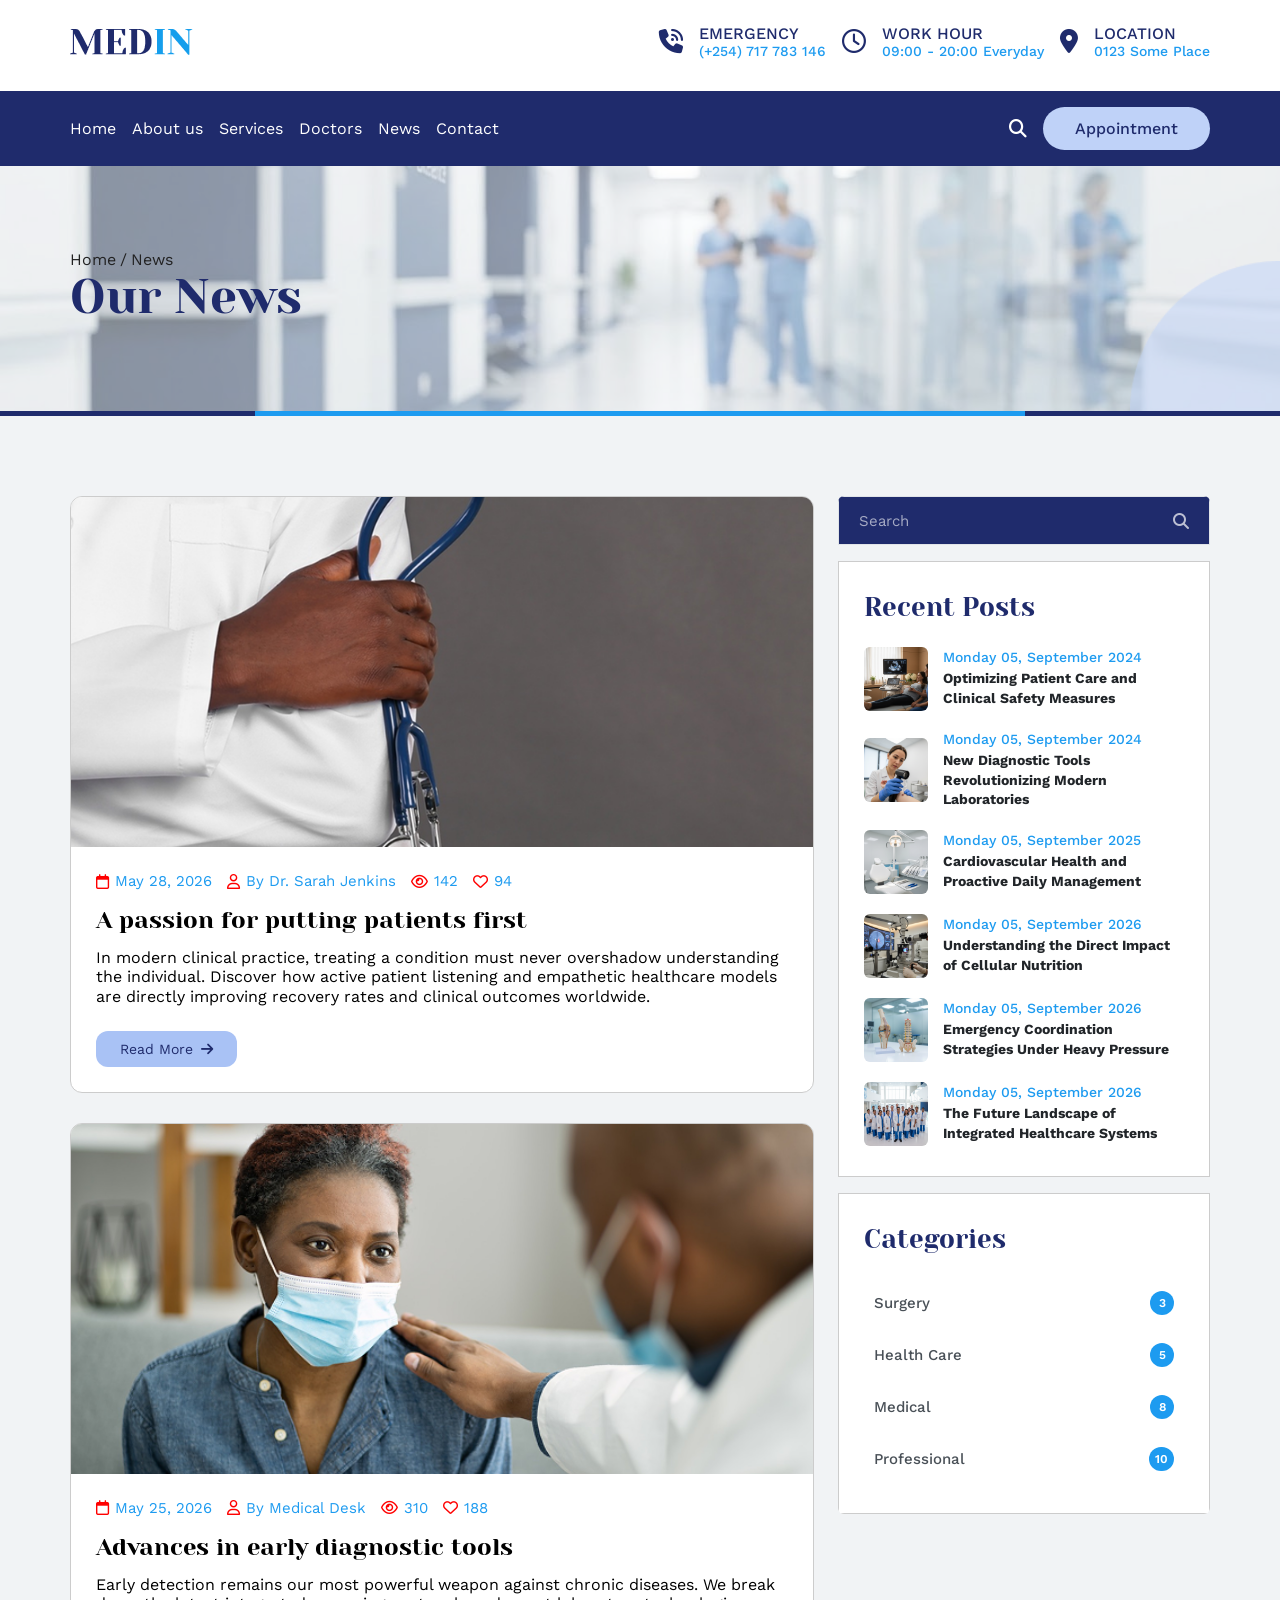
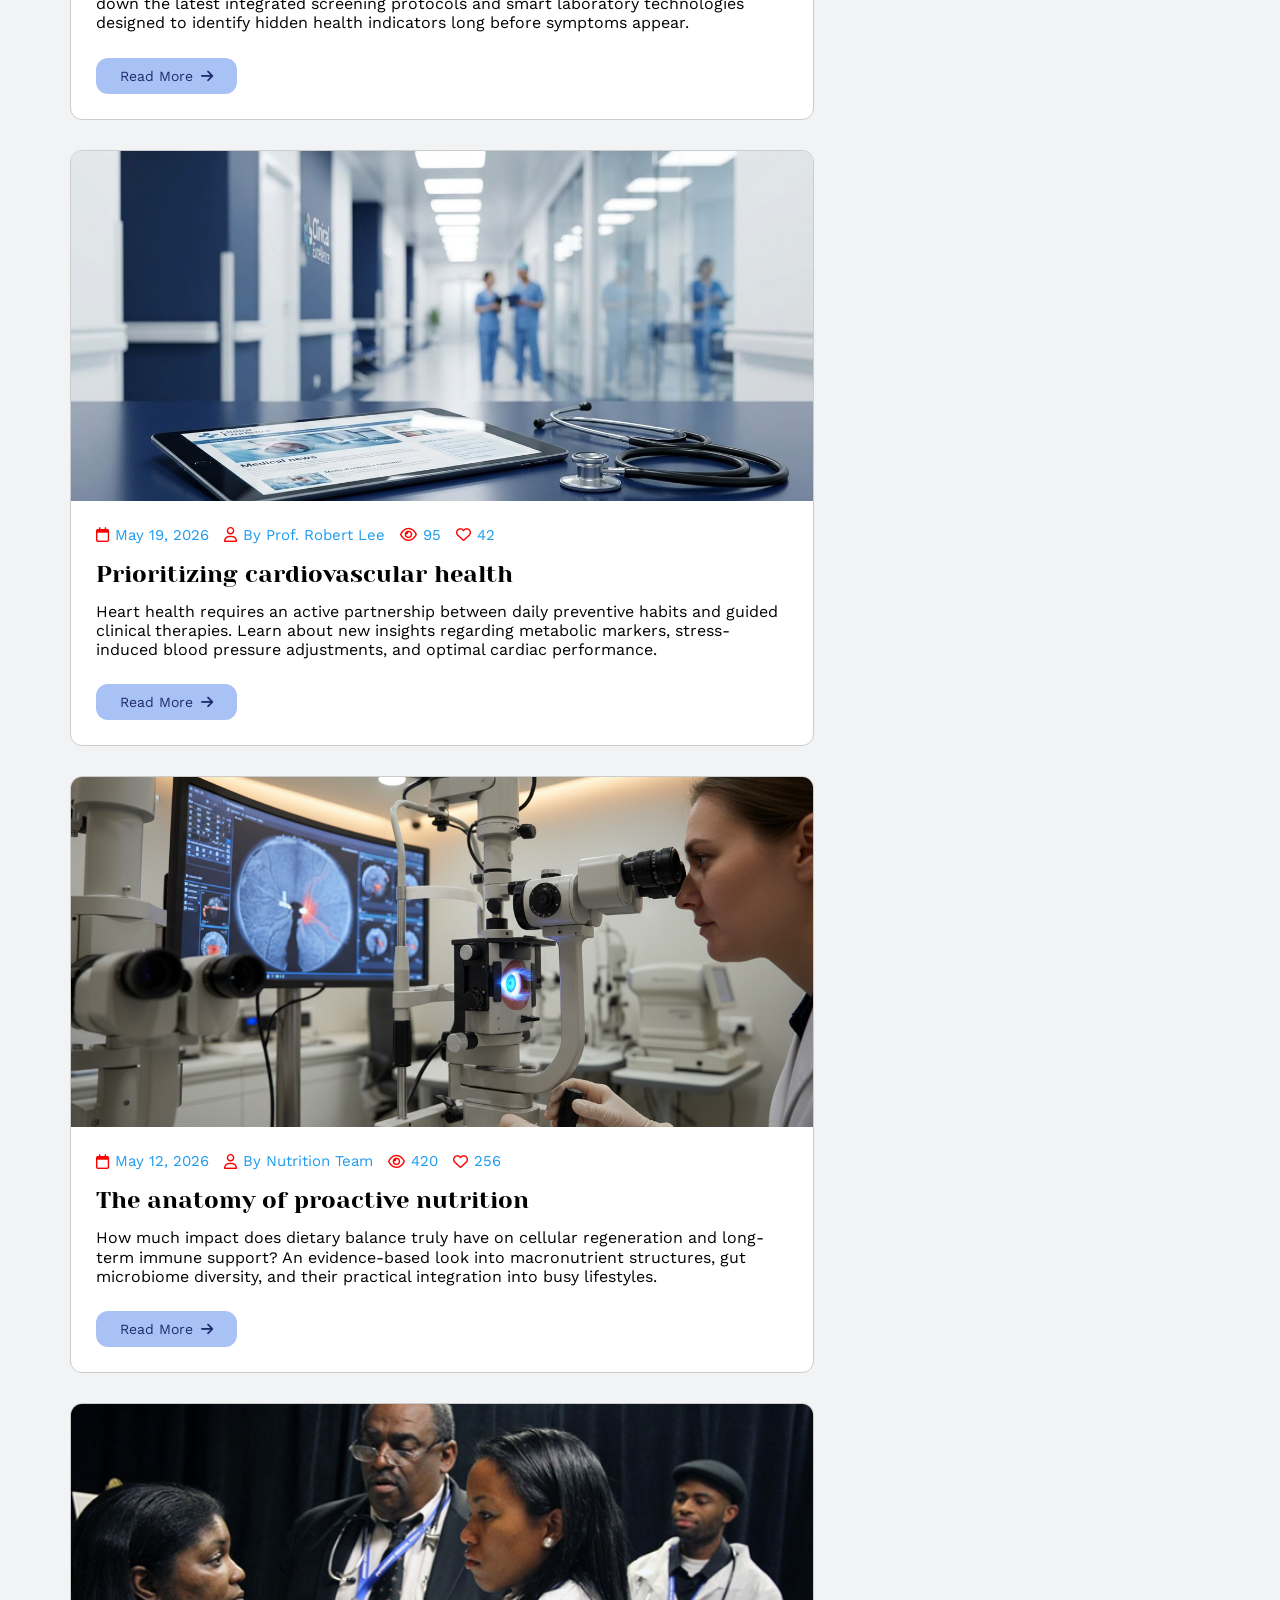
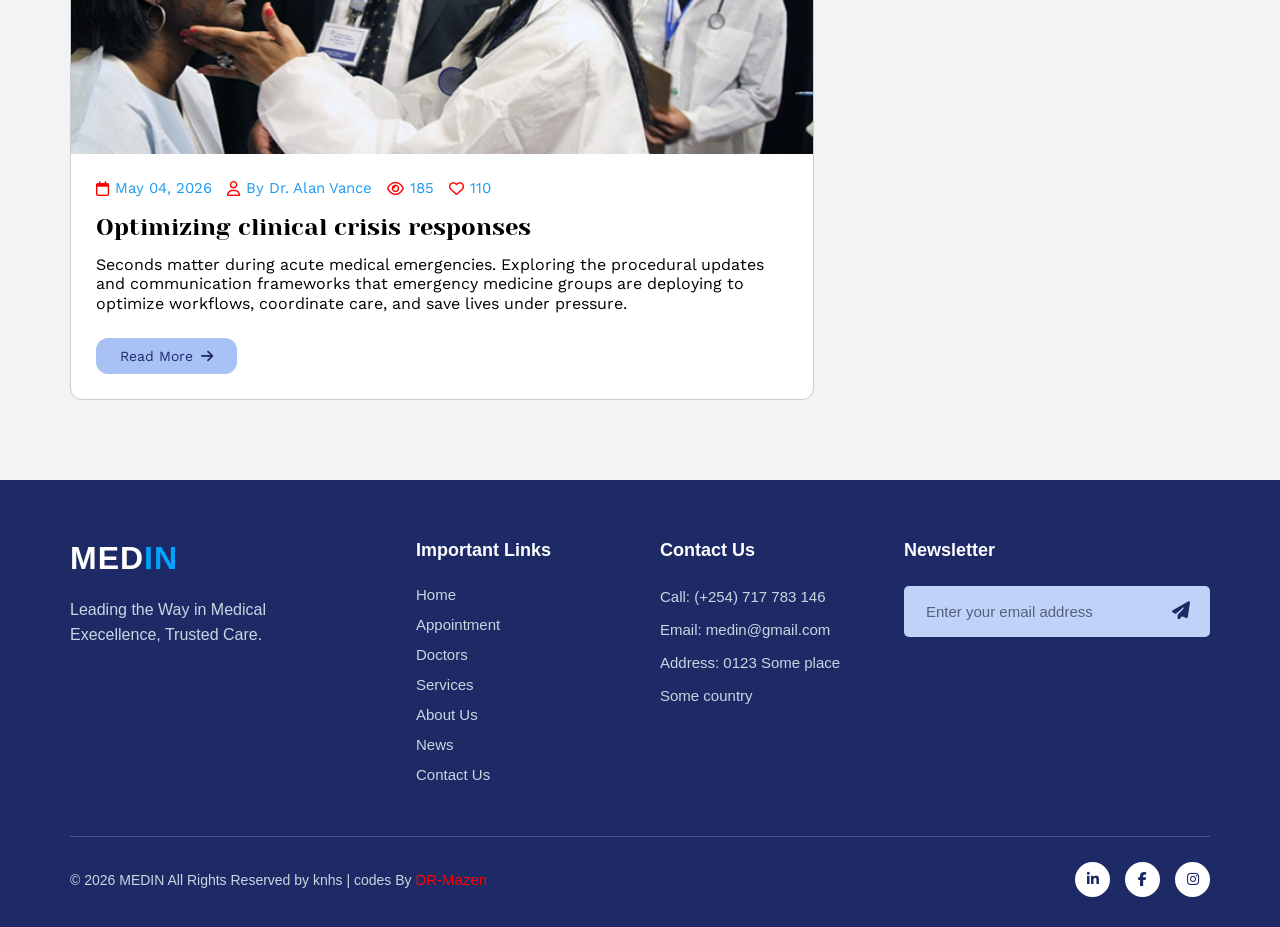
<file: html.file/news.html>
<!DOCTYPE html>
<html lang="en">

<head>
    <!-- meta-------------------- -->
    <meta charset="UTF-8">
    <meta name="viewport" content="width=device-width, initial-scale=1.0">
    <!-- google-font---------------------- -->
    <link rel="preconnect" href="https://fonts.googleapis.com">
    <link rel="preconnect" href="https://fonts.gstatic.com" crossorigin>
    <link
        href="https://fonts.googleapis.com/css2?family=Work+Sans:ital,wght@0,400;0,500;0,700;1,400&family=Yeseva+One&display=swap"
        rel="stylesheet">
    <!-- css-file----------------------------------- -->
    <link rel="stylesheet" href="../css.file/main.css">
    <link rel="stylesheet" href="../css.file/news.css">
    <!-- font-as-------------------------------------- -->
    <link rel="stylesheet" href="https://cdnjs.cloudflare.com/ajax/libs/font-awesome/6.7.2/css/all.min.css">
    <!-- title----------------------------- -->
    <link rel="icon" type="image/png" href="../img/hospital.png">
    <title>MEDIN | News</title>
</head>

<body>
    <!-- start head========================== -->
    <header class="main-header">
        <div class="top-header">
            <div class="container header-flex">
                <div class="logo">
                    <a href="index.html">
                        <img src="../img/Medin-logo.png" alt="MEDIN Logo">
                    </a>
                </div>

                <div class="contact-info">
                    <div class="info-item">
                        <div class="info-icon">
                            <i class="fa-solid fa-phone-volume"></i>
                        </div>
                        <div class="info-text">
                            <span>EMERGENCY</span>
                            <a href="tel:+254717783146">(+254) 717 783 146</a>
                        </div>
                    </div>

                    <div class="info-item">
                        <div class="info-icon">
                            <i class="fa-regular fa-clock"></i>
                        </div>
                        <div class="info-text">
                            <span>WORK HOUR</span>
                            <p>09:00 - 20:00 Everyday</p>
                        </div>
                    </div>

                    <div class="info-item">
                        <div class="info-icon">
                            <i class="fa-solid fa-location-dot"></i>
                        </div>
                        <div class="info-text">
                            <span>LOCATION</span>
                            <p>0123 Some Place</p>
                        </div>
                    </div>
                </div>
            </div>
        </div>

        <nav class="navbar">
            <div class="container nav-flex">
                <div class="logo">
                    <a href="index.html">
                        <img src="../img/Medin-logo-2.png" alt="MEDIN Logo">
                    </a>
                </div>
                <ul class="nav-links">
                    <li><a href="../index.html" class="active">Home</a></li>
                    <li><a href="about.html">About us</a></li>
                    <li><a href="service.html">Services</a></li>
                    <li><a href="doctor.html">Doctors</a></li>
                    <li><a href="news.html">News</a></li>
                    <li><a href="contact.html">Contact</a></li>
                </ul>

                <div class="nav-actions">
                    <button class="search-btn" aria-label="Search">
                        <i class="fa-solid fa-magnifying-glass"></i>
                    </button>
                    <a href="Appointment.html" class="appointment-btn">Appointment</a>
                    <div class="list-icon"><i class="fa-solid fa-bars"></i></div>
                </div>
            </div>
        </nav>
    </header>
    <!-- end of header====================================== -->
    <!-- ====================================================================Hero-section=========================================================== -->
    <main>
        <section class="hero-section">
            <div class="container">
                <div class="hero-info">
                    <span><a href="../index.html">Home</a></span>
                    <span>/</span>
                    <span><a href="news.html">News</a></span>
                    <h1>Our News</h1>
                </div>
            </div>
        </section>
        <!-- ======================================================================================================================================== -->
        <section class="news-section">
            <div class="container">

                <div class="articles-grid">

                    <article class="article-card">
                        <div class="image-wrapper">
                            <img src="../img/Rectangle53.png" alt="">
                        </div>
                        <div class="card-content">
                            <div class="meta-info">
                                <div class="meta-item"><i class="fa-regular fa-calendar"></i> May 28, 2026</div>
                                <div class="meta-item"><i class="fa-regular fa-user"></i> By Dr. Sarah Jenkins</div>
                                <div class="meta-item"><i class="fa-regular fa-eye"></i> 142</div>
                                <div class="meta-item"><i class="fa-regular fa-heart"></i> 94</div>
                            </div>
                            <h2 class="article-title">A passion for putting patients first</h2>
                            <p class="article-excerpt">In modern clinical practice, treating a condition must never
                                overshadow understanding the individual. Discover how active patient listening and
                                empathetic healthcare models are directly improving recovery rates and clinical outcomes
                                worldwide.</p>
                            <a href="#" class="read-more-btn">Read More <i class="fa-solid fa-arrow-right"></i></a>
                        </div>
                    </article>

                    <article class="article-card">
                        <div class="image-wrapper">
                            <img src="../img/Rectangle10.png" alt="">
                        </div>
                        <div class="card-content">
                            <div class="meta-info">
                                <div class="meta-item"><i class="fa-regular fa-calendar"></i> May 25, 2026</div>
                                <div class="meta-item"><i class="fa-regular fa-user"></i> By Medical Desk</div>
                                <div class="meta-item"><i class="fa-regular fa-eye"></i> 310</div>
                                <div class="meta-item"><i class="fa-regular fa-heart"></i> 188</div>
                            </div>
                            <h2 class="article-title">Advances in early diagnostic tools</h2>
                            <p class="article-excerpt">Early detection remains our most powerful weapon against chronic
                                diseases. We break down the latest integrated screening protocols and smart laboratory
                                technologies designed to identify hidden health indicators long before symptoms appear.
                            </p>
                            <a href="#" class="read-more-btn">Read More <i class="fa-solid fa-arrow-right"></i></a>
                        </div>
                    </article>

                    <article class="article-card">
                        <div class="image-wrapper">
                            <img src="../img/news.jpg" alt="Cardiology research visualization">
                        </div>
                        <div class="card-content">
                            <div class="meta-info">
                                <div class="meta-item"><i class="fa-regular fa-calendar"></i> May 19, 2026</div>
                                <div class="meta-item"><i class="fa-regular fa-user"></i> By Prof. Robert Lee</div>
                                <div class="meta-item"><i class="fa-regular fa-eye"></i> 95</div>
                                <div class="meta-item"><i class="fa-regular fa-heart"></i> 42</div>
                            </div>
                            <h2 class="article-title">Prioritizing cardiovascular health</h2>
                            <p class="article-excerpt">Heart health requires an active partnership between daily
                                preventive habits and guided clinical therapies. Learn about new insights regarding
                                metabolic markers, stress-induced blood pressure adjustments, and optimal cardiac
                                performance.</p>
                            <a href="#" class="read-more-btn">Read More <i class="fa-solid fa-arrow-right"></i></a>
                        </div>
                    </article>

                    <article class="article-card">
                        <div class="image-wrapper">
                            <img src="../img/Ophthalmology.png" alt="Healthy lifestyle habits illustration">
                        </div>
                        <div class="card-content">
                            <div class="meta-info">
                                <div class="meta-item"><i class="fa-regular fa-calendar"></i> May 12, 2026</div>
                                <div class="meta-item"><i class="fa-regular fa-user"></i> By Nutrition Team</div>
                                <div class="meta-item"><i class="fa-regular fa-eye"></i> 420</div>
                                <div class="meta-item"><i class="fa-regular fa-heart"></i> 256</div>
                            </div>
                            <h2 class="article-title">The anatomy of proactive nutrition</h2>
                            <p class="article-excerpt">How much impact does dietary balance truly have on cellular
                                regeneration and long-term immune support? An evidence-based look into macronutrient
                                structures, gut microbiome diversity, and their practical integration into busy
                                lifestyles.</p>
                            <a href="#" class="read-more-btn">Read More <i class="fa-solid fa-arrow-right"></i></a>
                        </div>
                    </article>

                    <article class="article-card">
                        <div class="image-wrapper">
                            <img src="../img/Rectangle9.png" alt="Hospital emergency unit coordination">
                        </div>
                        <div class="card-content">
                            <div class="meta-info">
                                <div class="meta-item"><i class="fa-regular fa-calendar"></i> May 04, 2026</div>
                                <div class="meta-item"><i class="fa-regular fa-user"></i> By Dr. Alan Vance</div>
                                <div class="meta-item"><i class="fa-regular fa-eye"></i> 185</div>
                                <div class="meta-item"><i class="fa-regular fa-heart"></i> 110</div>
                            </div>
                            <h2 class="article-title">Optimizing clinical crisis responses</h2>
                            <p class="article-excerpt">Seconds matter during acute medical emergencies. Exploring the
                                procedural updates and communication frameworks that emergency medicine groups are
                                deploying to optimize workflows, coordinate care, and save lives under pressure.</p>
                            <a href="#" class="read-more-btn">Read More <i class="fa-solid fa-arrow-right"></i></a>
                        </div>
                    </article>
                </div>
                <aside class="sidebar">
                    <div class="search-widget">
                        <input type="text" placeholder="Search">
                        <i class="fa-solid fa-magnifying-glass"></i>
                    </div>

                    <div class="sidebar-section">
                        <h2 class="section-title">Recent Posts</h2>
                        <div class="posts-list">
                            <a href="#" class="post-item">
                                <img src="../img/Obstetrics&Gynecology.png" alt="" class="post-thumb">
                                <div class="post-meta">
                                    <span class="post-date">Monday 05, September 2024</span>
                                    <h3 class="post-heading">Optimizing Patient Care and Clinical Safety Measures</h3>
                                </div>
                            </a>

                            <a href="#" class="post-item">
                                <img src="../img/Dermatology.png" alt="" class="post-thumb">
                                <div class="post-meta">
                                    <span class="post-date">Monday 05, September 2024</span>
                                    <h3 class="post-heading">New Diagnostic Tools Revolutionizing Modern Laboratories
                                    </h3>
                                </div>
                            </a>

                            <a href="#" class="post-item">
                                <img src="../img/Dentistry.png" alt="" class="post-thumb">
                                <div class="post-meta">
                                    <span class="post-date">Monday 05, September 2025</span>
                                    <h3 class="post-heading">Cardiovascular Health and Proactive Daily Management</h3>
                                </div>
                            </a>

                            <a href="#" class="post-item">
                                <img src="../img/Ophthalmology.png" alt="" class="post-thumb">
                                <div class="post-meta">
                                    <span class="post-date">Monday 05, September 2026</span>
                                    <h3 class="post-heading">Understanding the Direct Impact of Cellular Nutrition</h3>
                                </div>
                            </a>

                            <a href="#" class="post-item">
                                <img src="../img/Orthopedic-Surgery.png" alt="" class="post-thumb">
                                <div class="post-meta">
                                    <span class="post-date">Monday 05, September 2026</span>
                                    <h3 class="post-heading">Emergency Coordination Strategies Under Heavy Pressure</h3>
                                </div>
                            </a>

                            <a href="#" class="post-item">
                                <img src="../img/our-doctors.png" alt="" class="post-thumb">
                                <div class="post-meta">
                                    <span class="post-date">Monday 05, September 2026</span>
                                    <h3 class="post-heading">The Future Landscape of Integrated Healthcare Systems</h3>
                                </div>
                            </a>

                        </div>
                    </div>

                    <div class="sidebar-list">
                        <h2 class="section-title">Categories</h2>
                        <ul class="categories-list">

                            <li class="category-item">
                                <a href="#">
                                    <span>Surgery</span>
                                    <span class="category-count">3</span>
                                </a>
                            </li>

                            <li class="category-item">
                                <a href="#">
                                    <span>Health Care</span>
                                    <span class="category-count">5</span>
                                </a>
                            </li>

                            <li class="category-item">
                                <a href="#">
                                    <span>Medical</span>
                                    <span class="category-count">8</span>
                                </a>
                            </li>

                            <li class="category-item">
                                <a href="#">
                                    <span>Professional</span>
                                    <span class="category-count">10</span>
                                </a>
                            </li>

                        </ul>
                    </div>

                </aside>
            </div>
        </section>
    </main>
    <!-- start of foooter================================================================== -->
    <footer>
        <div class="container">
            <div class="footer-top">
                <div class="footer-col brand-col">
                    <h2 class="footer-logo">MED<span>IN</span></h2>
                    <p class="footer-desc">Leading the Way in Medical Execellence, Trusted Care.</p>
                </div>

                <div class="footer-col">
                    <h3>Important Links</h3>
                    <ul class="footer-links">
                        <li><a href="../index.html">Home</a></li>
                        <li><a href="Appointment.html">Appointment</a></li>
                        <li><a href="doctor.html">Doctors</a></li>
                        <li><a href="service.html">Services</a></li>
                        <li><a href="about.html">About Us</a></li>
                        <li><a href="news.html">News</a></li>
                         <li><a href="contact.html">Contact Us</a></li>
                    </ul>
                </div>

                <div class="footer-col">
                    <h3>Contact Us</h3>
                    <ul class="footer-contact">
                        <li>Call: (+254) 717 783 146</li>
                        <li>Email: medin@gmail.com</li>
                        <li>Address: 0123 Some place</li>
                        <li>Some country</li>
                    </ul>
                </div>

                <div class="footer-col newsletter-col">
                    <h3>Newsletter</h3>
                    <form class="newsletter-form">
                        <input type="email" placeholder="Enter your email address" required>
                        <button type="submit">
                            <i class="fa-solid fa-paper-plane"></i>
                        </button>
                    </form>
                </div>
            </div>

            <hr class="footer-divider">

            <div class="footer-bottom">
                <p class="copyright">© 2026 MEDIN All Rights Reserved by knhs | codes By <a
                        href="https://github.com/drmazenaskar-blip" target="_blank">DR-Mazen</a></p>
                <ul class="footer-socials">
                    <li><a href="#"><i class="fa-brands fa-linkedin-in"></i></a></li>
                    <li><a href="#"><i class="fa-brands fa-facebook-f"></i></a></li>
                    <li><a href="#"><i class="fa-brands fa-instagram"></i></a></li>
                </ul>
            </div>
        </div>
    </footer>
</body>

</html>
</file>
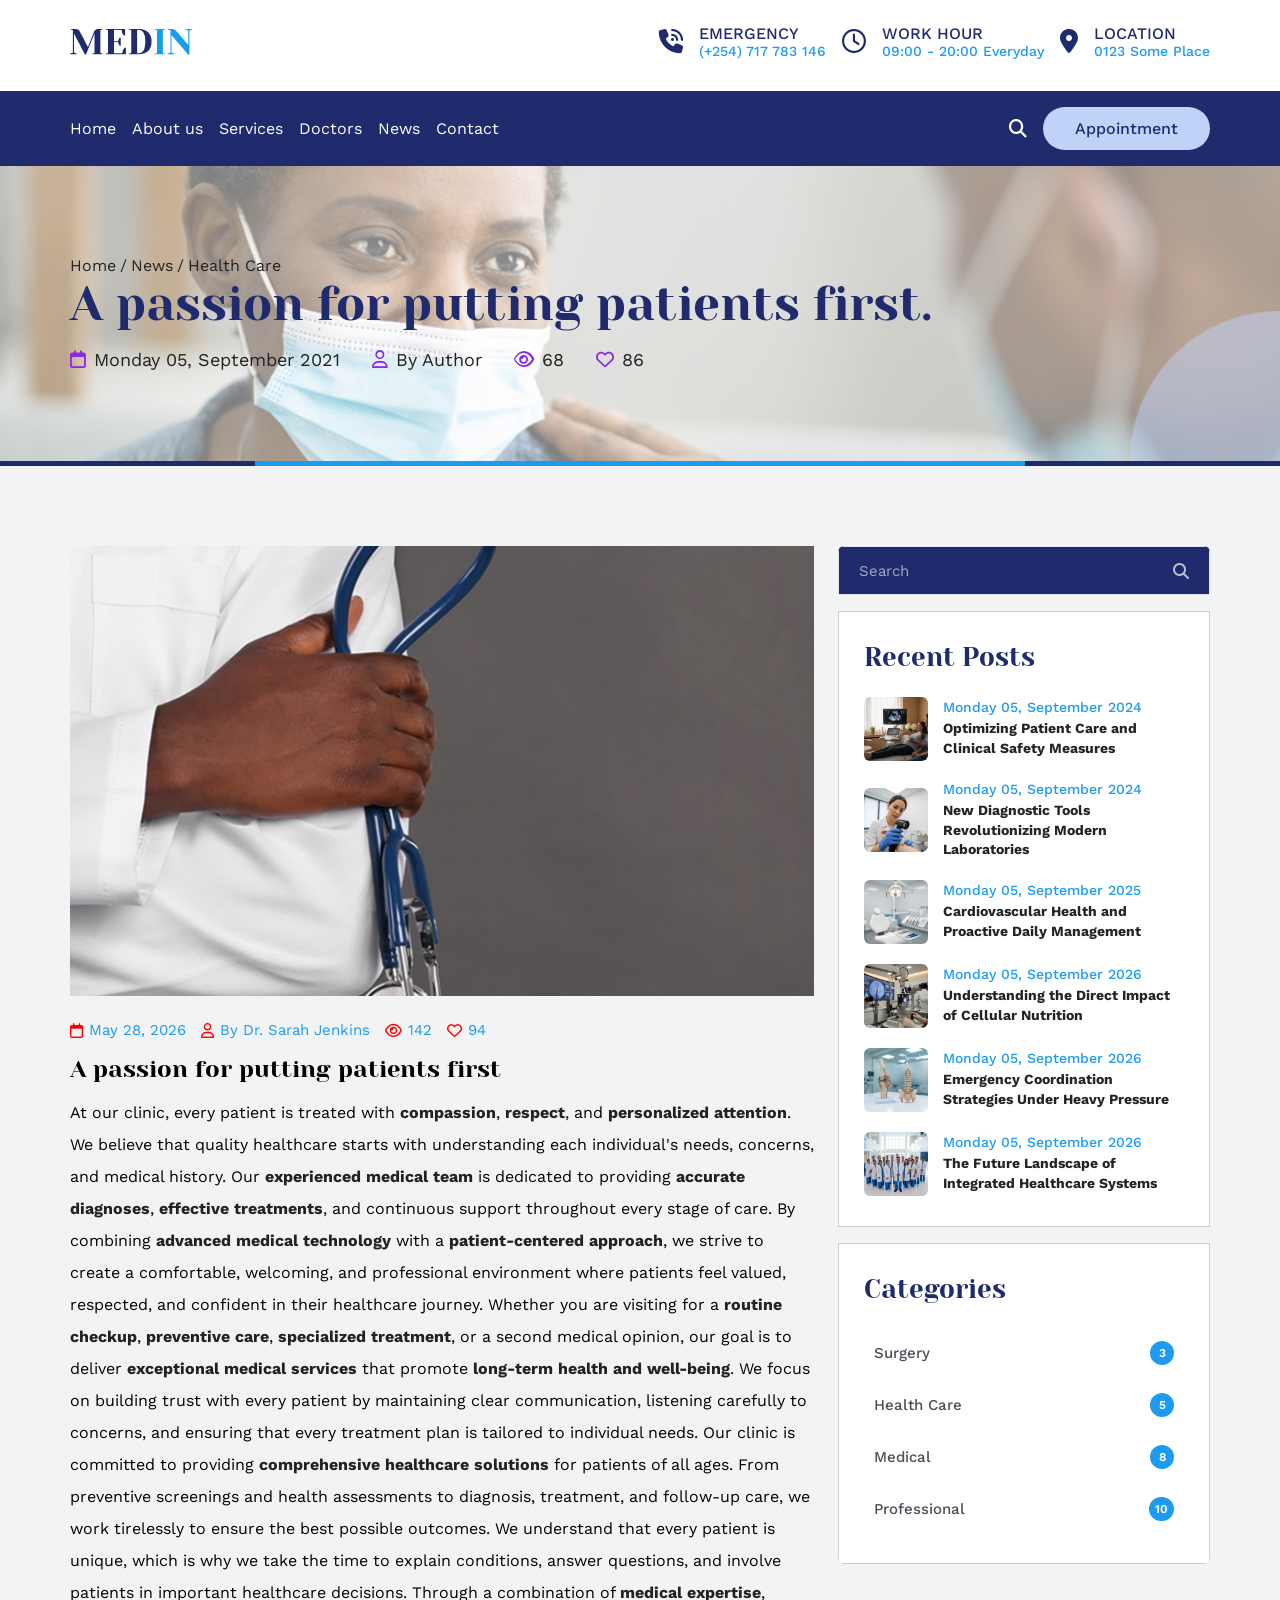
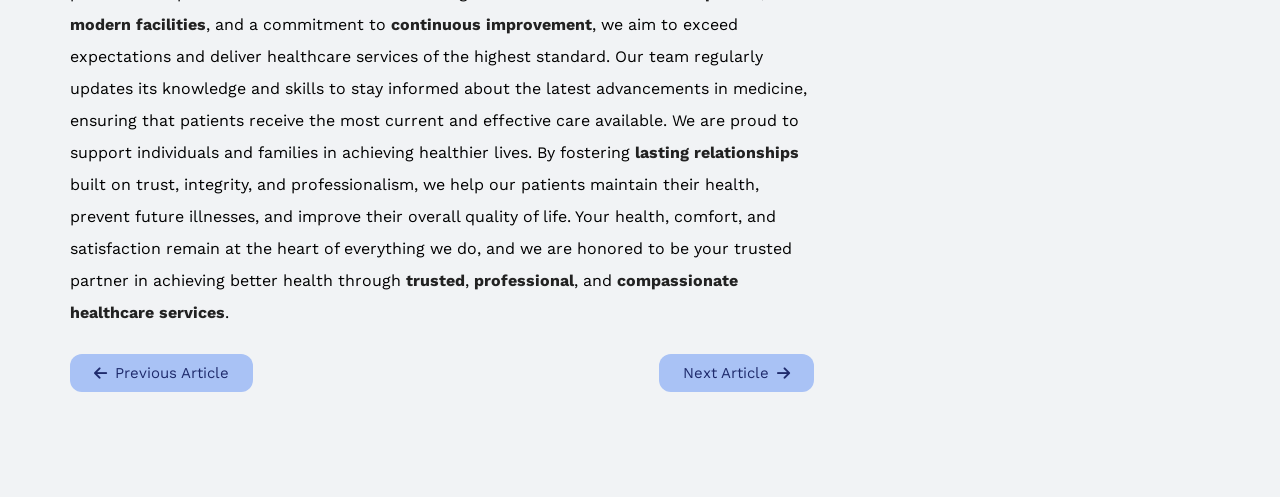
<file: html.file/post.html>
<!DOCTYPE html>
<html lang="en">

<head>
    <!-- meta-------------------- -->
    <meta charset="UTF-8">
    <meta name="viewport" content="width=device-width, initial-scale=1.0">
    <!-- google-font---------------------- -->
    <link rel="preconnect" href="https://fonts.googleapis.com">
    <link rel="preconnect" href="https://fonts.gstatic.com" crossorigin>
    <link
        href="https://fonts.googleapis.com/css2?family=Work+Sans:ital,wght@0,400;0,500;0,700;1,400&family=Yeseva+One&display=swap"
        rel="stylesheet">
    <!-- css-file----------------------------------- -->
    <link rel="stylesheet" href="../css.file/main.css">
    <link rel="stylesheet" href="../css.file/post.css">
    <!-- font-as-------------------------------------- -->
    <link rel="stylesheet" href="https://cdnjs.cloudflare.com/ajax/libs/font-awesome/6.7.2/css/all.min.css">
    <!-- title----------------------------- -->
    <link rel="icon" type="image/png" href="../img/hospital.png">
    <title>MEDIN | News | Post</title>
</head>

<body>
    <!-- start head========================== -->
    <header class="main-header">
        <div class="top-header">
            <div class="container header-flex">
                <div class="logo">
                    <a href="index.html">
                        <img src="../img/Medin-logo.png" alt="MEDIN Logo">
                    </a>
                </div>

                <div class="contact-info">
                    <div class="info-item">
                        <div class="info-icon">
                            <i class="fa-solid fa-phone-volume"></i>
                        </div>
                        <div class="info-text">
                            <span>EMERGENCY</span>
                            <a href="tel:+254717783146">(+254) 717 783 146</a>
                        </div>
                    </div>

                    <div class="info-item">
                        <div class="info-icon">
                            <i class="fa-regular fa-clock"></i>
                        </div>
                        <div class="info-text">
                            <span>WORK HOUR</span>
                            <p>09:00 - 20:00 Everyday</p>
                        </div>
                    </div>

                    <div class="info-item">
                        <div class="info-icon">
                            <i class="fa-solid fa-location-dot"></i>
                        </div>
                        <div class="info-text">
                            <span>LOCATION</span>
                            <p>0123 Some Place</p>
                        </div>
                    </div>
                </div>
            </div>
        </div>

        <nav class="navbar">
            <div class="container nav-flex">
                <div class="logo">
                    <a href="index.html">
                        <img src="../img/Medin-logo-2.png" alt="MEDIN Logo">
                    </a>
                </div>
                <ul class="nav-links">
                    <li><a href="../index.html" class="active">Home</a></li>
                    <li><a href="about.html">About us</a></li>
                    <li><a href="service.html">Services</a></li>
                    <li><a href="doctor.html">Doctors</a></li>
                    <li><a href="news.html">News</a></li>
                    <li><a href="contact.html">Contact</a></li>
                </ul>

                <div class="nav-actions">
                    <button class="search-btn" aria-label="Search">
                        <i class="fa-solid fa-magnifying-glass"></i>
                    </button>
                    <a href="Appointment.html" class="appointment-btn">Appointment</a>
                    <div class="list-icon"><i class="fa-solid fa-bars"></i></div>
                </div>
            </div>
        </nav>
    </header>
    <!-- end of header====================================== -->
    <!-- ====================================================================Hero-section=========================================================== -->
    <main>
        <section class="hero-section">
            <div class="container">
                <div class="hero-info">
                    <span><a href="../index.html">Home</a></span>
                    <span>/</span>
                    <span><a href="news.html">News</a></span>
                    <span>/</span>
                    <span><a href="news.html"> Health Care</a></span>
                    <h1>A passion for putting patients first.</h1>
                    <ul>
                        <li><i class="fa-regular fa-calendar"></i>Monday 05, September 2021</li>
                        <li><i class="fa-regular fa-user"></i> By Author</li>
                        <li><i class="fa-regular fa-eye"></i>68</li>
                        <li><i class="fa-regular fa-heart"></i>86</li>
                    </ul>
                </div>
            </div>
        </section>
        <!-- ======================================================================================================================================== -->
        <section class="news-section">
            <div class="container">
                <div class="articles-grid">
                    <article class="article-card">
                        <div class="image-wrapper">
                            <img src="../img/Rectangle53.png" alt="">
                        </div>
                        <div class="card-content">
                            <div class="meta-info">
                                <div class="meta-item"><i class="fa-regular fa-calendar"></i> May 28, 2026</div>
                                <div class="meta-item"><i class="fa-regular fa-user"></i> By Dr. Sarah Jenkins</div>
                                <div class="meta-item"><i class="fa-regular fa-eye"></i> 142</div>
                                <div class="meta-item"><i class="fa-regular fa-heart"></i> 94</div>
                            </div>
                            <h2 class="article-title">A passion for putting patients first</h2>
                            <p class="article-excerpt">
                                At our clinic, every patient is treated with <strong>compassion</strong>,
                                <strong>respect</strong>, and <strong>personalized attention</strong>.
                                We believe that quality healthcare starts with understanding each individual's
                                needs, concerns, and medical history. Our <strong>experienced medical team</strong>
                                is dedicated to providing <strong>accurate diagnoses</strong>,
                                <strong>effective treatments</strong>, and continuous support throughout every
                                stage of care. By combining <strong>advanced medical technology</strong> with a
                                <strong>patient-centered approach</strong>, we strive to create a comfortable,
                                welcoming, and professional environment where patients feel valued, respected,
                                and confident in their healthcare journey.

                                Whether you are visiting for a <strong>routine checkup</strong>,
                                <strong>preventive care</strong>, <strong>specialized treatment</strong>, or a
                                second medical opinion, our goal is to deliver
                                <strong>exceptional medical services</strong> that promote
                                <strong>long-term health and well-being</strong>. We focus on building trust
                                with every patient by maintaining clear communication, listening carefully to
                                concerns, and ensuring that every treatment plan is tailored to individual needs.

                                Our clinic is committed to providing <strong>comprehensive healthcare solutions</strong>
                                for patients of all ages. From preventive screenings and health assessments to
                                diagnosis, treatment, and follow-up care, we work tirelessly to ensure the best
                                possible outcomes. We understand that every patient is unique, which is why we
                                take the time to explain conditions, answer questions, and involve patients in
                                important healthcare decisions.

                                Through a combination of <strong>medical expertise</strong>,
                                <strong>modern facilities</strong>, and a commitment to
                                <strong>continuous improvement</strong>, we aim to exceed expectations and
                                deliver healthcare services of the highest standard. Our team regularly updates
                                its knowledge and skills to stay informed about the latest advancements in
                                medicine, ensuring that patients receive the most current and effective care
                                available.

                                We are proud to support individuals and families in achieving healthier lives.
                                By fostering <strong>lasting relationships</strong> built on trust, integrity,
                                and professionalism, we help our patients maintain their health, prevent future
                                illnesses, and improve their overall quality of life. Your health, comfort, and
                                satisfaction remain at the heart of everything we do, and we are honored to be
                                your trusted partner in achieving better health through
                                <strong>trusted</strong>, <strong>professional</strong>, and
                                <strong>compassionate healthcare services</strong>.
                            </p>
                            <div class="btn-post">
                               <a href="news.html" class="read-more-btn"> <i class="fa-solid fa-arrow-left"></i>Previous Article</a>
                                <a href="news.html" class="read-more-btn">Next Article <i class="fa-solid fa-arrow-right"></i></a>
                            </div>
                        </div>
                    </article>
                </div>
                <aside class="sidebar">
                    <div class="search-widget">
                        <input type="text" placeholder="Search">
                        <i class="fa-solid fa-magnifying-glass"></i>
                    </div>

                    <div class="sidebar-section">
                        <h2 class="section-title">Recent Posts</h2>
                        <div class="posts-list">
                            <a href="#" class="post-item">
                                <img src="../img/Obstetrics&Gynecology.png" alt="" class="post-thumb">
                                <div class="post-meta">
                                    <span class="post-date">Monday 05, September 2024</span>
                                    <h3 class="post-heading">Optimizing Patient Care and Clinical Safety Measures</h3>
                                </div>
                            </a>

                            <a href="#" class="post-item">
                                <img src="../img/Dermatology.png" alt="" class="post-thumb">
                                <div class="post-meta">
                                    <span class="post-date">Monday 05, September 2024</span>
                                    <h3 class="post-heading">New Diagnostic Tools Revolutionizing Modern Laboratories
                                    </h3>
                                </div>
                            </a>

                            <a href="#" class="post-item">
                                <img src="../img/Dentistry.png" alt="" class="post-thumb">
                                <div class="post-meta">
                                    <span class="post-date">Monday 05, September 2025</span>
                                    <h3 class="post-heading">Cardiovascular Health and Proactive Daily Management</h3>
                                </div>
                            </a>

                            <a href="#" class="post-item">
                                <img src="../img/Ophthalmology.png" alt="" class="post-thumb">
                                <div class="post-meta">
                                    <span class="post-date">Monday 05, September 2026</span>
                                    <h3 class="post-heading">Understanding the Direct Impact of Cellular Nutrition</h3>
                                </div>
                            </a>

                            <a href="#" class="post-item">
                                <img src="../img/Orthopedic-Surgery.png" alt="" class="post-thumb">
                                <div class="post-meta">
                                    <span class="post-date">Monday 05, September 2026</span>
                                    <h3 class="post-heading">Emergency Coordination Strategies Under Heavy Pressure</h3>
                                </div>
                            </a>

                            <a href="#" class="post-item">
                                <img src="../img/our-doctors.png" alt="" class="post-thumb">
                                <div class="post-meta">
                                    <span class="post-date">Monday 05, September 2026</span>
                                    <h3 class="post-heading">The Future Landscape of Integrated Healthcare Systems</h3>
                                </div>
                            </a>

                        </div>
                    </div>

                    <div class="sidebar-list">
                        <h2 class="section-title">Categories</h2>
                        <ul class="categories-list">

                            <li class="category-item">
                                <a href="#">
                                    <span>Surgery</span>
                                    <span class="category-count">3</span>
                                </a>
                            </li>

                            <li class="category-item">
                                <a href="#">
                                    <span>Health Care</span>
                                    <span class="category-count">5</span>
                                </a>
                            </li>

                            <li class="category-item">
                                <a href="#">
                                    <span>Medical</span>
                                    <span class="category-count">8</span>
                                </a>
                            </li>

                            <li class="category-item">
                                <a href="#">
                                    <span>Professional</span>
                                    <span class="category-count">10</span>
                                </a>
                            </li>

                        </ul>
                    </div>
                </aside>
            </div>
        </section>
    </main>


</body>

</html>
</file>
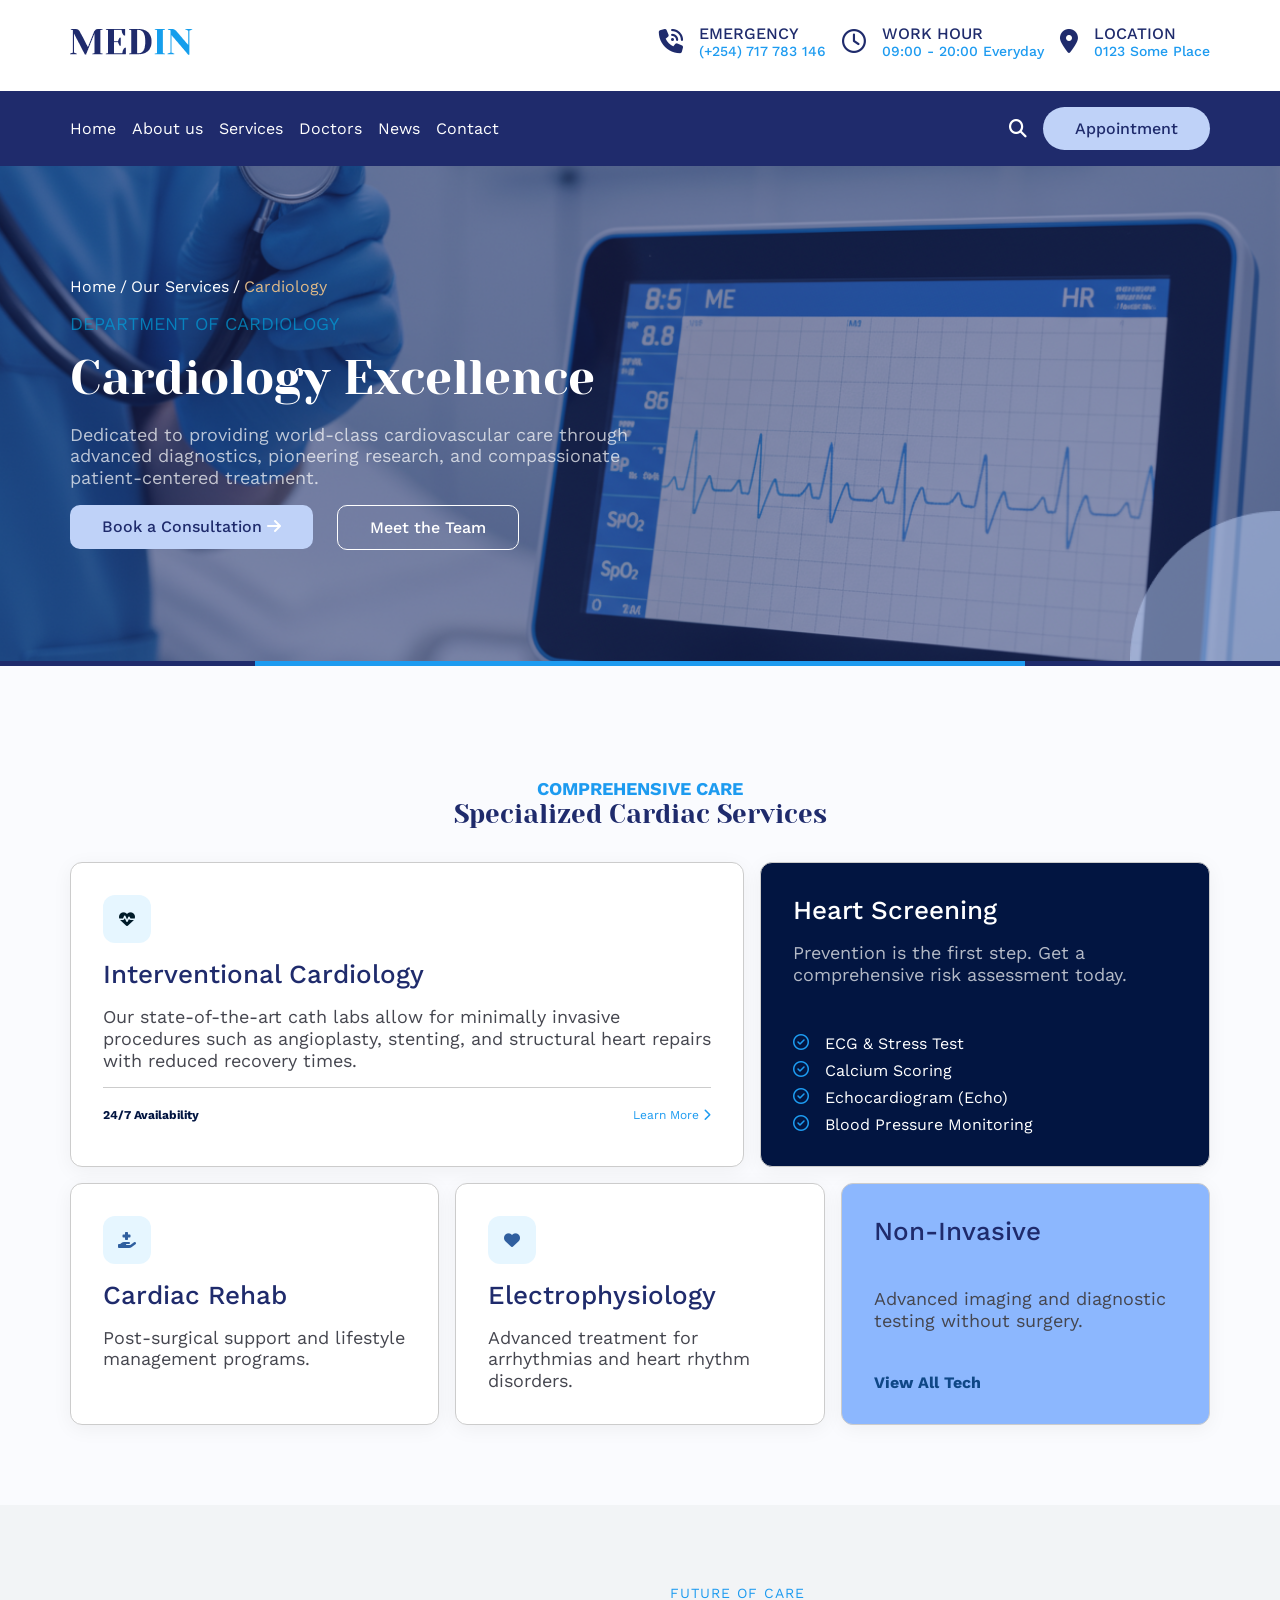
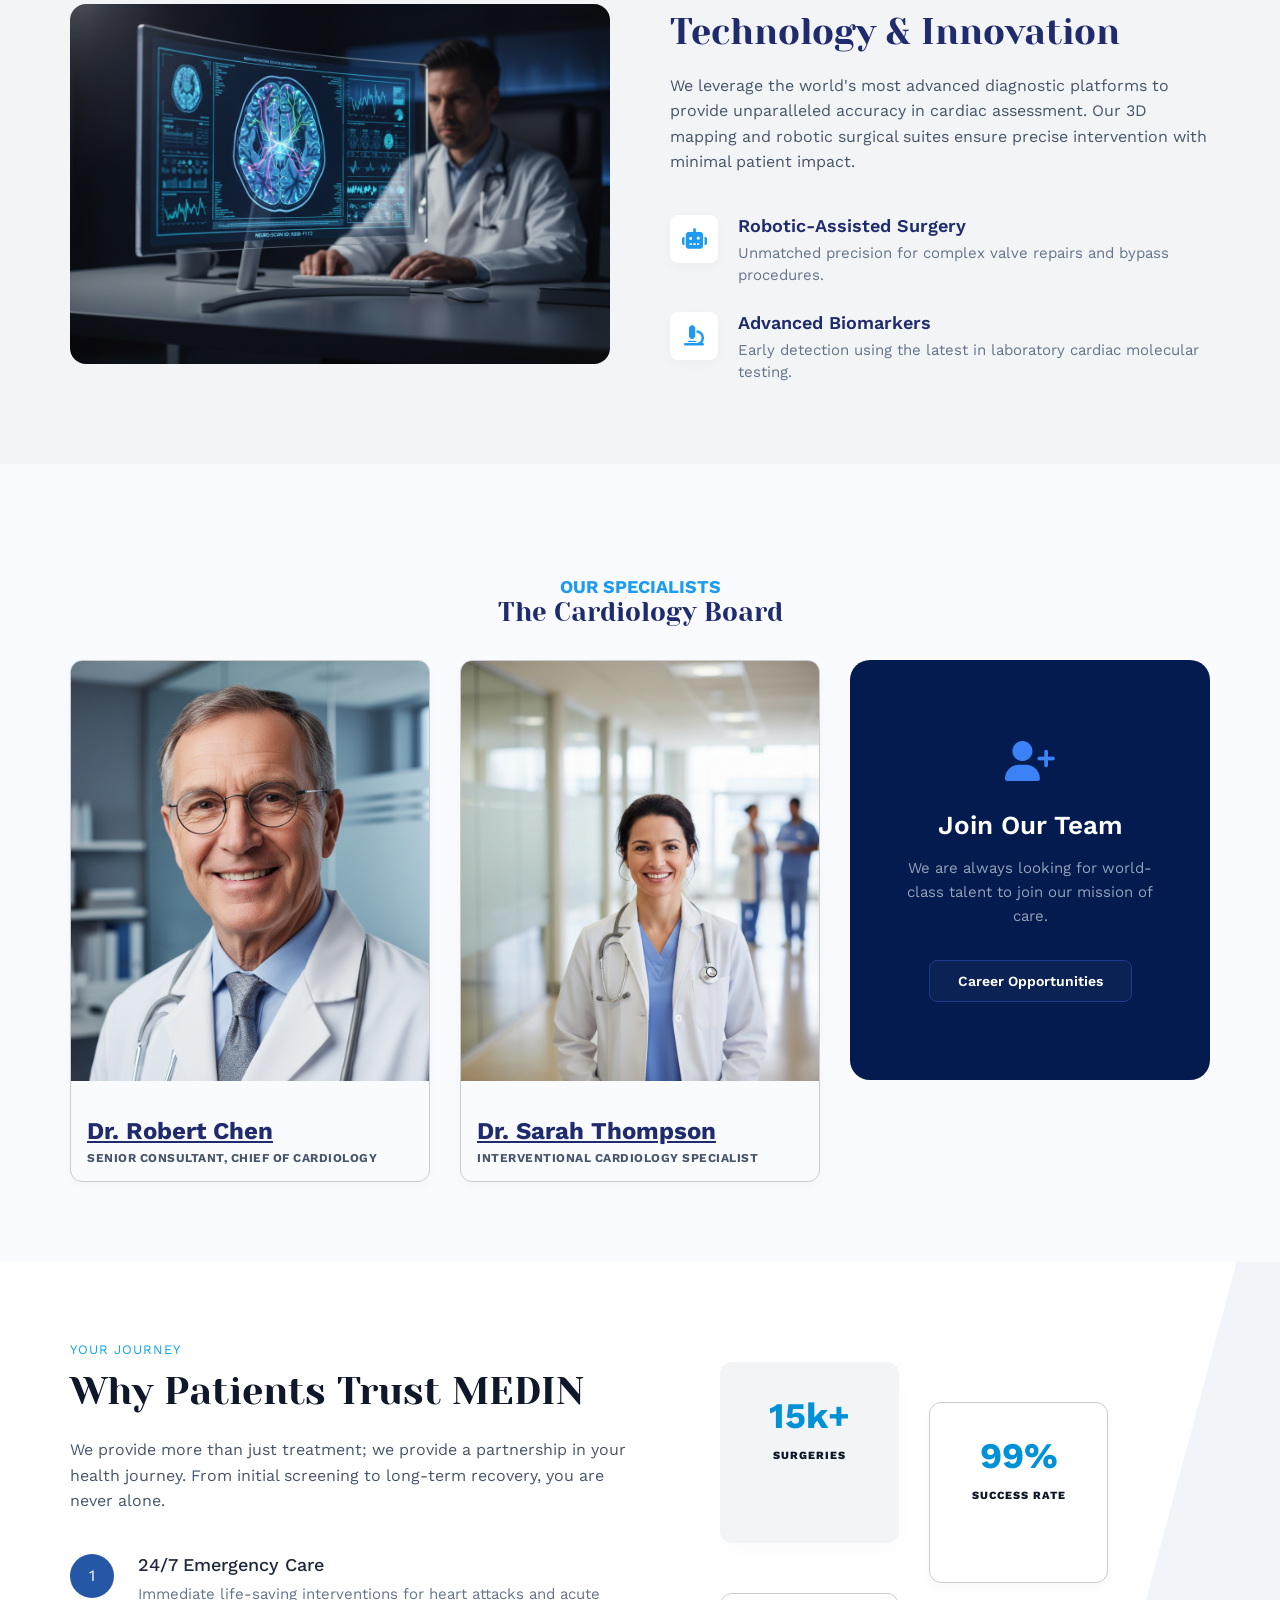
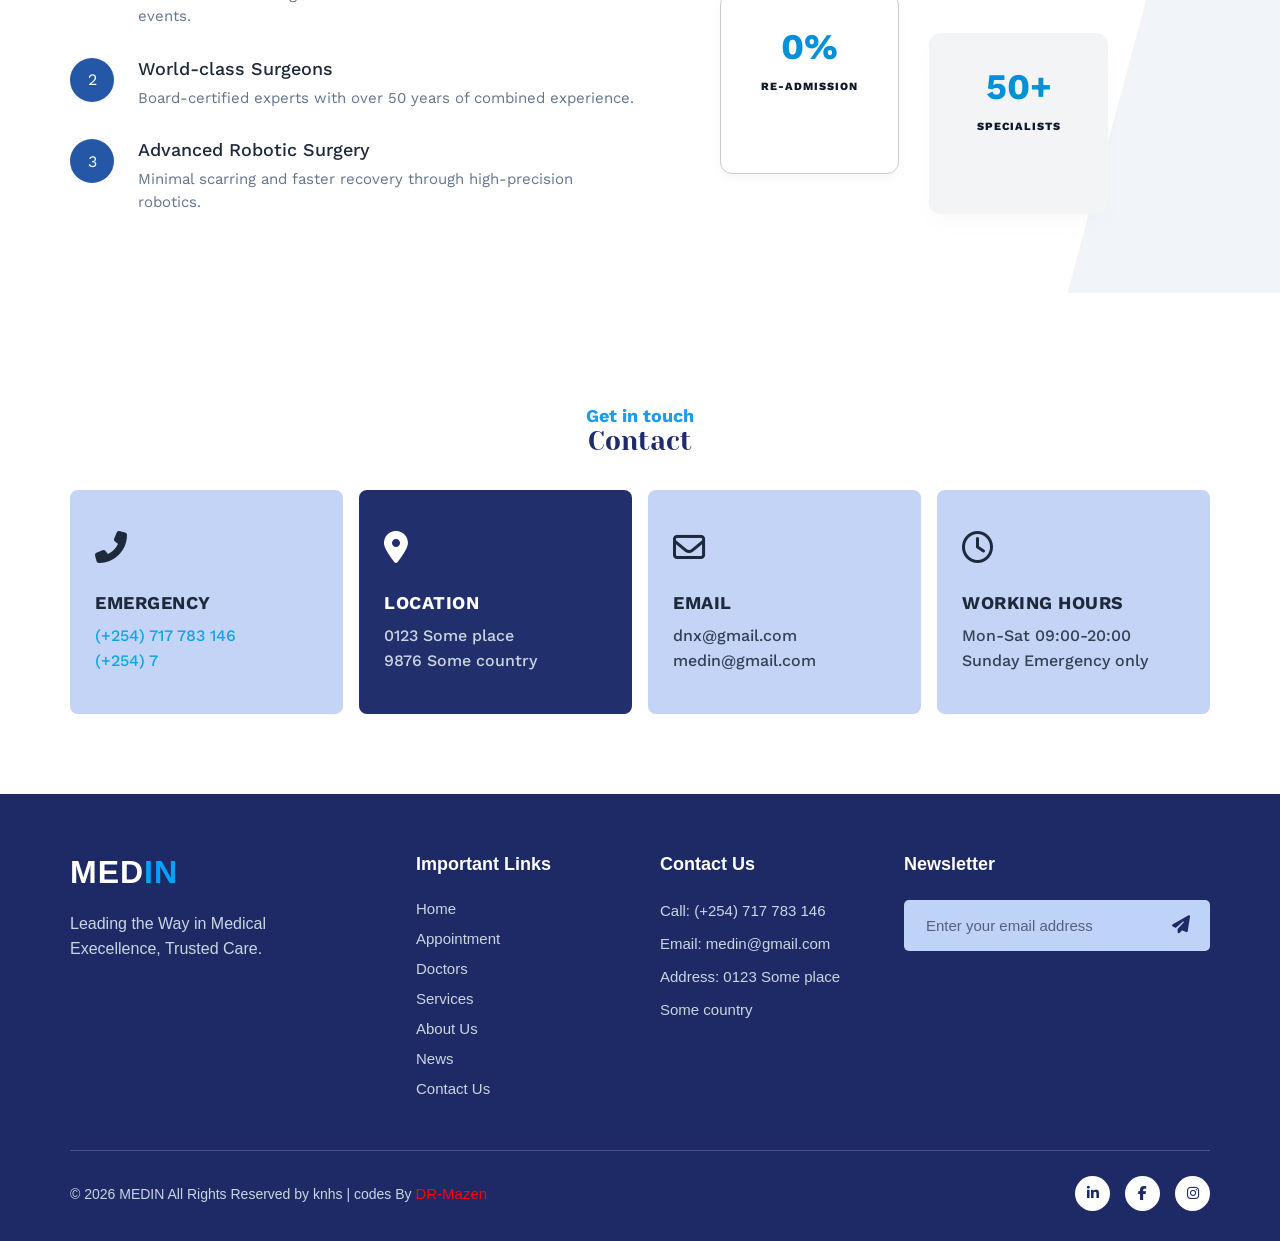
<file: html.file/service-type.html>
<!DOCTYPE html>
<html lang="en">

<head>
    <!-- meta-------------------- -->
    <meta charset="UTF-8">
    <meta name="viewport" content="width=device-width, initial-scale=1.0">
    <!-- google-font---------------------- -->
    <link rel="preconnect" href="https://fonts.googleapis.com">
    <link rel="preconnect" href="https://fonts.gstatic.com" crossorigin>
    <link
        href="https://fonts.googleapis.com/css2?family=Work+Sans:ital,wght@0,400;0,500;0,700;1,400&family=Yeseva+One&display=swap"
        rel="stylesheet">
    <!-- css-file----------------------------------- -->
    <link rel="stylesheet" href="../css.file/main.css">
    <link rel="stylesheet" href="../css.file/service-type.css">
    <!-- font-as-------------------------------------- -->
    <link rel="stylesheet" href="https://cdnjs.cloudflare.com/ajax/libs/font-awesome/6.7.2/css/all.min.css">
    <!-- title----------------------------- -->
    <link rel="icon" type="image/png" href="img/hospital.png">
    <title>MEDIN/Services/Cardiology</title>
</head>

<body>
    <!-- start head========================== -->
    <header class="main-header">
        <div class="top-header">
            <div class="container header-flex">
                <div class="logo">
                    <a href="index.html">
                        <img src="../img/Medin-logo.png" alt="MEDIN Logo">
                    </a>
                </div>

                <div class="contact-info">
                    <div class="info-item">
                        <div class="info-icon">
                            <i class="fa-solid fa-phone-volume"></i>
                        </div>
                        <div class="info-text">
                            <span>EMERGENCY</span>
                            <a href="tel:+254717783146">(+254) 717 783 146</a>
                        </div>
                    </div>

                    <div class="info-item">
                        <div class="info-icon">
                            <i class="fa-regular fa-clock"></i>
                        </div>
                        <div class="info-text">
                            <span>WORK HOUR</span>
                            <p>09:00 - 20:00 Everyday</p>
                        </div>
                    </div>

                    <div class="info-item">
                        <div class="info-icon">
                            <i class="fa-solid fa-location-dot"></i>
                        </div>
                        <div class="info-text">
                            <span>LOCATION</span>
                            <p>0123 Some Place</p>
                        </div>
                    </div>
                </div>
            </div>
        </div>

        <nav class="navbar">
            <div class="container nav-flex">
                <div class="logo">
                    <a href="index.html">
                        <img src="../img/Medin-logo-2.png" alt="MEDIN Logo">
                    </a>
                </div>
                <ul class="nav-links">
                    <li><a href="../index.html" class="active">Home</a></li>
                    <li><a href="about.html">About us</a></li>
                    <li><a href="service.html">Services</a></li>
                    <li><a href="doctor.html">Doctors</a></li>
                    <li><a href="news.html">News</a></li>
                    <li><a href="contact.html">Contact</a></li>
                </ul>

                <div class="nav-actions">
                    <button class="search-btn" aria-label="Search">
                        <i class="fa-solid fa-magnifying-glass"></i>
                    </button>
                    <a href="Appointment.html" class="appointment-btn">Appointment</a>
                    <div class="list-icon"><i class="fa-solid fa-bars"></i></div>
                </div>
            </div>
        </nav>
    </header>
    <!-- end of header====================================== -->
    <!-- ====================================================================Hero-section=========================================================== -->
    <main>
        <section class="hero-section">
            <div class="container">
                <div class="hero-info">
                    <span><a href="../index.html">Home</a></span>
                    <span>/</span>
                    <span><a href="service.html">Our Services</a></span>
                    <span>/</span>
                    <span><a href="service-type.html">Cardiology</a></span>
                </div>
                <div class="head-info">
                    <p class="sub-title">DEPARTMENT OF CARDIOLOGY</p>
                    <h1>Cardiology Excellence</h1>
                    <p>Dedicated to providing world-class cardiovascular care through advanced
                        diagnostics, pioneering research, and compassionate patient-centered
                        treatment.
                    </p>
                    <div class="head-btn">
                        <a href="Appointment.html" class="book-btn">Book a Consultation <span><i
                                    class="fa-solid fa-arrow-right"></i></span></a>
                        <a href="Appointment.html" class="time-btn">Meet the Team</a>
                    </div>
                </div>

            </div>
        </section>
        <!-- ================================================================================================================================ -->
        <section class="services-section">
            <div class="spectial-title">
                <p class="sub">COMPREHENSIVE CARE</p>
                <h2>Specialized Cardiac Services</h2>
            </div>
            <div class="container">
                <div class="frist-row">
                    <!-- الكارت الكبير الأيسر العلوي -->
                    <div class="service-card large-card">
                        <div class="card-icon blue-light-bg">
                            <i class="fas fa-heartbeat"></i>
                        </div>
                        <h2 class="card-title">Interventional Cardiology</h2>
                        <p class="card-description">
                            Our state-of-the-art cath labs allow for minimally invasive procedures such as angioplasty,
                            stenting, and structural heart repairs with reduced recovery times.
                        </p>
                        <div class="card-footer">
                            <span class="availability-status">24/7 Availability</span>
                            <a href="#" class="learn-more-link">Learn More <i class="fas fa-chevron-right"></i></a>
                        </div>
                    </div>

                    <!-- الكارت الأيمن العلوي الداكن -->
                    <div class="service-card dark-blue-bg text-white">
                        <h2 class="card-title large-title">Heart Screening</h2>
                        <p class="card-description light-text">
                            Prevention is the first step. Get a comprehensive risk assessment today.
                        </p>
                        <ul class="checklist">
                            <li><i class="far fa-check-circle"></i> ECG & Stress Test</li>
                            <li><i class="far fa-check-circle"></i> Calcium Scoring</li>
                            <li><i class="far fa-check-circle"></i> Echocardiogram (Echo)</li>
                            <li><i class="far fa-check-circle"></i> Blood Pressure Monitoring</li>
                        </ul>
                    </div>
                </div>

                <div class="second-row">
                    <!-- كارت إعادة التأهيل السفلي الأيسر -->
                    <div class="service-card white-bg">
                        <div class="card-icon blue-light-bg">
                            <i class="fas fa-hand-holding-medical"></i>
                        </div>
                        <h3 class="card-title">Cardiac Rehab</h3>
                        <p class="card-description">
                            Post-surgical support and lifestyle management programs.
                        </p>
                    </div>

                    <!-- كارت الفسيولوجيا الكهربائية السفلي الأوسط -->
                    <div class="service-card white-bg">
                        <div class="card-icon blue-light-bg">
                            <i class="fas fa-heart"></i>
                        </div>
                        <h3 class="card-title">Electrophysiology</h3>
                        <p class="card-description">
                            Advanced treatment for arrhythmias and heart rhythm disorders.
                        </p>
                    </div>

                    <!-- الكارت السفلي الأيمن الأزرق المتوسط -->
                    <div class="service-card medium-blue-bg">
                        <h3 class="card-title blue-dark-text">Non-Invasive</h3>
                        <p class="card-description blue-medium-text">
                            Advanced imaging and diagnostic testing without surgery.
                        </p>
                        <a href="#" class="view-all-link">View All Tech</a>
                    </div>
                </div>
            </div>
        </section>
        <!-- ====================================================features===================================================================== -->
        <section class="features-section">
            <div class="container">
                <div class="feature-img">
                    <img src="../img/Neurology.png" alt="Technology and Innovation">
                </div>
                <div class="feature-info">
                    <p class="sub-title">FUTURE OF CARE</p>
                    <h2>Technology & Innovation</h2>
                    <p class="main-desc">
                        We leverage the world's most advanced diagnostic platforms to provide unparalleled accuracy in
                        cardiac
                        assessment. Our 3D mapping and robotic surgical suites ensure precise intervention with minimal
                        patient impact.
                    </p>

                    <div class="feature-list">
                        <div class="feature-item">
                            <div class="item-icon">
                                <i class="fas fa-robot"></i>
                            </div>
                            <div class="item-text">
                                <h3>Robotic-Assisted Surgery</h3>
                                <p>Unmatched precision for complex valve repairs and bypass procedures.</p>
                            </div>
                        </div>

                        <div class="feature-item">
                            <div class="item-icon">
                                <i class="fas fa-microscope"></i>
                            </div>
                            <div class="item-text">
                                <h3>Advanced Biomarkers</h3>
                                <p>Early detection using the latest in laboratory cardiac molecular testing.</p>
                            </div>
                        </div>
                    </div>
                </div>
            </div>
        </section>
        <!-- =====================================================Team========================================================= -->
        <section class="team-section">
            <div class="spectial-title">
                <p class="sub">OUR SPECIALISTS</p>
                <h2>The Cardiology Board</h2>
            </div>

            <div class="container">
                <div class="doctor-card">
                    <div class="doctor-img">
                        <img src="../img/m-doctor-2.png" alt="Dr. Robert Chen">
                    </div>
                    <a href="doctor.profile.html" class="doctor-info">
                        <h3 class="doctor-name">Dr. Robert Chen</h3>
                        <p class="doctor-title">SENIOR CONSULTANT, CHIEF OF CARDIOLOGY</p>
                    </a>
                </div>

                <div class="doctor-card">
                    <div class="doctor-img">
                        <img src="../img/f-doctor-1.png" alt="Dr. Sarah Thompson">
                    </div>
                    <a href="doctor.profile.html" class="doctor-info">
                        <h3 class="doctor-name">Dr. Sarah Thompson</h3>
                        <p class="doctor-title">INTERVENTIONAL CARDIOLOGY SPECIALIST</p>
                    </a>
                </div>

                <div class="join-card">
                    <div class="join-icon">
                        <i class="fas fa-user-plus"></i>
                    </div>
                    <h3 class="join-title">Join Our Team</h3>
                    <p class="join-desc">We are always looking for world-class talent to join our mission of care.
                    </p>
                    <a href="#" class="join-btn">Career Opportunities</a>
                </div>
            </div>
        </section>
        <!-- =============================================trust-section"=========================================================================== -->
        <section class="trust-section">
            <div class="container">
                <div class="trust-info">
                    <p class="sub-title">YOUR JOURNEY</p>
                    <h2>Why Patients Trust MEDIN</h2>
                    <p class="main-desc">
                        We provide more than just treatment; we provide a partnership in your health journey. From
                        initial screening to long-term recovery, you are never alone.
                    </p>

                    <div class="steps-list">
                        <div class="step-item">
                            <div class="step-number">1</div>
                            <div class="step-text">
                                <h3>24/7 Emergency Care</h3>
                                <p>Immediate life-saving interventions for heart attacks and acute events.</p>
                            </div>
                        </div>

                        <div class="step-item">
                            <div class="step-number">2</div>
                            <div class="step-text">
                                <h3>World-class Surgeons</h3>
                                <p>Board-certified experts with over 50 years of combined experience.</p>
                            </div>
                        </div>

                        <div class="step-item">
                            <div class="step-number">3</div>
                            <div class="step-text">
                                <h3>Advanced Robotic Surgery</h3>
                                <p>Minimal scarring and faster recovery through high-precision robotics.</p>
                            </div>
                        </div>
                    </div>
                </div>

                <div class="trust-stats">
                    <div class="stats-grid">
                        <div class="stat-card bg-light-gray translate-up">
                            <span class="stat-number">15k+</span>
                            <span class="stat-label">SURGERIES</span>
                        </div>

                        <div class="stat-card bg-white translate-down">
                            <span class="stat-number">99%</span>
                            <span class="stat-label">SUCCESS RATE</span>
                        </div>

                        <div class="stat-card bg-white">
                            <span class="stat-number">0%</span>
                            <span class="stat-label">RE-ADMISSION</span>
                        </div>

                        <div class="stat-card bg-light-gray translate-down-large">
                            <span class="stat-number">50+</span>
                            <span class="stat-label">SPECIALISTS</span>
                        </div>

                    </div>
                </div>
            </div>
        </section>
        <!-- ===========================================================contact-sectio==================================================================== -->
        <section class="contact-section">
            <div class="spectial-title">
                <p class="sub">Get in touch</p>
                <h2>Contact</h2>
            </div>
            <div class="container">
                <div class="contact-card border-purple">
                    <div class="contact-icon">
                        <i class="fas fa-phone-alt"></i>
                    </div>
                    <h3 class="contact-title">EMERGENCY</h3>
                    <div class="contact-details blue-text">
                        <p>(+254) 717 783 146</p>
                        <p>(+254) 7</p>
                    </div>
                </div>

                <div class="contact-card dark-card">
                    <div class="contact-icon">
                        <i class="fas fa-map-marker-alt"></i>
                    </div>
                    <h3 class="contact-title">LOCATION</h3>
                    <div class="contact-details">
                        <p>0123 Some place</p>
                        <p>9876 Some country</p>
                    </div>
                </div>

                <div class="contact-card">
                    <div class="contact-icon">
                        <i class="far fa-envelope"></i>
                    </div>
                    <h3 class="contact-title">EMAIL</h3>
                    <div class="contact-details">
                        <p>dnx@gmail.com</p>
                        <p>medin@gmail.com</p>
                    </div>
                </div>

                <div class="contact-card">
                    <div class="contact-icon">
                        <i class="far fa-clock"></i>
                    </div>
                    <h3 class="contact-title">WORKING HOURS</h3>
                    <div class="contact-details">
                        <p>Mon-Sat 09:00-20:00</p>
                        <p>Sunday Emergency only</p>
                    </div>
                </div>
            </div>
        </section>
    </main>
    <!-- ============================================================================================================= -->
    <!-- start of foooter================================================================== -->
    <footer>
        <div class="container">
            <div class="footer-top">
                <div class="footer-col brand-col">
                    <h2 class="footer-logo">MED<span>IN</span></h2>
                    <p class="footer-desc">Leading the Way in Medical Execellence, Trusted Care.</p>
                </div>

                <div class="footer-col">
                    <h3>Important Links</h3>
                    <ul class="footer-links">
                        <li><a href="../index.html">Home</a></li>
                        <li><a href="Appointment.html">Appointment</a></li>
                        <li><a href="doctor.html">Doctors</a></li>
                        <li><a href="service.html">Services</a></li>
                        <li><a href="about.html">About Us</a></li>
                        <li><a href="news.html">News</a></li>
                        <li><a href="contact.html">Contact Us</a></li>
                    </ul>
                </div>

                <div class="footer-col">
                    <h3>Contact Us</h3>
                    <ul class="footer-contact">
                        <li>Call: (+254) 717 783 146</li>
                        <li>Email: medin@gmail.com</li>
                        <li>Address: 0123 Some place</li>
                        <li>Some country</li>
                    </ul>
                </div>

                <div class="footer-col newsletter-col">
                    <h3>Newsletter</h3>
                    <form class="newsletter-form">
                        <input type="email" placeholder="Enter your email address" required>
                        <button type="submit">
                            <i class="fa-solid fa-paper-plane"></i>
                        </button>
                    </form>
                </div>
            </div>
            <hr class="footer-divider">
            <div class="footer-bottom">
                <p class="copyright">© 2026 MEDIN All Rights Reserved by knhs | codes By <a
                        href="https://github.com/drmazenaskar-blip" target="_blank">DR-Mazen</a></p>
                <ul class="footer-socials">
                    <li><a href="#"><i class="fa-brands fa-linkedin-in"></i></a></li>
                    <li><a href="#"><i class="fa-brands fa-facebook-f"></i></a></li>
                    <li><a href="#"><i class="fa-brands fa-instagram"></i></a></li>
                </ul>
            </div>
        </div>
    </footer>
</body>

</html>
</file>
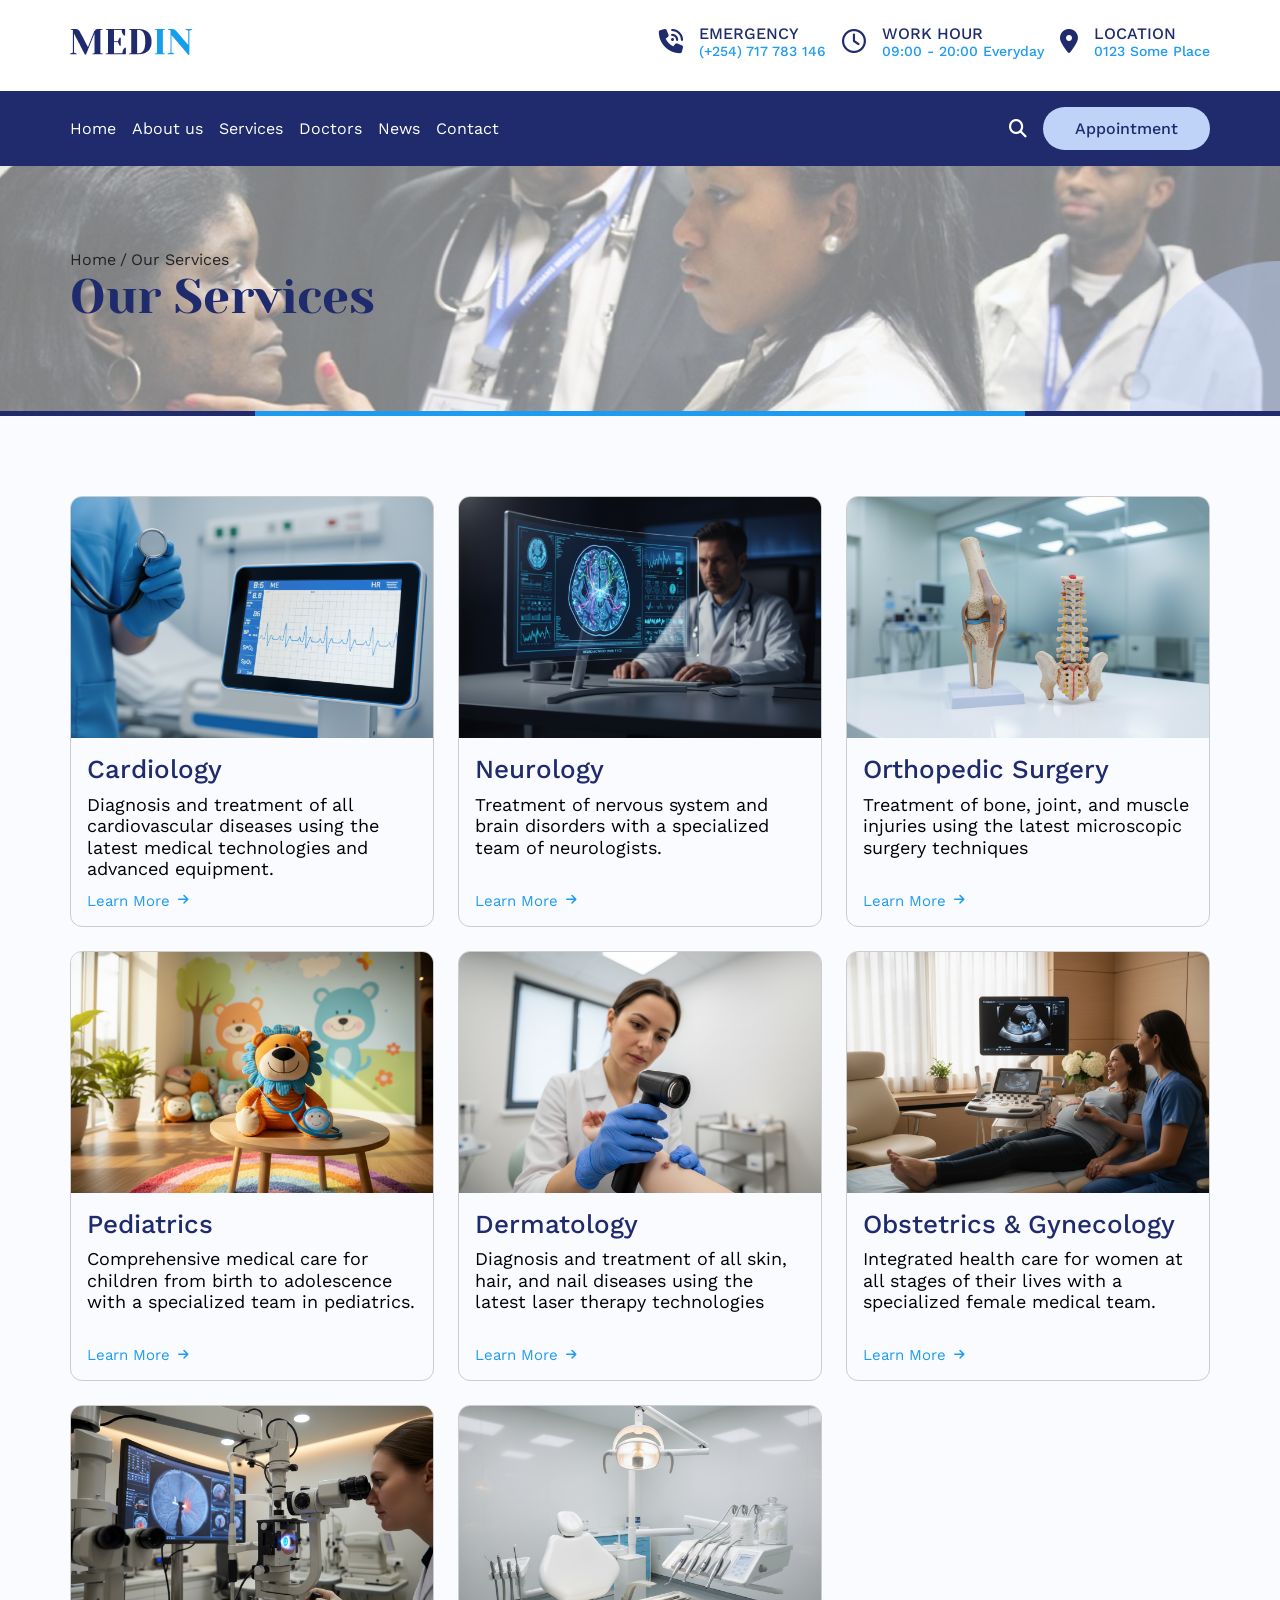
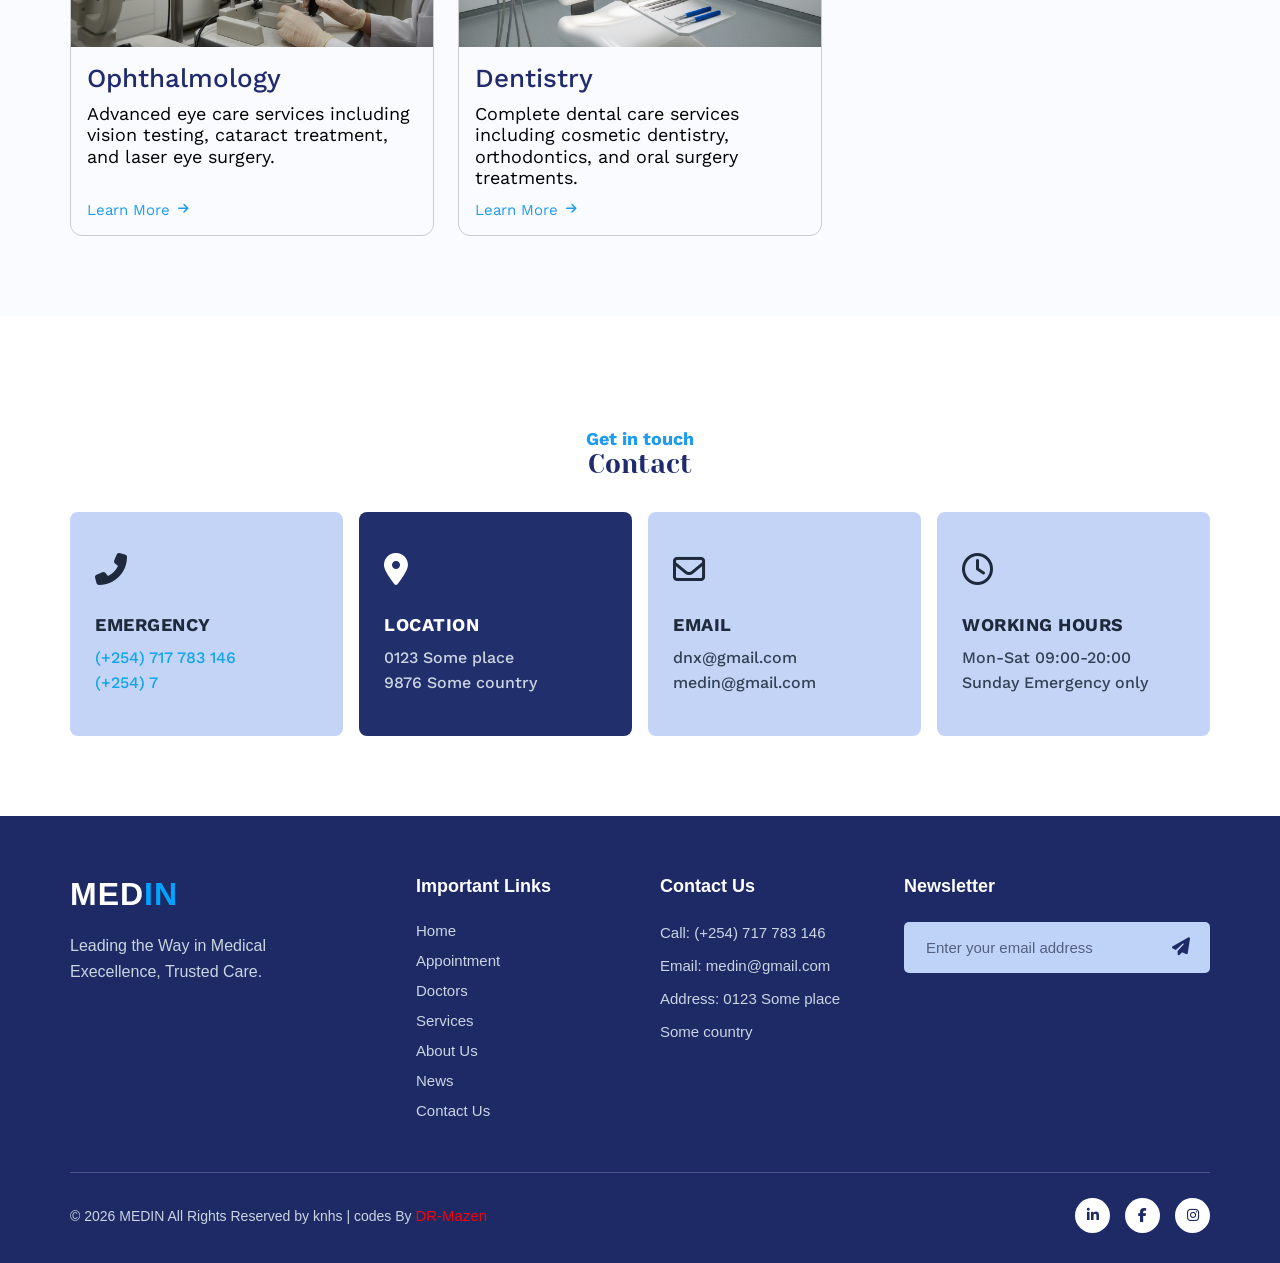
<file: html.file/service.html>
<!DOCTYPE html>
<html lang="en">

<head>
    <!-- meta-------------------- -->
    <meta charset="UTF-8">
    <meta name="viewport" content="width=device-width, initial-scale=1.0">
    <!-- google-font---------------------- -->
    <link rel="preconnect" href="https://fonts.googleapis.com">
    <link rel="preconnect" href="https://fonts.gstatic.com" crossorigin>
    <link
        href="https://fonts.googleapis.com/css2?family=Work+Sans:ital,wght@0,400;0,500;0,700;1,400&family=Yeseva+One&display=swap"
        rel="stylesheet">
    <!-- css-file----------------------------------- -->
    <link rel="stylesheet" href="../css.file/main.css">
    <link rel="stylesheet" href="../css.file/service.css">
    <!-- font-as-------------------------------------- -->
    <link rel="stylesheet" href="https://cdnjs.cloudflare.com/ajax/libs/font-awesome/6.7.2/css/all.min.css">
    <!-- title----------------------------- -->
    <link rel="icon" type="image/png" href="img/hospital.png">
    <title>MEDIN | Services</title>
</head>

<body>
    <!-- start head========================== -->
    <header class="main-header">
        <div class="top-header">
            <div class="container header-flex">
                <div class="logo">
                    <a href="index.html">
                        <img src="../img/Medin-logo.png" alt="MEDIN Logo">
                    </a>
                </div>

                <div class="contact-info">
                    <div class="info-item">
                        <div class="info-icon">
                            <i class="fa-solid fa-phone-volume"></i>
                        </div>
                        <div class="info-text">
                            <span>EMERGENCY</span>
                            <a href="tel:+254717783146">(+254) 717 783 146</a>
                        </div>
                    </div>

                    <div class="info-item">
                        <div class="info-icon">
                            <i class="fa-regular fa-clock"></i>
                        </div>
                        <div class="info-text">
                            <span>WORK HOUR</span>
                            <p>09:00 - 20:00 Everyday</p>
                        </div>
                    </div>

                    <div class="info-item">
                        <div class="info-icon">
                            <i class="fa-solid fa-location-dot"></i>
                        </div>
                        <div class="info-text">
                            <span>LOCATION</span>
                            <p>0123 Some Place</p>
                        </div>
                    </div>
                </div>
            </div>
        </div>

        <nav class="navbar">
            <div class="container nav-flex">
                <div class="logo">
                    <a href="index.html">
                        <img src="../img/Medin-logo-2.png" alt="MEDIN Logo">
                    </a>
                </div>
                <ul class="nav-links">
                    <li><a href="../index.html" class="active">Home</a></li>
                    <li><a href="about.html">About us</a></li>
                    <li><a href="service.html">Services</a></li>
                    <li><a href="doctor.html">Doctors</a></li>
                    <li><a href="news.html">News</a></li>
                    <li><a href="contact.html">Contact</a></li>
                </ul>

                <div class="nav-actions">
                    <button class="search-btn" aria-label="Search">
                        <i class="fa-solid fa-magnifying-glass"></i>
                    </button>
                    <a href="Appointment.html" class="appointment-btn">Appointment</a>
                    <div class="list-icon"><i class="fa-solid fa-bars"></i></div>
                </div>
            </div>
        </nav>
    </header>
    <!-- end of header====================================== -->
    <!-- ====================================================================Hero-section=========================================================== -->
    <main>
        <section class="hero-section">
            <div class="container">
                <div class="hero-info">
                    <span><a href="../index.html">Home</a></span>
                    <span>/</span>
                    <span><a href="service.html">Our Services</a></span>
                    <h1>Our Services</h1>
                </div>
            </div>
        </section>
        <!-- =====================================================Services================================================================================ -->
        <section class="services-section">
            <div class="container">

                <div class="service-card">
                    <div class="service-img">
                        <img src="../img/Cardiology.png" alt="">
                    </div>
                    <div class="service-info">
                        <h3>Cardiology</h3>
                        <P>
                            Diagnosis and treatment of all cardiovascular diseases using the latest medical technologies
                            and advanced equipment.
                        </P>
                        <a href="service-type.html">Learn More
                            <span><i class="fa-solid fa-arrow-right"></i></span></a>
                    </div>
                </div>

                <div class="service-card">
                    <div class="service-img">
                        <img src="../img/Neurology.png" alt="">
                    </div>
                    <div class="service-info">
                        <h3>Neurology</h3>
                        <P>
                            Treatment of nervous system and brain disorders with a specialized team of neurologists.
                        </P>
                        <a href="service-type.html">Learn More
                            <span><i class="fa-solid fa-arrow-right"></i></span></a>
                    </div>
                </div>


                <div class="service-card">
                    <div class="service-img">
                        <img src="../img/Orthopedic-Surgery.png" alt="">
                    </div>
                    <div class="service-info">
                        <h3>Orthopedic Surgery</h3>
                        <P>
                            Treatment of bone, joint, and muscle injuries using the latest microscopic surgery
                            techniques
                        </P>
                        <a href="service-type.html">Learn More
                            <span><i class="fa-solid fa-arrow-right"></i></span></a>
                    </div>
                </div>


                <div class="service-card">
                    <div class="service-img">
                        <img src="../img/Pediatrics.png" alt="">
                    </div>
                    <div class="service-info">
                        <h3>Pediatrics</h3>
                        <P>
                            Comprehensive medical care for children from birth to adolescence with a specialized team in
                            pediatrics.
                        </P>
                        <a href="service-type.html">Learn More
                            <span><i class="fa-solid fa-arrow-right"></i></span></a>
                    </div>
                </div>


                <div class="service-card">
                    <div class="service-img">
                        <img src="../img/Dermatology.png" alt="">
                    </div>
                    <div class="service-info">
                        <h3>Dermatology</h3>
                        <P>
                            Diagnosis and treatment of all skin, hair, and nail diseases using the latest laser therapy
                            technologies
                        </P>
                        <a href="service-type.html">Learn More
                            <span><i class="fa-solid fa-arrow-right"></i></span></a>
                    </div>
                </div>


                <div class="service-card">
                    <div class="service-img">
                        <img src="../img/Obstetrics&Gynecology.png" alt="">
                    </div>
                    <div class="service-info">
                        <h3>Obstetrics & Gynecology</h3>
                        <P>
                            Integrated health care for women at all stages of their lives with a specialized female
                            medical team.
                        </P>
                        <a href="service-type.html">Learn More
                            <span><i class="fa-solid fa-arrow-right"></i></span></a>
                    </div>
                </div>


                <div class="service-card">
                    <div class="service-img">
                        <img src="../img/Ophthalmology.png" alt="">
                    </div>
                    <div class="service-info">
                        <h3>Ophthalmology</h3>
                        <p>
                            Advanced eye care services including vision testing, cataract treatment, and laser eye
                            surgery.
                        </p>
                        <a href="service-type.html">
                            Learn More
                            <span><i class="fa-solid fa-arrow-right"></i></span>
                        </a>
                    </div>
                </div>

                <div class="service-card">
                    <div class="service-img">
                        <img src="../img/Dentistry.png" alt="">
                    </div>
                    <div class="service-info">
                        <h3>Dentistry</h3>
                        <p>
                            Complete dental care services including cosmetic dentistry, orthodontics, and oral surgery
                            treatments.
                        </p>
                        <a href="service-type.html">
                            Learn More
                            <span><i class="fa-solid fa-arrow-right"></i></span>
                        </a>
                    </div>
                </div>


            </div>

            </div>
        </section>


        <!-- ===========================================================contact-sectio==================================================================== -->
        <section class="contact-section">
            <div class="spectial-title">
                <p class="sub">Get in touch</p>
                <h2>Contact</h2>
            </div>
            <div class="container">
                <div class="contact-card border-purple">
                    <div class="contact-icon">
                        <i class="fas fa-phone-alt"></i>
                    </div>
                    <h3 class="contact-title">EMERGENCY</h3>
                    <div class="contact-details blue-text">
                        <p>(+254) 717 783 146</p>
                        <p>(+254) 7</p>
                    </div>
                </div>

                <div class="contact-card dark-card">
                    <div class="contact-icon">
                        <i class="fas fa-map-marker-alt"></i>
                    </div>
                    <h3 class="contact-title">LOCATION</h3>
                    <div class="contact-details">
                        <p>0123 Some place</p>
                        <p>9876 Some country</p>
                    </div>
                </div>

                <div class="contact-card">
                    <div class="contact-icon">
                        <i class="far fa-envelope"></i>
                    </div>
                    <h3 class="contact-title">EMAIL</h3>
                    <div class="contact-details">
                        <p>dnx@gmail.com</p>
                        <p>medin@gmail.com</p>
                    </div>
                </div>

                <div class="contact-card">
                    <div class="contact-icon">
                        <i class="far fa-clock"></i>
                    </div>
                    <h3 class="contact-title">WORKING HOURS</h3>
                    <div class="contact-details">
                        <p>Mon-Sat 09:00-20:00</p>
                        <p>Sunday Emergency only</p>
                    </div>
                </div>
            </div>
        </section>
    </main>

    <!-- ============================================================================================================= -->
    <!-- start of foooter================================================================== -->
    <footer>
        <div class="container">
            <div class="footer-top">
                <div class="footer-col brand-col">
                    <h2 class="footer-logo">MED<span>IN</span></h2>
                    <p class="footer-desc">Leading the Way in Medical Execellence, Trusted Care.</p>
                </div>

                <div class="footer-col">
                    <h3>Important Links</h3>
                    <ul class="footer-links">
                        <li><a href="../index.html">Home</a></li>
                        <li><a href="Appointment.html">Appointment</a></li>
                        <li><a href="doctor.html">Doctors</a></li>
                        <li><a href="service.html">Services</a></li>
                        <li><a href="about.html">About Us</a></li>
                        <li><a href="news.html">News</a></li>
                        <li><a href="contact.html">Contact Us</a></li>
                    </ul>
                </div>

                <div class="footer-col">
                    <h3>Contact Us</h3>
                    <ul class="footer-contact">
                        <li>Call: (+254) 717 783 146</li>
                        <li>Email: medin@gmail.com</li>
                        <li>Address: 0123 Some place</li>
                        <li>Some country</li>
                    </ul>
                </div>

                <div class="footer-col newsletter-col">
                    <h3>Newsletter</h3>
                    <form class="newsletter-form">
                        <input type="email" placeholder="Enter your email address" required>
                        <button type="submit">
                            <i class="fa-solid fa-paper-plane"></i>
                        </button>
                    </form>
                </div>
            </div>

            <hr class="footer-divider">

            <div class="footer-bottom">
                <p class="copyright">© 2026 MEDIN All Rights Reserved by knhs | codes By <a
                        href="https://github.com/drmazenaskar-blip" target="_blank">DR-Mazen</a></p>
                <ul class="footer-socials">
                    <li><a href="#"><i class="fa-brands fa-linkedin-in"></i></a></li>
                    <li><a href="#"><i class="fa-brands fa-facebook-f"></i></a></li>
                    <li><a href="#"><i class="fa-brands fa-instagram"></i></a></li>
                </ul>
            </div>
        </div>
    </footer>
</body>

</html>
</file>
<file: css.file/main.css>
/* Global============================= */
:root {
    --color-primary: #1d9bf0;
    --color-secondary: #cbdcfc;
    --color-dark-blue: #1F2B6C;
    --color-dark-neutral: #222222;
    --color-white: #ffffff;

    --font-display: 'Yeseva One', serif;
    --font-body: 'Work Sans', sans-serif;

    --fs-display-1: 48px;
    --fs-display-2: 32px;
    --fs-title: 26px;
    --fs-caption: 18px;
    --fs-body-1: 16px;
    --fs-body-2: 18px;
    --fs-button: 16px;
    --fs-small: 14px;
}

html {
    scroll-behavior: smooth;

}

.container {
    padding-left: 15px;
    padding-right: 15px;
    margin-left: auto;
    margin-right: auto;
}

img {
    max-width: 100%;
    display: block;
}

/* Small */
@media (min-width: 768px) {
    .container {
        width: 750px;
    }
}

/* Medium */
@media (min-width: 992px) {
    .container {
        width: 970px;
    }
}

/* Large */
@media (min-width: 1200px) {
    .container {
        width: 1170px;
    }
}

* {
    box-sizing: border-box;
    margin: 0;
    padding: 0;
    list-style: none;
    text-decoration: none;
}

.btn {
    width: fit-content;
    padding: 12px 32px;
    border-radius: 10px;
    background-color: #BFD2F8;
    color: var(--color-dark-blue);
    font-family: var(--font-body);
    font-weight: 500;
    font-size: var(--fs-button);
    transition: all 0.3s;
    margin: 1rem auto;
}

.btn:hover {
    color: white;
    background-color: var(--color-primary);
}

/* ======================================================== */



/* start of header====================================== */
.main-header {
    padding: 1.5rem 0 0;
}

.top-header {
    padding-bottom: 2rem;
}

.main-header .top-header .container {
    display: flex;
    justify-content: space-between;
    align-items: center;
}

.main-header .top-header .contact-info {
    display: flex;
    align-items: center;
    gap: 1rem;
}

.main-header .top-header .contact-info .info-item {
    display: flex;
    align-items: center;
    gap: 1rem;
}

.main-header .top-header .contact-info .info-item i {
    font-size: 1.5rem;
    color: var(--color-dark-blue);
}

.main-header .top-header .contact-info .info-item .info-text {
    display: flex;
    flex-direction: column;
}

.main-header .top-header .contact-info .info-item .info-text span {
    font-family: var(--font-body);
    color: #1F2B6C;
    font-weight: 500;
    font-size: 1rem;
}

.main-header .top-header .contact-info .info-item .info-text p,
.main-header .top-header .contact-info .info-item .info-text a {
    font-family: var(--font-body);
    color: var(--color-primary);
    font-weight: 500;
    font-size: var(--fs-small);
}

.spectial-title {
    margin: 2rem 0;
    text-align: center;
    padding: 0px 10px;
}

.spectial-title .sub {
    color: var(--color-primary);
    font-family: var(--font-body);
    font-size: var(--fs-body-2);
    font-weight: bold;

}

.spectial-title h2 {
    color: var(--color-dark-blue);
    font-family: var(--font-display);
    font-size: var(--fs-title);
    font-weight: 400;
    line-height: 1.2;
}

@media (max-width: 320px) {
    .spectial-title h2 {
        font-size: 20px;
    }
}

/* ====================================Navbar============================== */
.navbar {
    padding: 1rem 0;
    background-color: var(--color-dark-blue);
}

.navbar .list-icon {
    color: white;
    display: none;
}

.navbar .container {
    display: flex;
    justify-content: space-between;
    align-items: center
}

.navbar .container .logo {
    display: none;
}

.navbar .container a {
    color: var(--color-white);
    font-family: var(--font-body);
}

.navbar .container a:hover {
    color: #BFD2F8;
}

.navbar .nav-links {
    display: flex;
    align-items: center;
    gap: 1rem;
    color: var(--color-white);
}

.navbar .nav-actions {
    display: flex;
    align-items: center;
    gap: 1rem;
}

.navbar .nav-actions .appointment-btn {
    padding: 12px 32px;
    border-radius: 50px;
    background-color: #BFD2F8;
    color: var(--color-dark-blue);
    font-family: var(--font-body);
    font-weight: 500;
    font-size: var(--fs-button);
    transition: all 0.3s;
}

.navbar .nav-actions .appointment-btn:hover {
    color: white;
    background-color: var(--color-primary);
}

.search-btn {
    background: none;
    border: none;
    outline: none;
    cursor: pointer;
    padding: var(--space-8);
    display: inline-flex;
    align-items: center;
    justify-content: center;
    color: var(--color-white);
    font-size: var(--fs-body-2);
    transition: color 0.3s ease, transform 0.2s ease;
}

.search-btn:hover {
    color: var(--color-primary);
    transform: scale(1.1);
}

.search-btn:active {
    transform: scale(0.95);
}

/* REsponsive======================= */
@media (max-width: 767px) {
    .main-header {
        padding-top: 0px;
    }

    .top-header {
        display: none;
    }

    .navbar .container .logo {
        display: block;
    }

    .navbar .list-icon {
        display: block;
    }

    .navbar .nav-links {
        display: none;
    }

    .navbar .nav-actions a {
        display: none;
    }
}

/* end of header=========================================== */

/* ============================================================= */
/* =============================================================Doctor================================================ */
.doctors {
    padding: 80px 0px;
    background-color: #fafbfe;
    position: relative;
    overflow: hidden;

}

.doctors .container .doctor-cards {
    max-width: 372px;
    width: 100%;
    border-radius: 12px;
    flex: 0 0 auto;
    text-align: center;
    display: flex;
    flex-direction: column;
    align-items: center;
    overflow: hidden;
}

.doctors .container .doctor-cards .doctor-img {
    width: 100%;
    object-fit: cover;
}

.doctors .container .doctor-cards .doctor-img img {
    width: 100%;
    height: 100%;
    object-fit: cover;
}

.doctors .doctor-cards .doctor-info {
    background-color: #BFD2F8;
    padding: 20px;
    width: 100%;
    height: 190px;

}

.doctors .doctor-cards .doctor-info h3 {
    font-size: var(--fs-title);
    font-weight: 500;
    line-height: 1.2;
    color: var(--color-dark-blue);
    font-family: var(--font-display);
    margin-bottom: 1rem;
    min-height: 60px;
}

.doctors .doctor-cards .doctor-info p {
    font-size: var(--fs-body-2);
    font-weight: 400;
    line-height: 1.2;
    color: var(--color-dark-blue);
    font-family: var(--font-body);
    margin-bottom: 1rem;
}

.doctors .doctor-cards .doctor-info .doctor-social {
    display: flex;
    gap: 1rem;
    justify-content: center;
}

.doctors .doctor-cards .doctor-info .doctor-social li {
    padding: 12px;
    border-radius: 30px;
    background-color: var(--color-dark-blue);
    display: flex;
    align-items: center;
    justify-content: center;
    cursor: pointer;
}

.doctors .doctor-cards .doctor-info .doctor-social a i {
    color: #a3bfe8;
    font-size: 1rem;
}

.doctors .doctor-cards .docter-btn {
    display: block;
    background-color: var(--color-dark-blue);
    width: 100%;
    text-align: center;
    padding: 12px 0px;
}

.doctors .doctor-cards .docter-btn a {
    font-family: var(--font-body);
    color: #BFD2F8;
}

.doctors .docter-btn a:hover {
    color: white;
}

/* ============================================================== */
/* ==============================================================articles-sectionarticles-section====================================================================== */
.articles-section {
    padding: 80px 0px;
    background-color: #fafbfe;
}

.articles-section .container {
    display: grid;
    grid-template-columns: repeat(2, 1fr);
    gap: 1rem;
}

.articles-section .container .article-card {
    border-radius: 12px;
    overflow: hidden;
    position: relative;
    background-color: white;
    display: flex;
    box-shadow: 0 4px 20px rgba(0, 0, 0, 0.05);
    transition: transform 0.3s;
}

.articles-section .container .article-card:hover {
    transform: translateY(-10px);
}

.articles-section .article-image {
    width: 150px;
    flex-shrink: 0;
}

.article-image img {
    width: 100%;
    height: 100%;
    object-fit: cover;
}

.article-content {
    padding: 20px;
    display: flex;
    flex-direction: column;
    gap: .5rem;
}

.article-content .article-meta {
    color: var(--color-primary);
    font-family: var(--font-body);
    font-size: var(--fs-body-2);
    font-weight: 400;
    line-height: 1.2;
}

.article-content .article-title {
    color: black;
    font-family: var(--font-display);
    font-size: var(--fs-body-2);
    font-weight: 500;
    line-height: 1.2;
}

.article-stats {
    display: flex;
    align-items: center;
    gap: 1rem;
}

.article-stats .stat-item i {
    color: red;
}

.article-stats .stat-item:first-child i {
    color: var(--color-primary);
}

@media (max-width: 991px) {
    .articles-section .container {
        grid-template-columns: 1fr;
    }
}

/* ============================================================ */
/*  =======================================Pateion review=======================================================================  */
.testimonials-section .container {
    display: grid;
    grid-template-columns: repeat(auto-fit, minmax(300px, 1fr));
    gap: 24px;
}

.testimonial-card {
    background-color: #ffffff;
    border-radius: 12px;
    padding: 32px;
    box-shadow: 0 4px 20px rgba(0, 0, 0, 0.02);
    display: flex;
    flex-direction: column;
    justify-content: space-between;
    box-sizing: border-box;
    font-family: var(--font-body);
}

.stars-rating {
    display: flex;
    gap: 4px;
    margin-bottom: 20px;
}

.stars-rating i {
    color: #0ea5e9;
    font-size: 18px;
}

.testimonial-text {
    font-size: 15px;
    line-height: 1.6;
    color: #475569;
    font-style: italic;
    margin: 0 0 28px 0;
}

.user-info {
    display: flex;
    align-items: center;
    gap: 14px;
}

.user-avatar {
    width: 44px;
    height: 44px;
    background-color: #d1e5ff;
    color: #031b4e;
    font-size: 14px;
    font-weight: 700;
    border-radius: 50%;
    display: flex;
    align-items: center;
    justify-content: center;
    flex-shrink: 0;
}

.user-details h4 {
    font-size: 15px;
    font-weight: 700;
    color: #031b4e;
    margin: 0 0 4px 0;
}

.user-details span {
    font-size: 12px;
    color: #94a3b8;
    display: block;
}


/* ============================================================== */
/* ==================================================.qus-section================================================================ */
.qus-section {
    padding: 80px 0px;
}

.qus-section .container {
    display: grid;
    grid-template-columns: 1fr;
    gap: 1rem;
    align-items: center;
}


.qus-section .container h2 {
    font-family: var(--font-body);
    font-size: var(--fs-display-2);
    font-weight: 500;
    line-height: 1.2;
    color: var(--color-dark-blue);
    margin-bottom: 1.25rem;
}

/* <!-- السؤال الأول (مفتوح) --> */
.faq-item.active {
    padding: 24px;
    background-color: #F2F4F6;
    border-radius: 12px;
    border: 1px solid #ccc;
    transition: all 0.3s;
}

.faq-item.active .faq-question {
    display: flex;
    align-items: center;
    justify-content: space-between;
    margin-bottom: 50px;
}

.faq-item i {
    font-size: 12px;
    color: #021541;
    transition: all 0.3s;
}

.faq-item:hover i , .faq-item.active i{
    transform: rotate(180deg);
}

.faq-item.active .faq-question h4 {
    font-family: var(--font-body);
    font-size: var(--fs-body-2);
    font-weight: 400;
    line-height: 1.2;
    color: blue;
    margin-bottom: 1rem;
}

.faq-item.active .faq-answer p {
    font-family: var(--font-body);
    font-size: var(--fs-body-2);
    font-weight: 400;
    line-height: 1.2;
    color: #4A90E2;
}

/* ================================================= */
/* <!-- السؤال الثاني -->  <!-- السؤال الثالث --> */
.faq-item {
    display: flex;
    flex-direction: column;
    padding: 24px;
    background-color: #F2F4F6;
    border-radius: 12px;
    border: 1px solid #ccc;
    transition: all 0.3s;
}

.faq-item .faq-question {
    display: flex;
    align-items: center;
    justify-content: space-between;
    margin-bottom: 50px;
}

.faq-item .faq-question h4 {
    font-family: var(--font-body);
    font-size: var(--fs-body-2);
    font-weight: 400;
    line-height: 1.2;
    color: #021541;
}

.faq-item .faq-answer p {
    font-family: var(--font-body);
    font-size: var(--fs-body-2);
    font-weight: 400;
    line-height: 1.2;
    color: var(--color-dark-blue);
}

.faq-item .faq-answer {
    display: block;
    opacity: 0;
    max-height: 0;
    overflow: hidden;
    transition: max-height 0.4s ease-in-out, opacity 0.3s ease;
}

.faq-item:hover .faq-answer , .faq-item.active .faq-answer{
    opacity: 1;
    max-height: 450px;
}

.payment-list {
    list-style: none;
    padding: 0;
    margin-top: 15px;
    font-family: var(--font-body);
    display: flex;
    flex-wrap: wrap;
}

.payment-list li {
    background: #f7f9fc;
    border: 1px solid #e6eaf0;
    padding: 12px 15px;
    border-radius: 10px;
    font-size: 12px;
    color: #333;
    transition: 0.3s;
}

.payment-list li i {
    font-size: 15px;
}
.faq-item:hover .payment-list li i{
    transform: rotate(0deg);
}

.payment-list li:hover,
.payment-list li:active {
    background: #eef4ff;
    border-color: #cfdcff;
    transform: translateY(-2px);
}

/* ================================================================================================= */







/* =============================================== */
/* ====================================================================contact-sectio=============================================== */
.contact-section {
    padding: 80px 0px;
}

.contact-section .container {
    display: grid;
    grid-template-columns: repeat(auto-fill, minmax(min(100%, 250px), 1fr));
    gap: 1rem;
}

.contact-card {
    background-color: #c3d4f6;
    border-radius: 8px;
    padding: 40px 25px;
    display: flex;
    flex-direction: column;
    align-items: flex-start;
    box-sizing: border-box;
    transition: transform 0.3s ease;
}


.contact-card.dark-card {
    background-color: #212f6d;
}

.contact-icon {
    font-size: 32px;
    margin-bottom: 25px;
}

.contact-card .contact-icon {
    color: #1e293b;
}

.contact-card.dark-card .contact-icon {
    color: #ffffff;
}

.contact-title {
    font-size: 18px;
    font-weight: bold;
    margin-bottom: 10px;
    letter-spacing: 0.5px;
    font-family: var(--font-body);
}

.contact-card .contact-title {
    color: #1e293b;
}

.contact-card.dark-card .contact-title {
    color: #ffffff;
}

.contact-details p {
    font-size: var(--fs-body-1);
    line-height: 1.6;
    margin: 0;
    font-weight: 500;
    font-family: var(--font-body);
}

.contact-card .contact-details {
    color: #334155;
}

.contact-card .contact-details.blue-text p {
    color: #0ea5e9;
}

.contact-card.dark-card .contact-details {
    color: #cbd5e1;
}

/* =============================================== */



/* start offooter===================================================================================== */
footer {
    background-color: #1d2a66;
    color: #ffffff;
    padding: 60px 0 30px 0;
    font-family: sans-serif;
}


.footer-top {
    display: flex;
    justify-content: space-between;
    flex-wrap: wrap;
    gap: 40px;
}

.footer-col {
    flex: 1;
    min-width: 200px;
}

.brand-col {
    flex: 1.5;
}

.newsletter-col {
    flex: 1.5;
}

.footer-logo {
    font-size: 32px;
    font-weight: 700;
    margin-bottom: 20px;
    letter-spacing: 1px;
}

.footer-logo span {
    color: #00a3ff;
}

.footer-desc {
    color: #cbd5e1;
    font-size: 16px;
    line-height: 1.6;
    max-width: 280px;
}

footer h3 {
    font-size: 18px;
    font-weight: 600;
    margin-bottom: 25px;
    position: relative;
}

.footer-links,
.footer-contact {
    list-style: none;
    padding: 0;
    margin: 0;
}

.footer-links li {
    margin-bottom: 12px;
}

.footer-links a {
    color: #cbd5e1;
    text-decoration: none;
    font-size: 15px;
    transition: color 0.3s ease;
}

.footer-links a:hover {
    color: #ffffff;
}

.footer-contact li {
    color: #cbd5e1;
    font-size: 15px;
    margin-bottom: 12px;
    line-height: 1.4;
}

.newsletter-form {
    display: flex;
    align-items: center;
    background-color: #bfd2f8;
    border-radius: 5px;
    padding: 5px 10px;
    position: relative;
}

.newsletter-form input {
    width: 100%;
    padding: 12px;
    background: transparent;
    border: none;
    outline: none;
    color: #1d2a66;
    font-size: 15px;
}

.newsletter-form input::placeholder {
    color: #556080;
}

.newsletter-form button {
    background: transparent;
    border: none;
    color: #1d2a66;
    font-size: 18px;
    cursor: pointer;
    padding: 0 10px;
    transition: transform 0.3s ease;
}

.newsletter-form button:hover {
    transform: scale(1.1);
}

.footer-divider {
    border: 0;
    border-top: 1px solid rgba(255, 255, 255, 0.2);
    margin: 40px 0 25px 0;
}

.footer-bottom {
    display: flex;
    justify-content: space-between;
    align-items: center;
    flex-wrap: wrap;
    gap: 20px;
}

.footer-bottom a {
    color: red;
    text-decoration: none;
    font-size: 15px;
    transition: color 0.3s ease;
}

.footer-bottom a:hover {
    color: #ffffff;
}

.copyright {
    color: #cbd5e1;
    font-size: 14px;
}

.footer-socials {
    list-style: none;
    padding: 0;
    margin: 0;
    display: flex;
    gap: 15px;
}

.footer-socials a {
    color: #1d2a66;
    background-color: #ffffff;
    width: 35px;
    height: 35px;
    display: flex;
    align-items: center;
    justify-content: center;
    border-radius: 50%;
    font-size: 14px;
    text-decoration: none;
    transition: background-color 0.3s ease, color 0.3s ease;
}

.footer-socials a:hover {
    background-color: #00a3ff;
    color: #ffffff;
}

@media (max-width: 768px) {
    .footer-top {
        flex-direction: column;
        gap: 30px;
    }

    .footer-bottom {
        flex-direction: column;
        text-align: center;
    }
}

/* ============================================================= */
</file>
<file: css.file/landig.css>
/* start of hero section================================= */
.hero-section {
    position: relative;
}

.hero-section::before {
    content: "";
    position: absolute;
    top: 0;
    left: 0;
    width: 250px;
    height: 250px;
    background-image: url(../img/Ellipse2.png);
    background-size: cover;
    background-position: center;
    background-repeat: no-repeat;
}

.hero-section::after {
    content: "";
    position: absolute;
    bottom: 0;
    right: 0;
    width: 250px;
    height: 250px;
    background-image: url(../img/Ellipse1.png);
    background-size: cover;
    background-position: center;
    background-repeat: no-repeat;
}


.hero-section .layer {
    position: absolute;
    top: 0;
    left: 0;
    width: 100%;
    height: 100%;
    z-index: -1;
    background-color: #E5E4E8;
}

.hero-section .container {
    padding: 8rem 1rem 2rem;
    background-image: url(../img/hero-section.png);
    background-size: cover;
    background-repeat: no-repeat;
    display: flex;
    flex-direction: column;
    gap: 2rem;
    z-index: 3;
}

.hero-section .hero-info {
    width: 480px;
    display: flex;
    flex-direction: column;
}

.hero-section .hero-info .sub-title {
    color: var(--color-primary);
    font-family: var(--font-body);
    font-size: var(--fs-body-2);
    font-weight: bold;
}

.hero-section .hero-info h1 {
    color: var(--color-dark-blue);
    font-family: var(--font-display);
    font-size: var(--fs-display-1);
    font-weight: 400;
    line-height: 1.2;
    margin: 1rem 0px;
}

.hero-section .hero-info .hero-btn {
    width: fit-content;
    padding: 12px 32px;
    border-radius: 50px;
    background-color: #BFD2F8;
    color: var(--color-dark-blue);
    font-family: var(--font-body);
    font-weight: 500;
    font-size: var(--fs-button);
    transition: all 0.3s;
}

.hero-section .hero-info .hero-btn:hover {
    color: white;
    background-color: var(--color-primary);
}

/* ================= */
.hero-cards {
    display: flex;
    gap: 21px;
}

.card {
    flex: 1;
    display: flex;
    justify-content: space-between;
    align-items: center;
    padding: 32px 24px;
    border-radius: 4px;
}

.card-content h3 {
    font-family: var(--font-body);
    font-size: var(--fs-body-2);
    font-weight: 500;
}

.card-icon i {
    font-size: 40px;
}

.card-dark {
    background-color: var(--color-dark-blue);
}

.card-dark .card-content h3,
.card-dark .card-icon i {
    color: var(--color-white);
}

.card-light {
    background-color: var(--color-secondary);
}

.card-light .card-content h3,
.card-light .card-icon i {
    color: var(--color-dark-blue);
}

.card-primary {
    background-color: var(--color-primary);
}

.card-primary .card-content h3,
.card-primary .card-icon i {
    color: var(--color-white);
}

/* ================== */
@media (max-width: 1024px) {
    .hero-section .container {
        padding-top: 5rem;
        background-position: top center;
    }

    .hero-section::before,
    .hero-section::after {
        width: 150px;
        height: 150px;
    }

}

@media (max-width: 767px) {
    .hero-cards {
        display: none;
    }

    .hero-section .hero-info {
        width: 100%;
    }

    .hero-section .hero-info h1 {
        font-size: var(--fs-title);
    }

    .hero-section::before,
    .hero-section::after {
        width: 50px;
        height: 50px;
    }

}

/* ================================================================== */
/* ==========================================================================================WELcome===================================== */
.welcome {
    padding: 80px 0;
    background-color: #fafbfe;
}

.welcome-wrapper {
    display: flex;
    align-items: center;
    justify-content: space-between;
    gap: 50px;
}

.welcome-content {
    flex: 1;
}

.main-desc {
    font-size: 1.1rem;
    line-height: 1.2;
    color: #64748b;
    margin-bottom: 30px;
}


.features-grid {
    display: flex;
    flex-direction: column;
    gap: 20px;
    margin-bottom: 35px;
}

.feature-item {
    display: flex;
    align-items: flex-start;
    gap: 15px;
}

.feature-item .f-icon {
    background-color: #e0ecfb;
    color: #0072ff;
    padding: 12px;
    border-radius: 12px;
    font-size: 1.2rem;
    display: flex;
    align-items: center;
    justify-content: center;
    width: 45px;
    height: 45px;
}

.feature-item h4 {
    font-size: 20px;
    font-weight: 500;
    font-family: var(--font-body);
    color: var(--color-dark-blue);
    margin-bottom: 4px;
}

.feature-item p {
    font-size: 1rem;
    color: blue;
    font-family: var(--font-body);
}


.welcome-btn a {
    display: inline-block;
    width: fit-content;
    padding: 12px 32px;
    border-radius: 50px;
    background-color: #BFD2F8;
    color: var(--color-dark-blue);
    font-family: var(--font-body);
    font-weight: 500;
    font-size: var(--fs-button);
    transition: all 0.3s;
}

.welcome-btn a i {
    margin-left: 8px;
    transition: transform 0.3s;
}

.welcome-btn a:hover {
    transform: translateY(-3px);
    color: white;
    background-color: var(--color-primary);
}

.welcome-btn a:hover i {
    transform: translateX(5px);
}


.welcome-img-container {
    flex: 1;
    position: relative;
    display: flex;
    justify-content: center;
}

.welcome-img {
    width: 100%;
    max-width: 480px;
    height: auto;
    border-radius: 20px;
    box-shadow: 0 20px 40px rgba(0, 0, 0, 0.08);
    position: relative;
    z-index: 2;
}


.img-backdrop {
    position: absolute;
    width: 100%;
    max-width: 480px;
    height: 100%;
    background-color: var(--color-dark-blue);
    border-radius: 20px;
    top: 20px;
    left: -20px;
    z-index: 1;
}


@media (max-width: 991px) {
    .welcome-wrapper {
        flex-direction: column;
        text-align: center;
    }

    .feature-item {
        flex-direction: column;
        align-items: center;
    }

    .img-backdrop {
        left: 0;
        top: 15px;
    }
}

/* =============================================================*/
/* ======================================================================================================services=================================== */
.services {
    padding-top: 100px;
}

.services .container {
    display: grid;
    grid-template-columns: repeat(auto-fill, minmax(min(310px, 100%), 1fr));
    gap: 1rem;

}

.service-cards {
    border-radius: 12px;
    border: 1px solid #ccc;
    overflow: hidden;
    padding: 1rem;
}

.service-cards .service-icon {
    width: 60px;
    height: 60px;
    display: flex;
    justify-content: center;
    align-items: center;
    border-radius: 10px;
    margin-bottom: 1rem
}

.service-cards:first-child .service-icon {
    background: linear-gradient(to right, #2563EB, #1E40AF);
}

.service-cards:nth-child(2) .service-icon {
    background: linear-gradient(to right, #A855F7, #7E22CE);
}

.service-cards:nth-child(3) .service-icon {
    background: linear-gradient(to right, #22C55E, #15803D);
}

.service-cards:nth-child(4) .service-icon {
    background: linear-gradient(to right, #EC4899, #BE185D);
}

.service-cards:nth-child(5) .service-icon {
    background: linear-gradient(to right, #F97316, #C2410C);
}

.service-cards:nth-child(6) .service-icon {
    background: linear-gradient(to right, #14B8A6, #0F766E);
}

.service-cards .info ul li {
    font-size: var(--fs-body-2);
    font-weight: 400;
    line-height: 1.2;
}

.service-cards .info ul li i {
    color: #10B981;
    font-size: .75rem;
    margin-right: .5rem;
}

.service-cards .service-icon i {
    color: white;
    font-size: 1.5rem;
}

.services .service-cards .info {
    display: flex;
    flex-direction: column;
    ;
    gap: 0.5rem;
    ;
}

.services .service-cards .info h3 {
    font-size: var(--fs-title);
    font-weight: 500;
    line-height: 1.2;
    color: var(--color-dark-blue);
    font-family: var(--font-body);
}

.services .service-cards .info p {
    font-size: var(--fs-body-2);
    font-weight: 400;
    line-height: 1.2;
}

.services .service-btn a {
    display: block;
    margin: 1rem auto;
    width: fit-content;
    padding: 12px 32px;
    border-radius: 50px;
    background-color: #BFD2F8;
    color: var(--color-dark-blue);
    font-family: var(--font-body);
    font-weight: 500;
    font-size: var(--fs-button);
    transition: all 0.3s;
}

.service-btn a:hover {
    color: white;
    background-color: var(--color-primary);
}

/* ====================================================================== */
/* =======================================================================================CTa================================================= */
.cta-section {
    padding: 20px 0px;
    background-color: var(--color-dark-blue);
    color: var(--color-white);
}

.cta-section .container {
    text-align: center;
}

.cta-section .container h2 {
    font-size: var(--fs-title);
    font-weight: 500;
    line-height: 1.2;
    color: var(--color-white);
    font-family: var(--font-display);
    margin-bottom: 1rem;
}

.cta-section .container p {
    font-size: var(--fs-body-2);
    font-weight: 400;
    line-height: 1.2;
    color: var(--color-white);
    font-family: var(--font-body);
    margin-bottom: 1rem;
}

.cta-section .cta-buttons {
    display: flex;
    justify-content: center;
    gap: 1rem;
}

.cta-buttons .btn-online , .cta-buttons .btn-call{
    width: fit-content;
    padding: 12px 32px;
    border-radius: 10px;
    background-color: #BFD2F8;
    color: var(--color-dark-blue);
    font-family: var(--font-body);
    font-weight: 500;
    font-size: var(--fs-button);
    transition: all 0.3s;
}

.cta-buttons .btn-online:hover , .cta-buttons .btn-call:hover {
    color: white;
    background-color: var(--color-primary);
}

/* ====================================================================== */
/* =======================================================================================CTa================================================= */

.content-section {
    padding: 80px 0px;
    background-color: #fafbfe;
}

.content-section .container {
    display: grid;
    grid-template-columns: 1fr;
}

/* ===========form================== */
.appointment-form {
    background-color: var(--color-dark-blue);
    padding: 20px;
    border-radius: 8px;
    box-sizing: border-box;
}

.form-group {
    margin-bottom: 1px;
    position: relative;
    border-bottom: 1px solid rgba(255, 255, 255, 0.2);
}

.form-group:last-of-type {
    border-bottom: none;
}

.appointment-form input[type="text"],
.appointment-form input[type="email"],
.appointment-form input[type="date"],
.appointment-form input[type="tel"],
.appointment-form select,
.appointment-form textarea {
    display: block;
    width: 100%;
    padding: 16px;
    background-color: transparent;
    border: none;
    outline: none;
    box-sizing: border-box;
    color: white;
    font-size: 20px;
    font-weight: 400;
    font-family: var(--font-body);
}

.appointment-form input[type="date"]::-webkit-calendar-picker-indicator {
    opacity: 0;
    cursor: pointer;
    position: absolute;
    left: 0;
    right: 0;
    top: 0;
    bottom: 0;
    width: 100%;
    height: 100%;
}

.appointment-form input::placeholder,
.appointment-form textarea::placeholder {
    color: rgba(255, 255, 255, 0.6);
    font-size: 16px;
    font-weight: 400;
    font-family: var(--font-body);
}

.appointment-form select {
    appearance: none;
    -webkit-appearance: none;
    -moz-appearance: none;
    cursor: pointer;
    color: rgba(255, 255, 255, 0.6);
}

.appointment-form select option {
    background-color: #1a357a;
    color: white;
}

.select-wrapper::after {
    content: '\f107';
    font-size: 15px;
    font-weight: 900;
    font-family: 'Font Awesome 5 Free';
    color: rgba(255, 255, 255, 0.7);
    position: absolute;
    right: 16px;
    top: 50%;
    transform: translateY(-50%);
    pointer-events: none;
}

.appointment-form textarea {
    resize: none;
    min-height: 120px;
}

.form-submit {
    padding: 15px 0 0 0;
    text-align: center;
}

.appointment-form button[type="submit"] {
    width: 100%;
    padding: 16px;
    background-color: #bfd2f8;
    color: #1a357a;
    border: none;
    border-radius: 4px;
    font-size: 16px;
    font-weight: bold;
    letter-spacing: 1px;
    cursor: pointer;
    transition: background-color 0.3s ease;
}

.appointment-form button[type="submit"]:hover {
    background-color: #a3bfe8;
}

/* ================================================================================ */
/* ==================================================================================Docter======================================================== */
.doctors {
    padding: 80px 0px;
    background-color: #fafbfe;
    position: relative;
    overflow: hidden;

}

.doctors::after {
    content: "";
    position: absolute;
    top: 0;
    right: 0;
    width: 40px;
    height: 100%;
    background: linear-gradient(to left, #ffffff, transparent);
    pointer-events: none;
    z-index: 2;
}


.doctors::before {
    content: "";
    position: absolute;
    top: 0;
    left: 0;
    width: 40px;
    height: 100%;
    background: linear-gradient(to right, #ffffff, transparent);
    pointer-events: none;
    z-index: 2;
}

.doctors .container {
    display: flex;
    flex-wrap: nowrap;
    gap: 20px;
    overflow-x: auto;
    justify-content: flex-start;
    -webkit-overflow-scrolling: touch;
    scrollbar-width: none;
    -ms-overflow-style: none;
}
</file>
<file: css.file/about.css>
/* start Hero section========================================================================= */
.hero-section {
    height: 250px;
    background-image: url(../img/Rectangle3.png);
    background-size: cover;
    background-position: center;
    background-repeat: no-repeat;
    border-bottom: 5px solid;
    border-image: linear-gradient(to right, var(--color-dark-blue) 20%, var(--color-primary) 20% 80%, var(--color-dark-blue) 80%) 1;
    position: relative;
}

.hero-section::before {
    content: "";
    position: absolute;
    top: 0;
    left: 0;
    width: 100%;
    height: 100%;
    background-color: #FFFFFF;
    opacity: 0.5;
    z-index: 1;
}

.hero-section .container {
    height: 100%;
    display: flex;
    align-items: center;
    position: relative;
    z-index: 2;
}

.hero-section .container span {
    font-family: var(--font-body);
    font-size: var(--fs-body-1);
    font-weight: 400;
    line-height: 1.2;
    color: var(--color-dark-neutral);
}

.hero-section .container span a {
    color: var(--color-dark-neutral);
}

.hero-section .container span a:hover {
    color: blueviolet;
}

.hero-section .container h1 {
    font-family: var(--font-display);
    font-size: var(--fs-display-1);
    font-weight: 400;
    line-height: 1.2;
    color: var(--color-dark-blue);
}

/* =============================================== */
/* ================================================================about-section=========================================== */
.about-section {
    padding: 80px 0px;
    background-color: #fafbfe;
}

.about-section .container {
    display: grid;
    grid-template-columns: auto 1fr;
    gap: 1.5rem;
}

.about-info {
    display: flex;
    flex-direction: column;
    gap: 0.75rem;
}

.about-info .sub-title {
    font-size: var(--fs-body-2);
    font-weight: 400;
    line-height: 1.2;
    color: var(--color-primary);
    font-family: var(--font-body);
}

.about-info h1 {
    font-size: var(--fs-display-1);
    font-weight: 500;
    line-height: 1.2;
    color: var(--color-dark-blue);
    font-family: var(--font-display);
}

.about-info p {
    font-size: var(--fs-body-2);
    font-weight: 400;
    line-height: 1.2;
    color: #000000;
    font-family: var(--font-body);
}

.about-info .about-list {
    display: grid;
    grid-template-columns: repeat(2, 1fr);
    gap: 1rem;
}

.about-info .about-list li {
    display: flex;
    align-items: center;
    font-size: var(--fs-body-2);
    font-weight: 500;
    line-height: 1.2;
    color: #000000;
    font-family: var(--font-body);
}

.about-info .about-list li i {
    font-size: 1rem;
    color: #10B981;
    margin-right: 5px;

}


@media (max-width: 991px) {
    .about-section .container {
        grid-template-columns: 1fr;
    }

    .about-section .about-img {
        display: none;
    }
}

@media (max-width: 767px) {
    .about-section .about-img {
        display: block;
    }

    .about-info h1 {
        font-size: var(--fs-display-2);
    }

    .about-info .about-list li {
        font-size: 12px;
    }
}

/* ================================================================== */
/* ===================================================testimonial========================================================================== */
.testimonial-section {
    padding: 80px 0px;
    background-image: url(../img/Rectangle53.png);
    background-size: cover;
    background-position: center;
    background-repeat: no-repeat;
    position: relative;
}

.testimonial-section::before {
    content: "";
    position: absolute;
    top: 0;
    left: 0;
    width: 100%;
    height: 100%;
    background-color: #1F2B6C;
    opacity: 0.5;
    z-index: 1;
}

.testimonial-section .container {
    display: flex;
    flex-direction: column;
    gap: 1rem;
    justify-content: center;
    align-items: center;
    position: relative;
    z-index: 2;
}

.quote-icon {
    font-size: 45px;
    color: #ffffff;
    margin-bottom: 25px;
    opacity: 0.9;
}

.testimonial-text {
    font-size: 18px;
    line-height: 1.8;
    color: rgba(255, 255, 255, 0.9);
    font-weight: 400;
}

.testimonial-divider {
    border: none;
    border-top: 1px solid rgba(255, 255, 255, 0.3);
    width: 300px;
}

.testimonial-author {
    font-size: 20px;
    font-weight: 500;
    color: #ffffff;
    margin-bottom: 30px;
    letter-spacing: 0.5px;
}

.testimonial-dots {
    display: flex;
    justify-content: center;
    align-items: center;
    gap: 10px;
}

.testimonial-dots .dot {
    width: 12px;
    height: 12px;
    background-color: #ffffff;
    border-radius: 50%;
    cursor: pointer;
    transition: all 0.3s ease;
}

.testimonial-dots .dot.active {
    background-color: #a5b4fc;
    transform: scale(1.1);
}

/* ============================================================= */
/* =============================================================Doctor================================================ */
.doctors {
    padding: 80px 0px;
    background-color: #fafbfe;
    position: relative;
    overflow: hidden;

}

.doctors::after {
    content: "";
    position: absolute;
    top: 0;
    right: 0;
    width: 40px;
    height: 100%;
    background: linear-gradient(to left, #ffffff, transparent);
    pointer-events: none;
    z-index: 2;
}


.doctors::before {
    content: "";
    position: absolute;
    top: 0;
    left: 0;
    width: 40px;
    height: 100%;
    background: linear-gradient(to right, #ffffff, transparent);
    pointer-events: none;
    z-index: 2;
}

.doctors .container {
    display: flex;
    flex-wrap: nowrap;
    gap: 20px;
    overflow-x: auto;
    justify-content: flex-start;
    -webkit-overflow-scrolling: touch;
    scrollbar-width: none;
    -ms-overflow-style: none;
}
</file>
<file: css.file/Appointment.css>
/* start Hero section========================================================================= */
.hero-section {
    height: 250px;
    background-image: url(../img/book.jpg);
    background-size: cover;
    background-position: center;
    background-repeat: no-repeat;
    border-bottom: 5px solid;
    border-image: linear-gradient(to right, var(--color-dark-blue) 20%, var(--color-primary) 20% 80%, var(--color-dark-blue) 80%) 1;
    position: relative;
}

.hero-section::before {
    content: "";
    position: absolute;
    top: 0;
    left: 0;
    width: 100%;
    height: 100%;
    background-color: #FFFFFF;
    opacity: 0.5;
    z-index: 1;
}

.hero-section .container {
    height: 100%;
    display: flex;
    align-items: center;
    position: relative;
    z-index: 2;
}

.hero-section .container span {
    font-family: var(--font-body);
    font-size: var(--fs-body-1);
    font-weight: 400;
    line-height: 1.2;
    color: var(--color-dark-neutral);
}

.hero-section .container span a {
    color: var(--color-dark-neutral);
}

.hero-section .container span a:hover {
    color: blueviolet;
}

.hero-section .container h1 {
    font-family: var(--font-display);
    font-size: var(--fs-display-1);
    font-weight: 400;
    line-height: 1.2;
    color: var(--color-dark-blue);
}

/* =============================================== */
/* =========================================================================================================== */
.appointment-section {
    padding: 80px 0px;
    background-color: #fafbfe;
}

.appointment-section .container {
    display: grid;
    grid-template-columns: 1fr 1fr;
    gap: 1.5rem;
}

/* =================form============== */
.booking-info-side {
    display: flex;
    flex-direction: column;
    justify-content: center;
}

.booking-info-side h1 {
    font-family: var(--font-display);
    font-size: var(--fs-display-2);
    color: var(--color-dark-blue);
    font-weight: 500;
    margin-bottom: 15px;
}

.booking-info-side p {
    color: #666;
    font-size: 15px;
    line-height: 1.6;
    margin-bottom: 35px;
    font-family: var(--font-body);
}

.custom-form-box {
    display: flex;
    flex-direction: column;
    background-color: var(--color-dark-blue);
    border-radius: 4px;
    overflow: hidden;
}

.form-grid-row {
    display: flex;
    border-bottom: 1px solid #ccc;
}

.field-cell {
    flex: 1;
    position: relative;
}

.form-grid-row .field-cell:first-child:not(:last-child) {
    border-right: 1px solid #ccc;
}

.custom-form-box input,
.custom-form-box select,
.custom-form-box textarea {
    width: 100%;
    background: transparent;
    border: none;
    outline: none;
    padding: 18px 20px;
    color: white;
    font-family: var(--font-body);
    font-size: 15px;
    appearance: none;
    -webkit-appearance: none;
}

.custom-form-box input::placeholder,
.custom-form-box textarea::placeholder {
    color: rgba(255, 255, 255, 0.6);
}


/* Custom Arrow for Select Dropdowns */
.field-cell.select-type::after {
    content: '\f107';
    font-family: 'Font Awesome 6 Free';
    font-weight: 900;
    position: absolute;
    right: 20px;
    top: 50%;
    transform: translateY(-50%);
    color: rgba(255, 255, 255, 0.7);
    pointer-events: none;
}

.custom-form-box select option {
    background-color: var(--color-dark-neutral);
    color: white;
}


.custom-form-box textarea {
    min-height: 160px;
    resize: none;
}

.btn-submit-booking {
    background-color: #a9c2f5;
    color: var(--color-dark-neutral);
    border: none;
    padding: 20px;
    font-family: var(--font-body);
    font-size: 16px;
    font-weight: 600;
    text-transform: uppercase;
    letter-spacing: 1px;
    cursor: pointer;
    width: 100%;
    transition: all 0.2s ease;
}

.btn-submit-booking:hover {
    background-color: var(--color-primary);
    color: white;
}

/* ================================== */
/*  Schedule Sidebar */
.schedule-sidebar {
    background-color: var(--color-dark-blue);
    color: white;
    padding: 50px 40px;
    border-radius: 4px;
    display: flex;
    flex-direction: column;
    justify-content: space-between;
    font-family: var(--font-body);
}

.schedule-sidebar h2 {
    font-family: var(--font-display);
    font-size: 42px;
    font-weight: 400;
    margin-bottom: 40px;
    text-align: center;
}

.timing-list {
    list-style: none;
    margin-bottom: 40px;
}

.timing-item {
    display: flex;
    justify-content: space-between;
    align-items: center;
    padding: 12px 0;
    font-size: 15px;
}

.day-name {
    font-weight: 400;
    color: rgba(255, 255, 255, 0.9);
}

.time-line {
    flex-grow: 1;
    margin: 0 20px;
    border-bottom: 1px dashed rgba(255, 255, 255, 0.3);
}

.hours-val {
    font-weight: 500;
}

.divider-line {
    border: none;
    border-top: 1px solid var(--border-line);
    margin-bottom: 30px;
}

.emergency-block {
    display: flex;
    align-items: center;
    justify-content: center;
    gap: 20px;
}

.emergency-icon {
    font-size: 32px;
    color: var(--text-light);
}

.emergency-meta p {
    font-size: 14px;
    text-transform: uppercase;
    letter-spacing: 1px;
    color: rgba(255, 255, 255, 0.7);
    margin-bottom: 2px;
}

.emergency-meta h3 {
    font-size: 24px;
    font-weight: 600;
    letter-spacing: 0.5px;
}

/* ============================= */
@media (max-width: 991px) {
    .appointment-section .container {
        grid-template-columns: 1fr;
    }
}

@media (max-width: 600px) {
    .form-grid-row {
        flex-direction: column;
    }

    .form-grid-row .field-cell:first-child:not(:last-child) {
        border-right: none;
        border-bottom: 1px solid #ccc;
    }

    .schedule-sidebar {
        padding: 40px 20px;
    }

    .schedule-sidebar h2 {
        font-size: 32px;
    }

    .time-line {
        margin: 0 10px;
    }
}

/* ================================================================================================== */
.map-section {
    padding: 80px 0px;
}

.map-section .container  iframe {
    width: 100%;
    height: 450px;
    display: block;
    border-radius: 12px;
    border: 1px solid #ccc;
}
</file>
<file: css.file/contact.css>
/* start Hero section========================================================================= */
.hero-section {
    height: 250px;
    background-image: url(../img/contact2.jpg);
    background-size: cover;
    background-position: center;
    background-repeat: no-repeat;
    border-bottom: 5px solid;
    border-image: linear-gradient(to right, var(--color-dark-blue) 20%, var(--color-primary) 20% 80%, var(--color-dark-blue) 80%) 1;
    position: relative;
}

.hero-section::before {
    content: "";
    position: absolute;
    top: 0;
    left: 0;
    width: 100%;
    height: 100%;
    background-color: #FFFFFF;
    opacity: 0.5;
    z-index: 1;
}

.hero-section .container {
    height: 100%;
    display: flex;
    align-items: center;
    position: relative;
    z-index: 2;
}

.hero-section .container span {
    font-family: var(--font-body);
    font-size: var(--fs-body-1);
    font-weight: 400;
    line-height: 1.2;
    color: var(--color-dark-neutral);
}

.hero-section .container span a {
    color: var(--color-dark-neutral);
}

.hero-section .container span a:hover {
    color: blueviolet;
}

.hero-section .container h1 {
    font-family: var(--font-display);
    font-size: var(--fs-display-1);
    font-weight: 400;
    line-height: 1.2;
    color: var(--color-dark-blue);
}

/* =============================================== */
/* ====================================================contact-section========================================= */
.contact-section {
    padding: 80px 0;
    background-color: #fafbfe;
}

.contact-section .container {
    display: grid;
    grid-template-columns: 1fr;
    gap: 3rem;

}

.contact-section .container .map {
    border: 1px solid #ccc;
    border-radius: 12px;
    overflow: hidden;
}

.contact-section .container .map iframe {
    width: 100%;
    height: 450px;
    display: block;
}

/* =============================== */
.contact-section .container .form-grid {
    display: grid;
    grid-template-columns: 1fr 1fr;
    gap: 1.5rem;
}

.contact-section .container .form-grid .cards-section {
    display: grid;
    grid-template-columns: 1fr 1fr;
    gap: 1rem;
}

.contact-section .container .form-grid .sub-title {
    font-family: var(--font-body);
    color: var(--color-primary);
    font-size: 14px;
    font-weight: 700;
    text-transform: uppercase;
    letter-spacing: 2px;
    margin-bottom: 8px;
}

.contact-section .container .form-grid .main-title {
    font-family: var(--font-display);
    font-size: 36px;
    font-weight: 700;
    line-height: 1.2;
    color: var(--color-dark-blue);
    font-weight: 600;
    margin-bottom: 30px;
}

/* ================================= */
.form-section {
    display: flex;
    flex-direction: column;
}

.contact-form {
    display: flex;
    flex-direction: column;
    background-color: var(--color-dark-blue);
    border-radius: 6px;
    overflow: hidden;
    flex-grow: 1;
}

.row {
    display: flex;
    border-bottom: 1px solid rgba(255, 255, 255, 0.2);
}

.input-group {
    flex: 1;
    position: relative;
}

.row .input-group:first-child:not(:last-child) {
    border-right: 1px solid rgba(255, 255, 255, 0.2);
}

.contact-form input,
.contact-form textarea {
    width: 100%;
    background: transparent;
    border: none;
    outline: none;
    padding: 20px;
    color: #ffffff;
    font-family: 'Work Sans', sans-serif;
    font-size: 15px;
}

.contact-form input::placeholder,
.contact-form textarea::placeholder {
    color: rgba(255, 255, 255, 0.6);
}

.contact-form textarea {
    height: 180px;
    resize: none;
}

.message-row {
    flex-grow: 1;
}

.submit-btn {
    background-color: #bfd2f8;
    color: #1d2766;
    border: none;
    padding: 20px;
    font-family: 'Work Sans', sans-serif;
    font-size: 16px;
    font-weight: 600;
    text-transform: uppercase;
    letter-spacing: 1px;
    cursor: pointer;
    width: 100%;
    transition: background-color 0.3s;
}

.submit-btn:hover {
    background-color: #a5bfe8;
}

/* ========================================== */
@media (max-width: 992px) {
    .contact-section .container .form-grid {
        grid-template-columns: 1fr;
    }
}

@media (max-width: 767px) {
    .contact-section .container .form-grid .cards-section {
        grid-template-columns: 1fr;
    }
}

@media (max-width: 576px) {
    .row {
        flex-direction: column;
    }

    .row .input-group:first-child:not(:last-child) {
        border-right: none;
        border-bottom: 1px solid rgba(255, 255, 255, 0.2);
    }
}
</file>
<file: css.file/doctor.css>
/* start Hero section========================================================================= */
.hero-section {
    height: 250px;
    background-image: url(../img/our-doctors.png);
    background-size: cover;
    background-position: center;
    background-repeat: no-repeat;
    border-bottom: 5px solid;
    border-image: linear-gradient(to right, var(--color-dark-blue) 20%, var(--color-primary) 20% 80%, var(--color-dark-blue) 80%) 1;
    position: relative;
}

.hero-section::before {
    content: "";
    position: absolute;
    top: 0;
    left: 0;
    width: 100%;
    height: 100%;
    background-color: #FFFFFF;
    opacity: 0.5;
    z-index: 1;
}

.hero-section:after {
    content: "";
    position: absolute;
    bottom: 0;
    right: 0;
    width: 150px;
    height: 150px;
    background-image: url(../img/Ellipse1.png);
    background-size: cover;
    background-position: center;
    background-repeat: no-repeat;
    z-index: 3;
}

.hero-section .container {
    height: 100%;
    display: flex;
    align-items: center;
    position: relative;
    z-index: 2;
}

.hero-section .container span {
    font-family: var(--font-body);
    font-size: var(--fs-body-1);
    font-weight: 400;
    line-height: 1.2;
    color: var(--color-dark-neutral);
}

.hero-section .container span a {
    color: var(--color-dark-neutral);
}

.hero-section .container span a:hover {
    color: blueviolet;
}

.hero-section .container h1 {
    font-family: var(--font-display);
    font-size: var(--fs-display-1);
    font-weight: 400;
    line-height: 1.2;
    color: var(--color-dark-blue);
}

/* =============================================== */
/* ================================================================================================================================ */

.doctors .container {
    display: grid;
    grid-template-columns: repeat(auto-fill, minmax(min(100%, 250px), 1fr));
    gap: 1rem;
}

/* Small */
@media (min-width: 768px) {
    .doctors .container {
        width: 750px;
    }
}

/* Medium */
@media (min-width: 992px) {
    .doctors .container {
        width: 970px;
    }
}

/* Large */
@media (min-width: 1700px) {
    .doctors .container {
        width: 1700px;
    }
}

/* ===================================================================================================================================== */

/* =====================================leadership-section================================================= */
.leadership-section {
    padding: 80px 0px;
    background-color: #11254e;
}

.leadership-section .section-icon {
    width: 56px;
    height: 56px;
    background-color: #00a3e0;
    border-radius: 50%;
    display: flex;
    align-items: center;
    justify-content: center;
    margin: 0 auto 24px auto;
    font-size: 22px;
    color: #ffffff;
}

.leadership-section h2 {
    font-size: 38px;
    font-weight: 700;
    margin-bottom: 20px;
    letter-spacing: -0.5px;
    font-family: var(--font-display);
    color: white;
    text-align: center;
}

.leadership-section .section-desc {
    font-size: 16px;
    line-height: 1.6;
    color: #cbd5e1;
    max-width: 820px;
    margin: 0 auto 50px auto;
    font-family: var(--font-body);
    text-align: center;
}

.leadership-section .stats-container {
    display: flex;
    justify-content: center;
    gap: 24px;
    flex-wrap: wrap;
}

.leadership-section .stat-box {
    background-color: rgba(255, 255, 255, 0.03);
    border: 1px solid rgba(255, 255, 255, 0.1);
    border-radius: 12px;
    padding: 30px 20px;
    min-width: 280px;
    flex: 1;
}

.leadership-section .stat-number {
    display: block;
    font-size: 36px;
    font-weight: 700;
    color: #00a3e0;
    margin-bottom: 12px;
}

.leadership-section .stat-label {
    display: block;
    font-size: 12px;
    font-weight: 700;
    color: #94a3b8;
    letter-spacing: 1px;
    line-height: 1.4;
}

@media (max-width: 991px) {
    .leadership-section .stat-box {
        width: 100%;
    }
}

/* ================================================================================================== */

/* =============================================== */
/* ===================================================================trust-section============================================== */
.trust-section {
    padding: 80px 0px;
    position: relative;
    overflow: hidden;
}

.trust-section::after {
    content: "";
    position: absolute;
    top: 0;
    right: -10%;
    width: 20%;
    height: 100%;
    background-color: #f1f5f9;
    transform: skewX(-15deg);
    z-index: 1;
}

.trust-section .container {
    display: flex;
    align-items: center;
    gap: 80px;
    position: relative;
    z-index: 2;
    font-family: var(--font-body);
}

.trust-info {
    flex: 1;
    max-width: 50%;
}

.trust-info .sub-title {
    font-size: 13px;
    font-weight: 400;
    color: #0ea5e9;
    letter-spacing: 1px;
    display: block;
    margin-bottom: 12px;
}

.trust-info h2 {
    font-size: 38px;
    font-weight: 400;
    color: #0f172a;
    margin-bottom: 24px;
    font-family: var(--font-display);
}

.trust-info .main-desc {
    font-size: 16px;
    line-height: 1.6;
    color: #475569;
    margin-bottom: 40px;
}

.trust-info .steps-list {
    display: flex;
    flex-direction: column;
    gap: 30px;
}

.trust-info .step-item {
    display: flex;
    align-items: flex-start;
    gap: 24px;
}

.trust-info .step-number {
    width: 44px;
    height: 44px;
    background-color: #2557a7;
    color: #ffffff;
    border-radius: 50%;
    display: flex;
    align-items: center;
    justify-content: center;
    font-size: 16px;
    font-weight: 400;
    flex-shrink: 0;
}

.trust-info .step-text h3 {
    font-size: 18px;
    font-weight: 500;
    color: #1e293b;
    margin-bottom: 8px;
}

.trust-info .step-text p {
    font-size: 15px;
    line-height: 1.5;
    color: #64748b;
}

.trust-stats .stats-grid {
    display: grid;
    grid-template-columns: 1fr 1fr;
    gap: 30px;
}

.trust-stats .stat-number {
    font-size: 36px;
    font-weight: 700;
    color: #0091d6;
    margin-bottom: 12px;
}

.trust-stats .stat-card {
    border-radius: 12px;
    padding: 32px 40px 80px;
    text-align: center;
    display: flex;
    flex-direction: column;
    align-items: center;
    justify-content: center;
    box-shadow: 0 10px 25px rgba(0, 0, 0, 0.02);
    min-height: 160px;
    box-sizing: border-box;
}

.trust-stats .stat-label {
    font-size: 11px;
    font-weight: 800;
    color: #0f172a;
    letter-spacing: 1px;
}

.trust-stats .bg-light-gray {
    background-color: #F2F4F6;
}

.trust-stats .bg-white {
    background-color: #FFFFFF;
    box-shadow: 0 4px 12px rgba(0, 0, 0, 0.03);
    border: 1px solid #ccc;
}

@media (min-width: 375px) {
    .trust-stats .translate-up {
        transform: translateY(-20px);
    }

    .trust-stats .translate-down {
        transform: translateY(20px);
    }

    .trust-stats .translate-down-large {
        transform: translateY(40px);
    }

}

/* ================== */
@media (max-width: 991px) {
    .trust-section::after {
        display: none;
    }

    .trust-section .container {
        flex-direction: column;
        gap: 40px;
    }

    .trust-info {
        max-width: 100%;
    }

    .trust-stats {
        max-width: 100%;
        width: 100%;
    }
    .leadership-section h2 {
        font-size: 28px;
    }
}

@media (max-width: 320px) {
    .trust-stats .stats-grid {
        grid-template-columns: 1fr;
    }
}
</file>
<file: css.file/doctor.profile.css>
/* =============================================== */
/* ========================================================================about-section======================================================== */
.hero-section {
    padding: 80px 0px;
    background-color: #F7F9FB;
    border-bottom: 1px solid #0F4786;
}

.hero-section .container {
    display: grid;
    grid-template-columns: 1fr 1fr;
    gap: 1.5rem;
    align-items: center;
}

.hero-img {
    border: 5px solid white;
    border-radius: 20px;
    overflow: hidden;
}

.hero-img img {
    width: 100%;
    height: 100%;
    object-fit: cover;
}

.hero-section .hero-info {
    display: flex;
    flex-direction: column;
    gap: 2rem;
}

.sub-title {
    color: #0F4786;
    font-family: var(--font-body);
    background-color: #D5E3FF;
    width: fit-content;
    border-radius: 50px;
    padding: 0.5rem 1rem
}

.hero-section .hero-info h1 {
    color: var(--color-dark-blue);
    font-family: var(--font-display);
    font-size: var(--fs-display-1);
    font-weight: 500;
    line-height: 1.2;
}

.hero-info h3 {
    color: var(--color-primary);
    font-family: var(--font-body);
    font-size: var(--fs-title);
    font-weight: 400;
    line-height: 1.2;
}

.hero-info p {
    color: #45464F;
    font-family: var(--font-body);
    font-size: var(--fs-body-2);
    font-weight: 400;
    line-height: 1.6;
}

.hero-info a {
    width: fit-content;
    padding: 12px 32px;
    border-radius: 10px;
    background-color: #BFD2F8;
    color: var(--color-dark-blue);
    font-family: var(--font-body);
    font-weight: 500;
    font-size: var(--fs-button);
    transition: all 0.3s;
}

.hero-info a:hover {
    color: white;
    background-color: var(--color-primary);
}

@media (max-width:991px) {
    .hero-section .container {
        grid-template-columns: 280px 1fr;
    }

}

@media (max-width: 767px) {
    .hero-section .container {
        grid-template-columns: 1fr;
    }

    .hero-info h1 {
        font-size: var(--fs-display-2);
    }

    .hero-info h3 {
        font-size: 20px;
    }

    .hero-info p {
        font-size: var(--fs-body-1);
    }

}

/* ========================================================About===================================================== */
.about-section {
    padding: 80px 0px;
}

.about-section .container {
    text-align: center;
}

.about-section h2 {
    font-family: var(--font-display);
    font-size: var(--fs-display-2);
    font-weight: 500;
    line-height: 1.2;
    color: var(--color-dark-blue);
    margin-bottom: 1rem;
    margin-top: 1rem;
}

.about-section p {
    font-family: var(--font-body);
    font-size: var(--fs-body-2);
    font-weight: 400;
    line-height: 1.6;
    color: #45464F;
}

/* ================================================================= */
/* ==========================================================================pediatrics-section============================================================= */
.pediatrics-section {
    padding: 80px 0px;
    background-color: #F2F4F6;
}

.pediatrics-section .container {
    display: grid;
    grid-template-columns: repeat(auto-fill, minmax(min(260px, 100%), 1fr));
    gap: 1.5rem;
}

.pediatrics-section .service-box {
    border-radius: 12px;
    background-color: #FFFFFF;
    overflow: hidden;
    transition: all 0.3s;
    cursor: pointer;
    padding: 1rem;
}

.pediatrics-section .service-box .icon-wrapper {
    width: 56px;
    height: 56px;
    display: flex;
    align-items: center;
    justify-content: center;
    background-color: #D5E3FF;
    border-radius: 12px;
    margin-bottom: 1rem;
}

.pediatrics-section .service-box .icon-wrapper i {
    color: #021541;
    font-size: 1.5rem;
}

.pediatrics-section .service-box h3 {
    font-family: var(--font-body);
    font-size: 24px;
    font-weight: 500;
    line-height: 1.2;
    color: var(--color-dark-blue);
    margin-bottom: 1rem;
}

.pediatrics-section .service-box p {
    font-family: var(--font-body);
    font-size: 16;
    font-weight: 400;
    line-height: 1.6;
    color: #757680;
}

.pediatrics-section .service-box a {
    font-size: 14px;
    font-weight: 400;
    line-height: 1.2;
}

/* =========================================================================================================== */
/* ============================================================================================================================================================ */
.insights-section {
    padding: 80px 0px;
}

.insights-section .container {
    display: grid;
    grid-template-columns: 1fr 2fr;
    gap: 1.25rem;
    align-items: start;
}

.sidebar {
    display: flex;
    flex-direction: column;
    gap: 1.5rem;
}

/* =========كارت الإحصائيات ============  */
.stat-card {
    padding: 2rem;
    border-radius: 12px;
    background-color: #021541;
    transition: all 0.3s;
    text-align: center;
}

.stat-card .card-tag {
    display: inline-block;
    font-family: var(--font-body);
    font-size: 14px;
    font-weight: 400;
    line-height: 1.2;
    color: #009FDB;
    margin-bottom: 1rem;
}

.stat-card .main-number {
    display: inline-block;
    font-family: var(--font-display);
    font-size: 64px;
    font-weight: 500;
    line-height: 1.2;
    color: #FFFFFF;
}

.stat-card .stat-number-wrapper {
    display: flex;
    align-items: center;
    justify-content: center;
    gap: 1rem;
}

.stat-card .trend-badge {
    display: inline-block;
    font-family: var(--font-body);
    padding: 12px 12px;
    background-color: rgba(0, 159, 219, 0.2);
    display: flex;
    flex-direction: column;
    align-items: center;
    justify-content: center;
    border-radius: 8px;
    color: #009FDB;
}

.stat-card .trend-badge span {
    font-size: 14px;
    font-weight: 400;
    line-height: 1.2;
    color: #FFFFFF;
}

.stat-card .card-desc {
    font-family: var(--font-body);
    font-size: var(--fs-body-1);
    font-weight: 500;
    line-height: 1.2;
    color: #FFFFFF;
    opacity: 0.8;
    margin-top: 1rem;
}

/* ================================ */
/* <!-- كارت مواعيد  --> */
.hours-card {
    padding: 2rem;
    border-radius: 12px;
    background-color: #ECEEF0;
    transition: all 0.3s;
    font-family: var(--font-body);
}

.hours-card h3 {
    font-size: 24px;
    font-weight: 500;
    line-height: 1.2;
    color: var(--color-dark-blue);
    margin-bottom: 1rem;
}

.hours-list {
    list-style: none;
    padding: 0;
    margin: 0;
}

.hours-list li {
    display: flex;
    justify-content: space-between;
    align-items: center;
    padding: 16px 0;
    border-bottom: 1px solid #C5C6D0;
}

.hours-list li:last-child {
    border-bottom: none;
}

.hours-list .days {
    font-size: 14px;
    color: #475569;
    font-weight: 500;
}

.hours-list .time {
    font-size: 14px;
    color: #0f172a;
    font-weight: 700;
}

.hours-list .time.emergency {
    color: #0ea5e9;
}

/* ================================================================================== */
/* <!--قسم الأسئلة  --> */
.faq-block {
    display: flex;
    flex-direction: column;
    gap: 1rem;
}

.faq-block h2 {
    font-family: var(--font-body);
    font-size: var(--fs-display-2);
    font-weight: 500;
    line-height: 1.2;
    color: var(--color-dark-blue);
    margin-bottom: 1.25rem;
}

/* <!-- السؤال الأول (مفتوح) --> */
.faq-item.active {
    padding: 24px;
    background-color: #F2F4F6;
    border-radius: 12px;
    border: 1px solid #ccc;
    transition: all 0.3s;
}

.faq-item.active .faq-question {
    display: flex;
    align-items: center;
    justify-content: space-between;
    margin-bottom: 50px;
}

.faq-item i {
    font-size: 12px;
    color: #021541;
    transition: all 0.3s;
}

.faq-item:hover i {
    transform: rotate(180deg);
}

.faq-item.active .faq-question h4 {
    font-family: var(--font-body);
    font-size: var(--fs-body-2);
    font-weight: 400;
    line-height: 1.2;
    color: #021541;
    margin-bottom: 1rem;
}

.faq-item.active .faq-answer p {
    font-family: var(--font-body);
    font-size: var(--fs-body-2);
    font-weight: 400;
    line-height: 1.2;
    color: #45464F;
}

/* ================================================= */
/* <!-- السؤال الثاني -->  <!-- السؤال الثالث --> */
.faq-item {
    display: flex;
    flex-direction: column;
    padding: 24px;
    background-color: #F2F4F6;
    border-radius: 12px;
    border: 1px solid #ccc;
    transition: all 0.3s;
}

.faq-item .faq-question {
    display: flex;
    align-items: center;
    justify-content: space-between;
    margin-bottom: 50px;
}

.faq-item .faq-question h4 {
    font-family: var(--font-body);
    font-size: var(--fs-body-2);
    font-weight: 400;
    line-height: 1.2;
    color: #021541;
}

.faq-item .faq-answer p {
    font-family: var(--font-body);
    font-size: var(--fs-body-2);
    font-weight: 400;
    line-height: 1.2;
    color: var(--color-dark-blue);
}

.faq-item .faq-answer {
    display: block;
    opacity: 0;
    max-height: 0;
    overflow: hidden;
    transition: max-height 0.4s ease-in-out, opacity 0.3s ease;
}

.faq-item:hover .faq-answer {
    opacity: 1;
    max-height: fit-content;
}

/* <!-- قسم المقالات والأبحاث --> */
.publications-block {
    font-family: var(--font-body);
    padding: 30px 0px 0px;
    background-color: #ffffff;
}

.publications-block .block-header {
    display: flex;
    justify-content: space-between;
    align-items: center;
    margin-bottom: 35px;
}

.publications-block h2 {
    font-size: 32px;
    font-weight: 700;
    color: #031b4e;
    margin: 0;
}

.publications-block .view-all {
    color: #0ea5e9;
    font-size: 14px;
    font-weight: 600;
    text-decoration: none;
    border-bottom: 1px solid #0ea5e9;
    padding-bottom: 2px;
}

.pub-item {
    margin-bottom: 40px;
}

.pub-meta {
    display: flex;
    align-items: center;
    gap: 12px;
    margin-bottom: 16px;
}

.pub-meta .badge {
    font-size: 11px;
    font-weight: 700;
    padding: 4px 8px;
    border-radius: 4px;
    letter-spacing: 0.5px;
}

.pub-meta .badge.research {
    background-color: #e0f2fe;
    color: #0369a1;
}

.pub-meta .badge.clinical {
    background-color: #e0e7ff;
    color: #4338ca;
}

.pub-meta .date {
    font-size: 13px;
    color: #94a3b8;
}

.pub-item h3 {
    font-size: 20px;
    font-weight: 600;
    color: #1e293b;
    margin: 0 0 12px 0;
}

.pub-item p {
    font-size: 15px;
    line-height: 1.6;
    color: #64748b;
    margin: 0 0 14px 0;
}

.pub-item .read-more {
    color: #0ea5e9;
    font-size: 14px;
    font-weight: 600;
    text-decoration: none;
    display: inline-flex;
    align-items: center;
    gap: 6px;
}
@media (max-width: 991px) {
    .insights-section .container{
        grid-template-columns: 1fr;
    
    }
}

/* ================================================================================================================ */
.testimonials-section{
    padding: 80px 0px;
    background-color: #F2F4F6;
}
</file>
<file: css.file/news.css>
/* start Hero section========================================================================= */
.hero-section {
    height: 250px;
    background-image: url(../img/news.jpg);
    background-size: cover;
    background-position: center;
    background-repeat: no-repeat;
    border-bottom: 5px solid;
    border-image: linear-gradient(to right, var(--color-dark-blue) 20%, var(--color-primary) 20% 80%, var(--color-dark-blue) 80%) 1;
    position: relative;
}

.hero-section::before {
    content: "";
    position: absolute;
    top: 0;
    left: 0;
    width: 100%;
    height: 100%;
    background-color: #FFFFFF;
    opacity: 0.5;
    z-index: 1;
}

.hero-section:after {
    content: "";
    position: absolute;
    bottom: 0;
    right: 0;
    width: 150px;
    height: 150px;
    background-image: url(../img/Ellipse1.png);
    background-size: cover;
    background-position: center;
    background-repeat: no-repeat;
    z-index: 3;
}

.hero-section .container {
    height: 100%;
    display: flex;
    align-items: center;
    position: relative;
    z-index: 2;
}

.hero-section .container span {
    font-family: var(--font-body);
    font-size: var(--fs-body-1);
    font-weight: 400;
    line-height: 1.2;
    color: var(--color-dark-neutral);
}

.hero-section .container span a {
    color: var(--color-dark-neutral);
}

.hero-section .container span a:hover {
    color: blueviolet;
}

.hero-section .container h1 {
    font-family: var(--font-display);
    font-size: var(--fs-display-1);
    font-weight: 400;
    line-height: 1.2;
    color: var(--color-dark-blue);
}

/* ========================================== */
/* ========================================================================================================================== */
.news-section {
    padding: 80px 0px;
    background-color: #f1f3f5;
}

.news-section .container {
    display: grid;
    grid-template-columns: 2fr 1fr;
    gap: 1.5rem;
}

.articles-grid {
    display: flex;
    flex-direction: column;
    gap: 30px;
    width: 100%;
}

.article-card {
    overflow: hidden;
    border: 1px solid #ccc;
    border-radius: 12px;
    display: flex;
    flex-direction: column;
    background-color: white;
}

.image-wrapper {
    position: relative;
    width: 100%;
    height: 350px;
    overflow: hidden
}

.image-wrapper img {
    width: 100%;
    height: 100%;
    object-fit: cover;
}

.card-content {
    padding: 25px;
    display: flex;
    flex-direction: column;
    flex-grow: 1;
}

.meta-info {
    display: flex;
    flex-wrap: wrap;
    gap: 15px;
    font-size: 15px;
    color: var(--color-primary);
    margin-bottom: 15px;
    align-items: center;
    font-family: var(--font-body);
}

.meta-item {
    display: flex;
    align-items: center;
    gap: 6px;
}

.meta-item i {
    color: red;
}

.article-title {
    font-family: var(--font-display);
    color: var(--color-dark-bluer);
    font-size: 24px;
    line-height: 1.3;
    margin-bottom: 12px;
    font-weight: 400;
}

.article-excerpt {
    color: #000000;
    font-size: var(--fs-body-1);
    font-family: var(--font-body);
    line-height: 1.2;
    margin-bottom: 25px;
    flex-grow: 1;
}

.read-more-btn {
    display: inline-flex;
    align-items: center;
    gap: 8px;
    background-color: #a9c2f5;
    color: var(--color-dark-blue);
    padding: 10px 24px;
    border-radius: 12px;
    font-size: 14px;
    font-family: var(--font-body);
    text-decoration: none;
    width: fit-content;
    transition: all 0.2s;
}

.read-more-btn:hover {
    background-color: var(--color-primary);
    color: white;
    transform: translateX(3px);
}

/* ====================================================== */
.sidebar {
    width: 100%;
    border-radius: 6px;
    overflow: hidden;
    display: flex;
    flex-direction: column;
    gap: 16px;
    height: fit-content;
}

/* Search */
.search-widget {
    background-color: var(--color-dark-blue);
    padding: 15px 20px;
    position: relative;
    display: flex;
    align-items: center;
    justify-content: space-between;
    border: 1px solid #e1e4e8;
}

.search-widget input {
    width: 100%;
    background: transparent;
    border: none;
    outline: none;
    color: #ffffff;
    font-family: 'Segoe UI', Tahoma, Geneva, Verdana, sans-serif;
    font-size: 15px;
    padding-right: 30px;
}

.search-widget input::placeholder {
    color: rgba(255, 255, 255, 0.6);
    font-family: var(--font-body);
}

.search-widget i {
    color: rgba(255, 255, 255, 0.7);
    font-size: 16px;
    cursor: pointer;
}

.search-widget i:hover {
    color: #ffffff;
    transform: scale(1.1);
}

.search-widget i:active {
    transform: scale(1);
}

/* Content  */
.sidebar-section {
    padding: 30px 25px;
    border: 1px solid #ccc;
    background-color: white;
}

.sidebar-section:last-child {
    border-bottom: none;
}

.section-title {
    font-family: var(--font-display);
    color: var(--color-dark-blue);
    font-size: var(--fs-title);
    font-weight: 400;
    margin-bottom: 25px;
}

/* Recent Posts  */
.posts-list {
    display: flex;
    flex-direction: column;
    gap: 20px;
}

.post-item {
    display: flex;
    align-items: center;
    gap: 15px;
    text-decoration: none;
}

.post-thumb {
    width: 64px;
    height: 64px;
    border-radius: 6px;
    object-fit: cover;
    flex-shrink: 0;
}

.post-meta {
    display: flex;
    flex-direction: column;
    gap: 4px;
}

.post-date {
    font-size: 14px;
    color: var(--color-primary);
    font-weight: 500;
    font-family: var(--font-body);
}

.post-heading {
    font-size: 14px;
    color: #212529;
    font-family: var(--font-body);
    line-height: 1.4;
    overflow: hidden;
}

.post-item:hover .post-heading {
    color: #000000;
    text-decoration: underline;
    color: blue;
}

/* Categories */
.sidebar-list {
    padding: 30px 25px;
    border: 1px solid #ccc;
    background-color: white;
}

.categories-list {
    list-style: none;
    display: flex;
    flex-direction: column;
    gap: 4px;
    font-family: var(--font-body);
}

.category-item a {
    display: flex;
    justify-content: space-between;
    align-items: center;
    padding: 12px 10px;
    color: #495057;
    font-size: 15px;
    font-weight: 500;
    text-decoration: none;
    border-radius: 4px;
    transition: all 0.2s;
}

.category-item a:hover {
    background-color: #f1f3f5;
    color: #1d2766;
}

.category-count {
    background-color: var(--color-primary);
    color: #ffffff;
    font-size: 12px;
    font-weight: 600;
    min-width: 24px;
    height: 24px;
    padding: 0 6px;
    border-radius: 12px;
    display: flex;
    justify-content: center;
    align-items: center;
}

/* ========== */
@media (max-width: 991px) {
    .news-section .container {
        grid-template-columns: 1.5fr 1fr;
    }

    .article-title {
        font-size: 20px;
    }

}

@media (max-width: 767px) {
    .news-section .container {
        grid-template-columns: 1fr;
    }

    .article-title {
        font-size: 18px;
    }

    .sidebar {
        order: 1;
    }

    .articles-grid {
        order: 2;

    }
}
</file>
<file: css.file/post.css>
/* start Hero section========================================================================= */
.hero-section {
    height: 300px;
    background-image: url(../img/Rectangle11.png);
    background-size: cover;
    background-position: center;
    background-repeat: no-repeat;
    border-bottom: 5px solid;
    border-image: linear-gradient(to right, var(--color-dark-blue) 20%, var(--color-primary) 20% 80%, var(--color-dark-blue) 80%) 1;
    position: relative;
}

.hero-section::before {
    content: "";
    position: absolute;
    top: 0;
    left: 0;
    width: 100%;
    height: 100%;
    background-color: #FFFFFF;
    opacity: 0.5;
    z-index: 1;
}

.hero-section:after {
    content: "";
    position: absolute;
    bottom: 0;
    right: 0;
    width: 150px;
    height: 150px;
    background-image: url(../img/Ellipse1.png);
    background-size: cover;
    background-position: center;
    background-repeat: no-repeat;
    z-index: 3;
}

.hero-section .container {
    height: 100%;
    display: flex;
    align-items: center;
    position: relative;
    z-index: 2;
}

.hero-section .container span {
    font-family: var(--font-body);
    font-size: var(--fs-body-1);
    font-weight: 400;
    line-height: 1.2;
    color: var(--color-dark-neutral);
}

.hero-section .container span a {
    color: var(--color-dark-neutral);
}

.hero-section .container span a:hover {
    color: blueviolet;
}

.hero-section .container h1 {
    font-family: var(--font-display);
    font-size: var(--fs-display-1);
    font-weight: 400;
    line-height: 1.2;
    color: var(--color-dark-blue);
}

.hero-section ul {
    margin-top: 1rem;
    display: flex;
    gap: 2rem;
    list-style: none;
    font-family: var(--font-body);
    font-size: var(--fs-body-2);
    font-weight: 400;
    line-height: 1.2;
    color: var(--color-dark-neutral);
}

.hero-section ul li {
    display: flex;
    align-items: center;
    gap: 0.5rem;
}

.hero-section ul li i {
    color: blueviolet;
    transition: transform 0.3s ease;
}

.hero-section ul li:last-child i:hover {
    color: red;
    transform: scale(1.2);
    cursor: pointer;
}

.hero-section ul li:last-child i:active {
    transform: scale(1);
}

/* ========================================== */
/* ======================================================================================================/ */
.news-section {
    padding: 80px 0px;
    background-color: #f1f3f5;
}

.news-section .container {
    display: grid;
    grid-template-columns: 2fr 1fr;
    gap: 1.5rem;
}

.articles-grid {
    display: flex;
    flex-direction: column;
    gap: 30px;
    width: 100%;
}

.article-card {
    overflow: hidden;
    display: flex;
    flex-direction: column;
}

.image-wrapper {
    position: relative;
    width: 100%;
    height: 450px;
    overflow: hidden
}

.image-wrapper img {
    width: 100%;
    height: 100%;
    object-fit: cover;
}

.card-content {
    padding: 25px 0px;
    display: flex;
    flex-direction: column;
    flex-grow: 1;
}

.meta-info {
    display: flex;
    flex-wrap: wrap;
    gap: 15px;
    font-size: 15px;
    color: var(--color-primary);
    margin-bottom: 15px;
    align-items: center;
    font-family: var(--font-body);
}

.meta-item {
    display: flex;
    align-items: center;
    gap: 6px;
}

.meta-item i {
    color: red;
}

.article-title {
    font-family: var(--font-display);
    color: var(--color-dark-bluer);
    font-size: 24px;
    line-height: 1.3;
    margin-bottom: 12px;
    font-weight: 400;
}

.article-excerpt {
    color: #000000;
    font-size: var(--fs-body-1);
    font-family: var(--font-body);
    line-height: 2;
    margin-bottom: 25px;
    flex-grow: 1;
}

.article-excerpt strong {
    color: var(--color-dark-neutral);
    font-weight: 700;
}

.article-card .btn-post {
    display: flex;
    align-items: center;
    justify-content: space-between;
    gap: 1rem;
}

.article-card .btn-post a {
    display: inline-flex;
    align-items: center;
    gap: 8px;
    background-color: #a9c2f5;
    color: var(--color-dark-blue);
    padding: 10px 24px;
    border-radius: 12px;
    font-size: 15px;
    font-family: var(--font-body);
    text-decoration: none;
    width: fit-content;
    transition: all 0.2s;
}
.article-card .btn-post a:hover {
    background-color: var(--color-primary);
    color: white;
    transform: translateX(3px);
}

/* ====================================================== */
.sidebar {
    width: 100%;
    border-radius: 6px;
    overflow: hidden;
    display: flex;
    flex-direction: column;
    gap: 16px;
    height: fit-content;
}

/* Search */
.search-widget {
    background-color: var(--color-dark-blue);
    padding: 15px 20px;
    position: relative;
    display: flex;
    align-items: center;
    justify-content: space-between;
    border: 1px solid #e1e4e8;
}

.search-widget input {
    width: 100%;
    background: transparent;
    border: none;
    outline: none;
    color: #ffffff;
    font-family: 'Segoe UI', Tahoma, Geneva, Verdana, sans-serif;
    font-size: 15px;
    padding-right: 30px;
}

.search-widget input::placeholder {
    color: rgba(255, 255, 255, 0.6);
    font-family: var(--font-body);
}

.search-widget i {
    color: rgba(255, 255, 255, 0.7);
    font-size: 16px;
    cursor: pointer;
}

.search-widget i:hover {
    color: #ffffff;
    transform: scale(1.1);
}

.search-widget i:active {
    transform: scale(1);
}

/* Content  */
.sidebar-section {
    padding: 30px 25px;
    border: 1px solid #ccc;
    background-color: white;
}

.sidebar-section:last-child {
    border-bottom: none;
}

.section-title {
    font-family: var(--font-display);
    color: var(--color-dark-blue);
    font-size: var(--fs-title);
    font-weight: 400;
    margin-bottom: 25px;
}

/* Recent Posts  */
.posts-list {
    display: flex;
    flex-direction: column;
    gap: 20px;
}

.post-item {
    display: flex;
    align-items: center;
    gap: 15px;
    text-decoration: none;
}

.post-thumb {
    width: 64px;
    height: 64px;
    border-radius: 6px;
    object-fit: cover;
    flex-shrink: 0;
}

.post-meta {
    display: flex;
    flex-direction: column;
    gap: 4px;
}

.post-date {
    font-size: 14px;
    color: var(--color-primary);
    font-weight: 500;
    font-family: var(--font-body);
}

.post-heading {
    font-size: 14px;
    color: #212529;
    font-family: var(--font-body);
    line-height: 1.4;
    overflow: hidden;
}

.post-item:hover .post-heading {
    color: #000000;
    text-decoration: underline;
    color: blue;
}

/* Categories */
.sidebar-list {
    padding: 30px 25px;
    border: 1px solid #ccc;
    background-color: white;
}

.categories-list {
    list-style: none;
    display: flex;
    flex-direction: column;
    gap: 4px;
    font-family: var(--font-body);
}

.category-item a {
    display: flex;
    justify-content: space-between;
    align-items: center;
    padding: 12px 10px;
    color: #495057;
    font-size: 15px;
    font-weight: 500;
    text-decoration: none;
    border-radius: 4px;
    transition: all 0.2s;
}

.category-item a:hover {
    background-color: #f1f3f5;
    color: #1d2766;
}

.category-count {
    background-color: var(--color-primary);
    color: #ffffff;
    font-size: 12px;
    font-weight: 600;
    min-width: 24px;
    height: 24px;
    padding: 0 6px;
    border-radius: 12px;
    display: flex;
    justify-content: center;
    align-items: center;
}

/* ========== */
@media (max-width: 991px) {
    .news-section .container {
        grid-template-columns: 1.5fr 1fr;
    }

    .article-title {
        font-size: 20px;
    }

}

@media (max-width: 768px) {
    .news-section .container {
        grid-template-columns: 1fr;
    }

    .article-title {
        font-size: 18px;
    }

    .sidebar {
        order: 1;
    }

    .articles-grid {
        order: 2;

    }

    .hero-section .container h1 {
        font-size: 28px;
    }

    .hero-section ul {
        gap: 1rem;
        font-size: 15px;
        flex-wrap: wrap;
    }

    .article-card .btn-post a{
        font-size: 13px;
    }
}
</file>
<file: css.file/service-type.css>
/* start Hero section========================================================================= */
.hero-section {
    height: 500px;
    background-image: url(../img/Cardiology.png);
    background-size: cover;
    background-position: center;
    background-repeat: no-repeat;
    border-bottom: 5px solid;
    border-image: linear-gradient(to right, var(--color-dark-blue) 20%, var(--color-primary) 20% 80%, var(--color-dark-blue) 80%) 1;
    position: relative;
}

.hero-section::before {
    content: "";
    position: absolute;
    top: 0;
    left: 0;
    width: 100%;
    height: 100%;
    background-color: var(--color-dark-blue);
    opacity: 0.5;
    z-index: 1;
}

.hero-section:after {
    content: "";
    position: absolute;
    bottom: 0;
    right: 0;
    width: 150px;
    height: 150px;
    background-image: url(../img/Ellipse1.png);
    background-size: cover;
    background-position: center;
    background-repeat: no-repeat;
    z-index: 3;
}

.hero-section .container {
    height: 100%;
    display: flex;
    flex-direction: column;
    position: relative;
    z-index: 2;
    justify-content: center;
}

.hero-section .container span {
    font-family: var(--font-body);
    font-size: var(--fs-body-1);
    font-weight: 400;
    line-height: 1.2;
    color: white;
}

.hero-section .container span a {
    color: white;
}

.hero-section .container .hero-info span:last-child a {
    color: burlywood;
}

.hero-section .container span a:hover {
    color: blueviolet;
}

.hero-section .container h1 {
    font-family: var(--font-display);
    font-size: var(--fs-display-1);
    font-weight: 400;
    line-height: 1.2;
    color: var(--color-dark-blue);
}

.hero-section .head-info {
    display: flex;
    flex-direction: column;
    gap: 1rem;
    max-width: 600px;
    width: 100%;
}

.hero-section .head-info .sub-title {
    font-size: var(--fs-body-2);
    font-weight: 400;
    line-height: 1.2;
    color: #009FDB;
    font-family: var(--font-body);
    margin-top: 1rem;
}

.hero-section .head-info h1 {
    font-size: var(--fs-display-1);
    font-weight: 500;
    line-height: 1.2;
    color: white;
    font-family: var(--font-display);
}

.hero-section .head-info p {
    font-size: var(--fs-body-2);
    font-weight: 400;
    line-height: 1.2;
    color: #FFFFFF;
    opacity: 0.7;
    font-family: var(--font-body);
}

.hero-section .head-info .head-btn {
    display: flex;
    align-items: center;
    gap: 1.5rem;
}

.book-btn {
    width: fit-content;
    padding: 12px 32px;
    border-radius: 10px;
    background-color: #BFD2F8;
    color: var(--color-dark-blue);
    font-family: var(--font-body);
    font-weight: 500;
    font-size: var(--fs-button);
    transition: all 0.3s;
}

.time-btn {
    width: fit-content;
    padding: 12px 32px;
    border-radius: 10px;
    background-color: transparent;
    border: 1px solid white;
    color: white;
    font-family: var(--font-body);
    font-weight: 500;
    font-size: var(--fs-button);
    transition: all 0.3s;
}

@media (max-width: 767px) {
    .hero-section .head-info .head-btn {
        flex-direction: column;
        align-items: self-start;
        gap: 1rem;
    }

    .hero-section .container {
        align-items: start;
    }
}

/* =============================================== */
/* ===========================================================service=========================================================================== */
.services-section {
    padding: 80px 0px;
    background-color: #fafbfe;
}

.services-section .container {
    display: grid;
    grid-template-rows: auto auto;
    gap: 1rem;
}

/* ========global======= ================*/
.services-section .card-icon {
    width: 48px;
    height: 48px;
    background-color: rgb(130 207 255 / 20%);
    display: flex;
    justify-content: center;
    align-items: center;
    border-radius: 12px;
}

.services-section .card-icon i {
    color: #305F9F;
}

.service-card {
    padding: 2rem;
    border-radius: 12px;
    border: 1px solid #ccc;
    background-color: #FFFFFF;
    box-shadow: 0 4px 20px rgba(0, 0, 0, 0.05);
    overflow: hidden;
    display: flex;
    flex-direction: column;
    gap: 1rem;
}

.services-section .card-title {
    color: var(--color-dark-blue);
    font-family: var(--font-body);
    font-size: var(--fs-title);
    font-weight: 500;
    line-height: 1.2;
}

.services-section .card-description {
    color: #45464F;
    font-family: var(--font-body);
    font-size: var(--fs-body-2);
    font-weight: 400;
    line-height: 1.2;
}

/* ================frist=========== */
.services-section .frist-row {
    display: grid;
    grid-template-columns: 1.5fr 1fr;
    gap: 1rem;
}

/* ===large-card== */
.services-section .large-card .card-icon i {
    color: #001B29;

}

.services-section .large-card .card-footer {
    border-top: 1px solid #ccc;
    padding: 1.25rem 0 0;
    display: flex;
    gap: 1rem;
    justify-content: space-between;
}

.services-section .large-card .card-footer .availability-status {
    font-family: var(--font-body);
    font-size: 12px;
    font-weight: 400;
    line-height: 1.2;
    color: #021541;
    font-weight: bold;
}

.services-section .large-card .card-footer .learn-more-link {
    font-size: 12px;
    font-weight: 400;
    line-height: 1.2;
    color: var(--color-primary);
    font-family: var(--font-body);
}

/* ==== dark-blue-bg==== */
.services-section .dark-blue-bg {
    background-color: #021541;
    color: white;
}

.services-section .dark-blue-bg .card-title {
    color: white;
}

.services-section .dark-blue-bg .card-description {
    color: white;
    opacity: 0.7;
}

.services-section .dark-blue-bg .checklist {
    margin-top: 2rem;
    display: flex;
    flex-direction: column;
    gap: 0.5rem;
}

.services-section .dark-blue-bg .checklist li {
    display: flex;
    gap: 1rem;
    font-family: var(--font-body);

}

.services-section .dark-blue-bg .checklist i {
    color: var(--color-primary);
}


/* ==================second=============== */
.services-section .second-row {
    display: grid;
    grid-template-columns: 1fr 1fr 1fr;
    gap: 1rem;
}

/* ====== medium-blue-bg======= */
.services-section .medium-blue-bg {
    background-color: #8CB7FE;
    font-family: var(--font-body);
    justify-content: space-between;
}

.services-section .medium-blue-bg .view-all-link {
    color: #0F4786;
    font-weight: bold;
}

/* ================================================== */
@media (max-width: 991px) {

    .services-section .frist-row,
    .services-section .second-row {
        grid-template-columns: 1fr;
    }
}

/* ============================================================================================= */
.features-section {
    padding: 80px 0px;
    background-color: #F2F4F6;
}

.features-section .container {
    display: flex;
    align-items: center;
    gap: 60px;
    font-family: var(--font-body);
}

.features-section .feature-img {
    flex: 1;
    max-width: 50%;
}

.features-section .feature-img img {
    width: 100%;
    height: auto;
    border-radius: 16px;
    display: block;
}

.features-section .feature-info {
    flex: 1;
}

.features-section .sub-title {
    font-size: 14px;
    font-weight: 400;
    color: var(--color-primary);
    text-transform: uppercase;
    letter-spacing: 1px;
    margin-bottom: 10px;
}

.features-section h2 {
    font-size: 36px;
    font-weight: 500;
    color: var(--color-dark-blue);
    margin-bottom: 20px;
    font-family: var(--font-display);
}

.features-section .main-desc {
    font-size: 16px;
    line-height: 1.6;
    color: #475569;
    margin-bottom: 40px;
}

.features-section .feature-list {
    display: flex;
    flex-direction: column;
    gap: 25px;
}

.features-section .feature-item {
    display: flex;
    align-items: flex-start;
    gap: 20px;
}

.features-section .item-icon {
    width: 48px;
    height: 48px;
    background-color: #ffffff;
    border-radius: 8px;
    display: flex;
    align-items: center;
    justify-content: center;
    font-size: 20px;
    color: var(--color-primary);
    box-shadow: 0 4px 12px rgba(0, 0, 0, 0.03);
    flex-shrink: 0;
}

.features-section .item-text h3 {
    font-size: 18px;
    font-weight: 600;
    color: var(--color-dark-blue);
    margin-bottom: 6px;
}

.features-section .item-text p {
    font-size: 15px;
    line-height: 1.5;
    color: #64748b;
}

@media (max-width: 991px) {
    .features-section .container {
        flex-direction: column;
        gap: 40px;
    }

    .features-section .feature-img {
        max-width: 100%;
    }
}

/* =====================================================================================team========================== */
.team-section {
    padding: 80px 0px;
    background-color: #fafbfe;
}

.team-section .container {
    display: grid;
    grid-template-columns: repeat(auto-fit, minmax(min(100%, 350px), 1fr));
    gap: 30px;
    font-family: var(--font-body);
}

.team-section .doctor-card {
    display: flex;
    flex-direction: column;
    border-radius: 12px;
    overflow: hidden;
    box-shadow: 0 4px 12px rgba(0, 0, 0, 0.03);
    transition: transform 0.3s;
    border: 1px solid #ccc;
}

.team-section .doctor-img {
    width: 100%;
    height: 420px;
    overflow: hidden;
    margin-bottom: 20px;
}

.team-section .doctor-img img {
    width: 100%;
    height: 100%;
    object-fit: cover;
    display: block;
}

.team-section .doctor-name {
    font-size: 24px;
    font-weight: 700;
    color: var(--color-dark-blue);
    text-decoration: underline;
    margin-bottom: 6px;
}

.team-section .doctor-info {
    padding: 1rem;
}

.team-section .doctor-title {
    font-size: 12px;
    font-weight: 700;
    color: #475569;
    letter-spacing: 0.5px;
}

.team-section .join-card {
    background-color: #031b4e;
    border-radius: 20px;
    padding: 40px;
    display: flex;
    flex-direction: column;
    align-items: center;
    justify-content: center;
    text-align: center;
    height: 420px;
    box-sizing: border-box;
}

.team-section .join-icon {
    font-size: 40px;
    color: #3b82f6;
    margin-bottom: 24px;
}

.team-section .join-title {
    font-size: 26px;
    font-weight: 600;
    color: #ffffff;
    margin-bottom: 16px;
}

.team-section .join-desc {
    font-size: 15px;
    line-height: 1.6;
    color: #94a3b8;
    max-width: 280px;
    margin-bottom: 32px;
}

.team-section .join-btn {
    display: inline-block;
    padding: 12px 28px;
    border: 1px solid #1e3a8a;
    border-radius: 8px;
    color: #ffffff;
    font-size: 14px;
    font-weight: 600;
    text-decoration: none;
    background-color: rgba(255, 255, 255, 0.03);
    transition: all 0.3s ease;
}

.team-section .join-btn:hover {
    background-color: #3b82f6;
    border-color: #3b82f6;
}

@media (max-width: 767px) {
    .team-section .join-card {
        height: auto;
        padding: 60px 20px;
    }
}

/* =============================================== */
/* ===================================================================trust-section============================================== */
.trust-section {
    padding: 80px 0px;
    position: relative;
    overflow: hidden;
}

.trust-section::after {
    content: "";
    position: absolute;
    top: 0;
    right: -10%;
    width: 20%;
    height: 100%;
    background-color: #f1f5f9;
    transform: skewX(-15deg);
    z-index: 1;
}

.trust-section .container {
    display: flex;
    align-items: center;
    gap: 80px;
    position: relative;
    z-index: 2;
    font-family: var(--font-body);
}

.trust-info {
    flex: 1;
    max-width: 50%;
}

.trust-info .sub-title {
    font-size: 13px;
    font-weight: 400;
    color: #0ea5e9;
    letter-spacing: 1px;
    display: block;
    margin-bottom: 12px;
}

.trust-info h2 {
    font-size: 38px;
    font-weight: 400;
    color: #0f172a;
    margin-bottom: 24px;
    font-family: var(--font-display);
}

.trust-info .main-desc {
    font-size: 16px;
    line-height: 1.6;
    color: #475569;
    margin-bottom: 40px;
}

.trust-info .steps-list {
    display: flex;
    flex-direction: column;
    gap: 30px;
}

.trust-info .step-item {
    display: flex;
    align-items: flex-start;
    gap: 24px;
}

.trust-info .step-number {
    width: 44px;
    height: 44px;
    background-color: #2557a7;
    color: #ffffff;
    border-radius: 50%;
    display: flex;
    align-items: center;
    justify-content: center;
    font-size: 16px;
    font-weight: 400;
    flex-shrink: 0;
}

.trust-info .step-text h3 {
    font-size: 18px;
    font-weight: 500;
    color: #1e293b;
    margin-bottom: 8px;
}

.trust-info .step-text p {
    font-size: 15px;
    line-height: 1.5;
    color: #64748b;
}

.trust-stats .stats-grid {
    display: grid;
    grid-template-columns: 1fr 1fr;
    gap: 30px;
}

.trust-stats .stat-number {
    font-size: 36px;
    font-weight: 700;
    color: #0091d6;
    margin-bottom: 12px;
}

.trust-stats .stat-card {
    border-radius: 12px;
    padding: 32px 40px 80px;
    text-align: center;
    display: flex;
    flex-direction: column;
    align-items: center;
    justify-content: center;
    box-shadow: 0 10px 25px rgba(0, 0, 0, 0.02);
    min-height: 160px;
    box-sizing: border-box;
}

.trust-stats .stat-label {
    font-size: 11px;
    font-weight: 800;
    color: #0f172a;
    letter-spacing: 1px;
}

.trust-stats .bg-light-gray {
    background-color: #F2F4F6;
}

.trust-stats .bg-white {
    background-color: #FFFFFF;
    box-shadow: 0 4px 12px rgba(0, 0, 0, 0.03);
    border: 1px solid #ccc;
}

@media (min-width: 375px) {
    .trust-stats .translate-up {
        transform: translateY(-20px);
    }

    .trust-stats .translate-down {
        transform: translateY(20px);
    }

    .trust-stats .translate-down-large {
        transform: translateY(40px);
    }

}

/* ================== */
@media (max-width: 991px) {
    .trust-section::after {
        display: none;
    }

    .trust-section .container {
        flex-direction: column;
        gap: 40px;
    }

    .trust-info {
        max-width: 100%;
    }

    .trust-stats {
        max-width: 100%;
        width: 100%;
    }
}

@media (max-width: 320px) {
    .trust-stats .stats-grid {
        grid-template-columns: 1fr;
    }
}
</file>
<file: css.file/service.css>
/* start Hero section========================================================================= */
.hero-section {
    height: 250px;
    background-image: url(../img/Rectangle1.png);
    background-size: cover;
    background-position: center;
    background-repeat: no-repeat;
    border-bottom: 5px solid;
    border-image: linear-gradient(to right, var(--color-dark-blue) 20%, var(--color-primary) 20% 80%, var(--color-dark-blue) 80%) 1;
    position: relative;
}

.hero-section::before {
    content: "";
    position: absolute;
    top: 0;
    left: 0;
    width: 100%;
    height: 100%;
    background-color: #FFFFFF;
    opacity: 0.5;
    z-index: 1;
}

.hero-section:after {
    content: "";
    position: absolute;
    bottom: 0;
    right: 0;
    width: 150px;
    height: 150px;
    background-image: url(../img/Ellipse1.png);
    background-size: cover;
    background-position: center;
    background-repeat: no-repeat;
    z-index: 3;
}

.hero-section .container {
    height: 100%;
    display: flex;
    align-items: center;
    position: relative;
    z-index: 2;
}

.hero-section .container span {
    font-family: var(--font-body);
    font-size: var(--fs-body-1);
    font-weight: 400;
    line-height: 1.2;
    color: var(--color-dark-neutral);
}

.hero-section .container span a {
    color: var(--color-dark-neutral);
}

.hero-section .container span a:hover {
    color: blueviolet;
}

.hero-section .container h1 {
    font-family: var(--font-display);
    font-size: var(--fs-display-1);
    font-weight: 400;
    line-height: 1.2;
    color: var(--color-dark-blue);
}

/* =============================================== */
/* ========================================================================ٍservice============================ */
.services-section {
    padding: 80px 0px;
    background-color: #fafbfe;
}

.services-section .container {
    display: grid;
    grid-template-columns: repeat(auto-fill, minmax(min(320px, 100%), 1fr));
    gap: 1.5rem;
    align-items: stretch;
}

.service-card {
    border-radius: 12px;
    border: 1px solid #ccc;
    overflow: hidden;
    transition: all 0.3s;
}

.service-card .service-info {
    padding: 1rem;
    display: flex;
    flex-direction: column;
    gap: 0.5rem;
}

.service-card .service-info h3 {
    font-size: var(--fs-title);
    font-weight: 500;
    line-height: 1.2;
    color: var(--color-dark-blue);
    font-family: var(--font-body);
}

.service-card .service-info p {
    font-size: var(--fs-body-2);
    font-weight: 400;
    line-height: 1.2;
    color: #000000;
    font-family: var(--font-body);
      min-height: 90px;
}

.service-card .service-info a {
    font-size: 15px;
    font-weight: 400;
    line-height: 1.2;
    color: var(--color-primary);
    font-family: var(--font-body);
    display: flex;
    align-items: center;
    text-decoration: none;
    gap: 0.5rem;
}
.service-card .service-info a span{
    display: inline-block;
    animation:  bumb 0.5s  infinite ;
    animation-play-state: paused;
    font-size: 12px;
}
.service-card:hover{
    box-shadow: 0 4px 20px rgba(0, 0, 0, 0.05);
    transform: translateY(-10px);
}
.service-card:hover .service-info a span{
    animation-play-state: running;
}
/* ==========================================ِAnimation==================================/ */
@keyframes bumb {
    0%{
        transform: translateX(5px);
    }
    100%{
        transform: translateX(0);
    }
}
</file>
